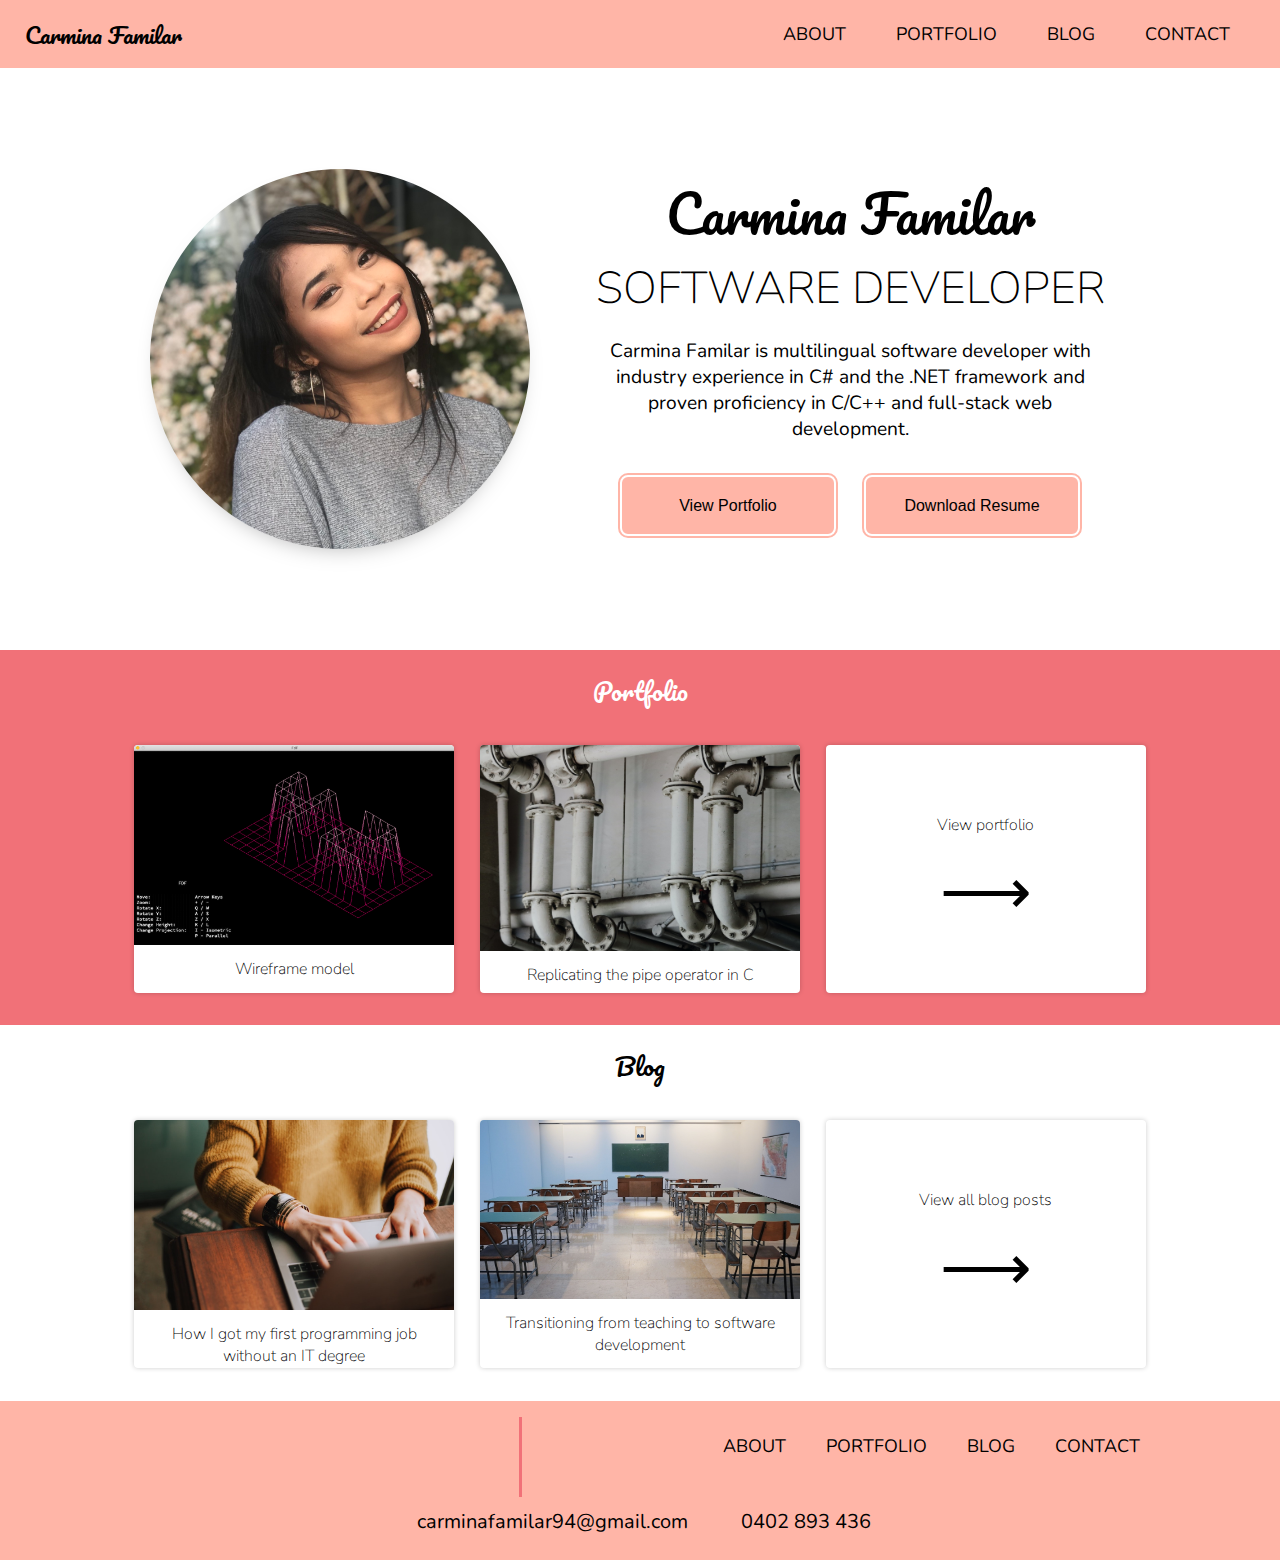
<file: src/index.html>
<!DOCTYPE html>
<html lang="en">
<head>
    <meta charset="UTF-8">
    <meta http-equiv="X-UA-Compatible" content="IE=edge">
    <meta name="viewport" content="width=device-width, initial-scale=1.0">
    <title>Carmina Familar - Software Developer - Home</title>
    <link rel="stylesheet" href="./styles/pages/home.css">
    
    <!-- Favicon -->
    <link rel="apple-touch-icon" sizes="180x180" href="./images/favicon/apple-touch-icon.png">
    <link rel="icon" type="image/png" sizes="32x32" href="./images/favicon/favicon-32x32.png">
    <link rel="icon" type="image/png" sizes="16x16" href="./images/favicon/favicon-16x16.png">
    <link rel="manifest" href="./images/favicon/site.webmanifest">
   
    <!-- Font Awesome -->
    <link
        rel="stylesheet"
        href="https://cdnjs.cloudflare.com/ajax/libs/font-awesome/6.3.0/css/all.min.css"
        integrity="sha512-SzlrxWUlpfuzQ+pcUCosxcglQRNAq/DZjVsC0lE40xsADsfeQoEypE+enwcOiGjk/bSuGGKHEyjSoQ1zVisanQ=="
        crossorigin="anonymous"
        referrerpolicy="no-referrer"
    />
    
    <!-- Google Fonts -->
    <link rel="preconnect" href="https://fonts.googleapis.com">
    <link rel="preconnect" href="https://fonts.gstatic.com" crossorigin>
    <link href="https://fonts.googleapis.com/css2?family=Nunito&family=Pacifico&display=swap" rel="stylesheet">
</head>
<body>
    <header>
        <section class="logo">
            <a href="../index.html">
                Carmina Familar
            </a>
        </section>
        <nav class="navbar">
            <input type="checkbox" class="toggle-menu"/>
            <section class="hamburger"></section>
            <ul class="menu">
                <li><a href="./pages/about.html">ABOUT</a></li>
                <li><a href="./pages/portfolio.html">PORTFOLIO</a></li>
                <li><a href="./pages/blog.html">BLOG</a></li>
                <li><a href="./pages/contact.html">CONTACT</a></li>
            </ul>
        </nav> 
    </header>

    <main>
        <section class="home-section">
            <figure>
                <img id="profile-picture" src="./images/profile-pic.jpg" alt="Profile Picture">
            </figure>
            <section class="home-body">
                <h1>Carmina Familar</h1>
                <h2>SOFTWARE DEVELOPER</h2>
                <p>Carmina Familar is multilingual software developer with industry experience in C# and the .NET framework and proven proficiency in C/C++ and full-stack web development. </p>
                <section class="button-items">
                    <a href="./pages/portfolio.html"><button class="home-section-button">View Portfolio</button></a>
                    <a href="./files/Carmina_s_Resume.pdf" download><button class="home-section-button">Download Resume</button></a>
                </section>
            </section>
        </section>
        <section class="portfolio heading">
            <h2>Portfolio</h2>
        </section>
        <article class="portfolio posts">
            <a href="./pages/portfolio/wireframing-project-in-c.html">
                <section class="portfolio items">
                    <img
                        class="portfolio-image"
                        src="./images/Wireframe.png"
                        alt="Wireframe model"
                    />
                    <h3>Wireframe model</h3>
                </section>
            </a>
            <a href="./pages/portfolio/replicating-the-pipe-operator-in-c.html">
                <section class="portfolio items">
                    <img
                        class="portfolio-image"
                        src="./images/pipe.jpg"
                        alt="Replicating the pipe operator in C"
                    />
                    <h3>Replicating the pipe operator in C</h3>
                </section>
            </a>
            <a href="./pages/portfolio.html">
                <section class="portfolio items">
                    <h3>View portfolio</h3>
                    <p>&#10230</p>
                </section>
            </a>
            <section class="portfolio empty-child">
                <p></p>
            </section>
        </article>
        <section class="blog heading">
            <h2>Blog</h2>
        </section>
        <article class="blog posts">
            <a href="./pages/blog/how-i-got-my-first-programming-job.html">
                <section class="blog items">
                    <img src="./images/computer.jpg" alt="How I got my first programming job without an IT degree"/>
                    <h3>How I got my first programming job without an IT degree</h3>
                </section>
            </a>
            <a href="./pages/blog/transitioning-from-teaching-to-software-development.html">
                <section class="blog items">
                    <img src="./images/classroom.jpg" alt="Empty classroom"/>
                    <h3>Transitioning from teaching to software development</h3>
                </section>
            </a>
            <a href="./pages/blog.html">
                <section class="blog items">
                    <h3>View all blog posts</h3>
                    <p>&#10230</p>
                </section>
            </a>
            <section class="blog empty-child">
                <p></p>
            </section>
        </article>
    </main>
    <footer>
        <section class="social-media-logos">
            <a href="https://github.com/CarminaF" target="_blank">
                <i class="fab fa-github fa-3x" alt="Github Link"></i>
            </a>
            <a href="https://www.linkedin.com/in/carmina-familar/" target="_blank">
                <i class="fa-brands fa-linkedin fa-3x" alt="LinkedIn Link"></i>
            </a>
        </section>
        <section class="line-separator"></section>
        <nav class="footer-nav">
            <ul>
                <li><a href="./pages/about.html">ABOUT</a></li>
                <li><a href="./pages/portfolio.html">PORTFOLIO</a></li>
                <li><a href="./pages/blog.html">BLOG</a></li>
                <li><a href="./pages/contact.html">CONTACT</a></li>
            </ul>
        </nav>
        <section class="contact-details">
            <section class="contact-detail-items">
                <i class="fa-solid fa-envelope"></i>
                <p class="contact-details-text">carminafamilar94@gmail.com</p>
            </section>
            <section class="contact-detail-items">
                <i class="fa-solid fa-phone"></i>
                <p class="contact-details-text">0402 893 436</p>
            </section>
        </section>
    </footer>
</body>
</html>
</file>
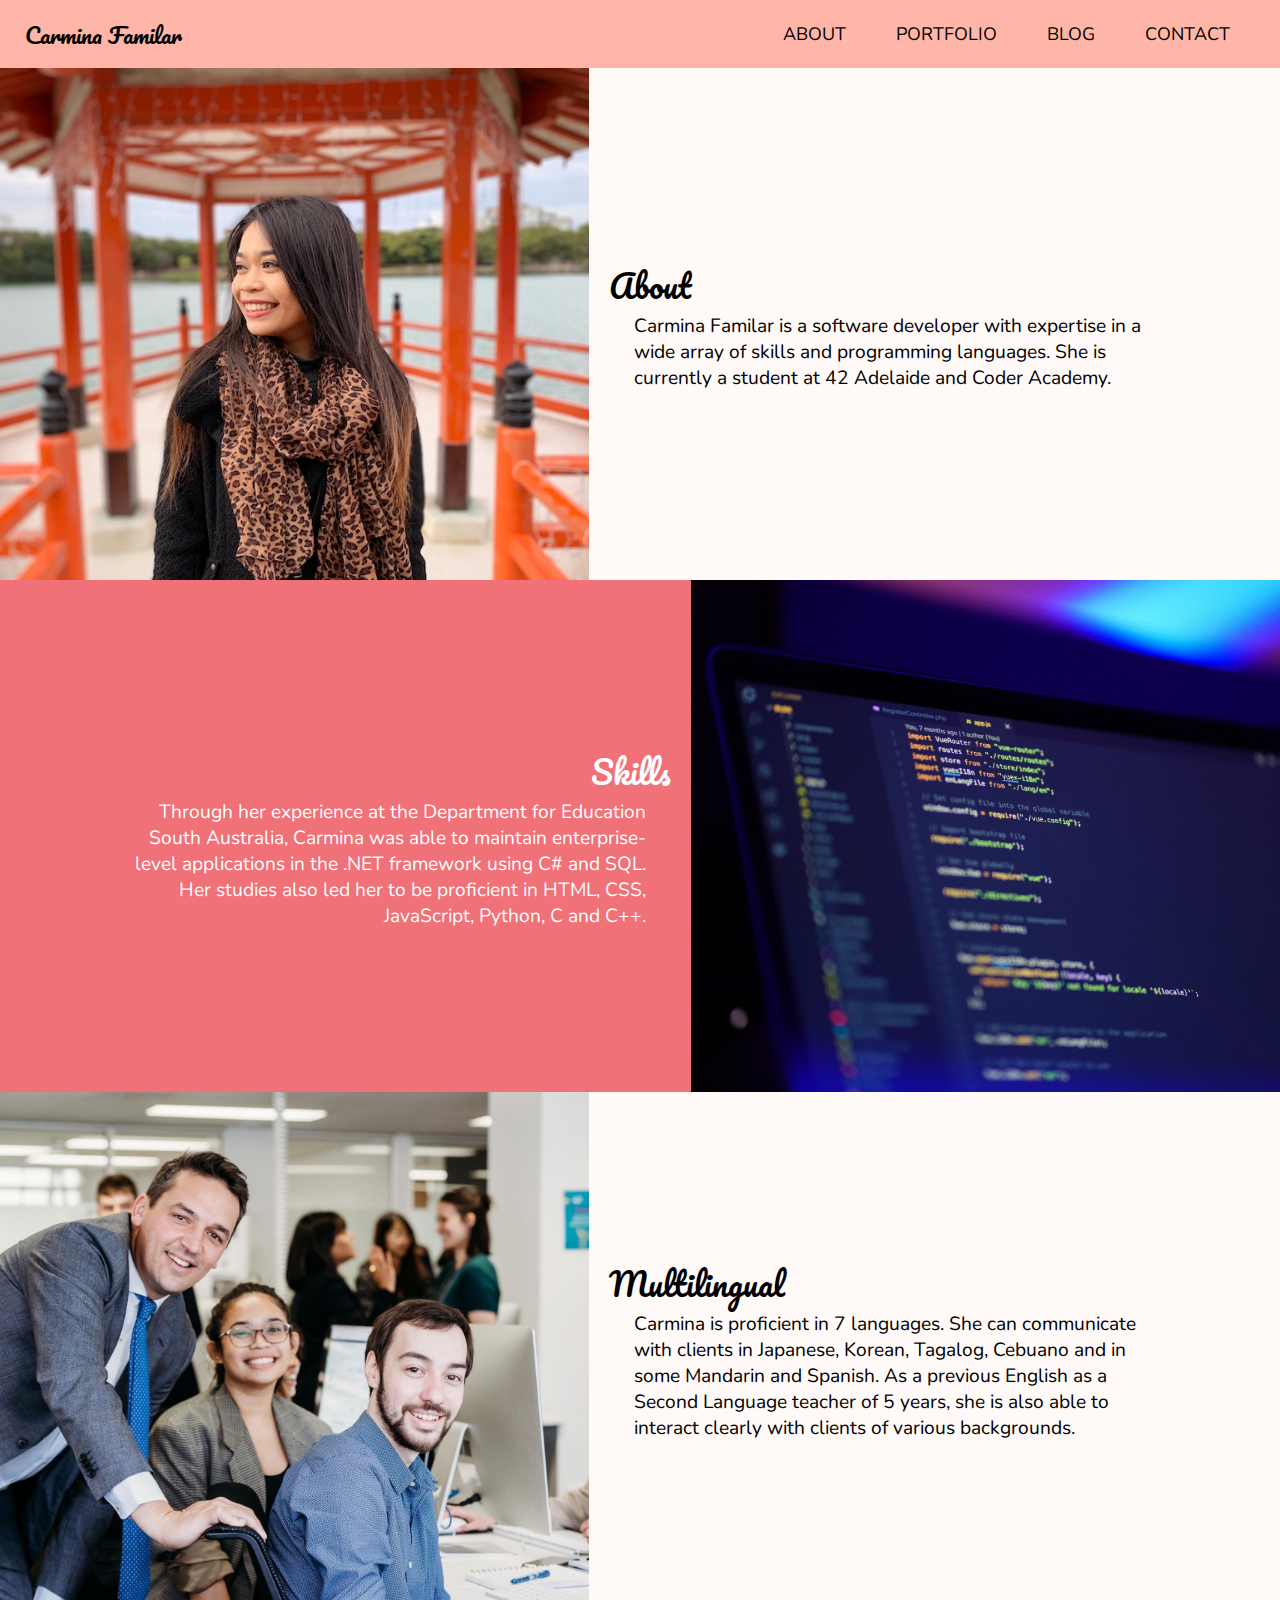
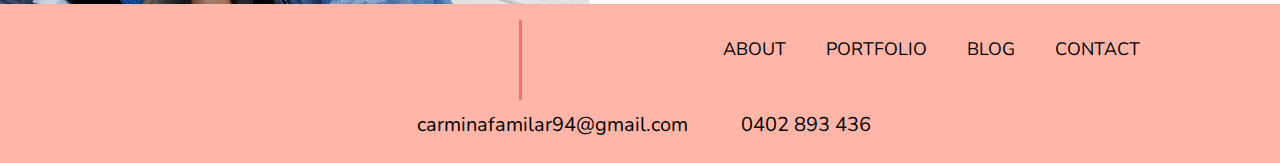
<file: src/pages/about.html>
<!DOCTYPE html>
<html lang="en">
<head>
    <meta charset="UTF-8">
    <meta http-equiv="X-UA-Compatible" content="IE=edge">
    <meta name="viewport" content="width=device-width, initial-scale=1.0">
    <title>About - Carmina Familar - Software Developer</title>
    <link rel="stylesheet" href="../styles/pages/about.css">
    
    <!-- Favicon -->
    <link rel="apple-touch-icon" sizes="180x180" href="../images/favicon/apple-touch-icon.png">
    <link rel="icon" type="image/png" sizes="32x32" href="../images/favicon/favicon-32x32.png">
    <link rel="icon" type="image/png" sizes="16x16" href="../images/favicon/favicon-16x16.png">
    <link rel="manifest" href="../images/favicon/site.webmanifest">

    <!-- Font Awesome -->
    <link
        rel="stylesheet"
        href="https://cdnjs.cloudflare.com/ajax/libs/font-awesome/6.3.0/css/all.min.css"
        integrity="sha512-SzlrxWUlpfuzQ+pcUCosxcglQRNAq/DZjVsC0lE40xsADsfeQoEypE+enwcOiGjk/bSuGGKHEyjSoQ1zVisanQ=="
        crossorigin="anonymous"
        referrerpolicy="no-referrer"
    />

    <!-- Google Fonts -->
    <link rel="preconnect" href="https://fonts.googleapis.com">
    <link rel="preconnect" href="https://fonts.gstatic.com" crossorigin>
    <link href="https://fonts.googleapis.com/css2?family=Nunito&family=Pacifico&display=swap" rel="stylesheet">
</head>
<body>
    <header>
        <section class="logo">
            <a href="../index.html">
                Carmina Familar
            </a>
        </section>
        <nav class="navbar">
            <input type="checkbox" class="toggle-menu"/>
            <section class="hamburger"></section>
            <ul class="menu">
                <li><a href="./about.html">ABOUT</a></li>
                <li><a href="./portfolio.html">PORTFOLIO</a></li>
                <li><a href="./blog.html">BLOG</a></li>
                <li><a href="./contact.html">CONTACT</a></li>
            </ul>
        </nav>    
    </header>
    <main>
        <section class="figure-and-article">
            <figure class="img-section">
                <img src="../images/carmina.JPG" alt="Photograph of Carmina in front of Japanese architecture">
            </figure>
            <article>
                <h2>About</h2>
                <p>Carmina Familar is a software developer with expertise in a wide array of skills and programming languages. She is currently a student at 42 Adelaide and Coder Academy.</p>
            </article>
        </section>
        <section class="figure-and-article">
            <figure class="img-section">
                <img src="../images/programmingscreen.jpg" alt="Programming screen">
            </figure>
            <article>
                <h2>Skills</h2>
                <p>Through her experience at the Department for Education South Australia, Carmina  was able to maintain enterprise-level applications in the .NET framework using C# and SQL. Her studies also led her to be proficient in HTML, CSS, JavaScript, Python, C and C++.</p>
            </article>
        </section>
        <section class="figure-and-article">
            <figure class="img-section">
                <img src="../images/IT.JPG" alt="Photo of 3 people including author in front of a computer">
            </figure>
            <article>
                <h2>Multilingual</h2>
                <p>Carmina is proficient  in 7 languages. She can communicate with clients in Japanese, Korean, Tagalog, Cebuano and in some Mandarin and Spanish. As a previous English as a Second Language teacher of 5 years, she is also able to interact clearly with clients of various backgrounds.</p>
            </article>
        </section>
    </main>
    <footer>
        <section class="social-media-logos">
            <a href="https://github.com/CarminaF" target="_blank">
                <i class="fab fa-github fa-3x" alt="Github Link"></i>
            </a>
            <a href="https://www.linkedin.com/in/carmina-familar/" target="_blank">
                <i class="fa-brands fa-linkedin fa-3x" alt="LinkedIn Link"></i>
            </a>
        </section>
        <section class="line-separator"></section>
        <nav class="footer-nav">
            <ul>
                <li><a href="../pages/about.html">ABOUT</a></li>
                <li><a href="../pages/portfolio.html">PORTFOLIO</a></li>
                <li><a href="../pages/blog.html">BLOG</a></li>
                <li><a href="../pages/contact.html">CONTACT</a></li>
            </ul>
        </nav>
        <section class="contact-details">
            <section class="contact-detail-items">
                <i class="fa-solid fa-envelope"></i>
                <p class="contact-details-text">carminafamilar94@gmail.com</p>
            </section>
            <section class="contact-detail-items">
                <i class="fa-solid fa-phone"></i>
                <p class="contact-details-text">0402 893 436</p>
            </section>
        </section>
        </section>
    </footer>
</body>
</html>
</file>
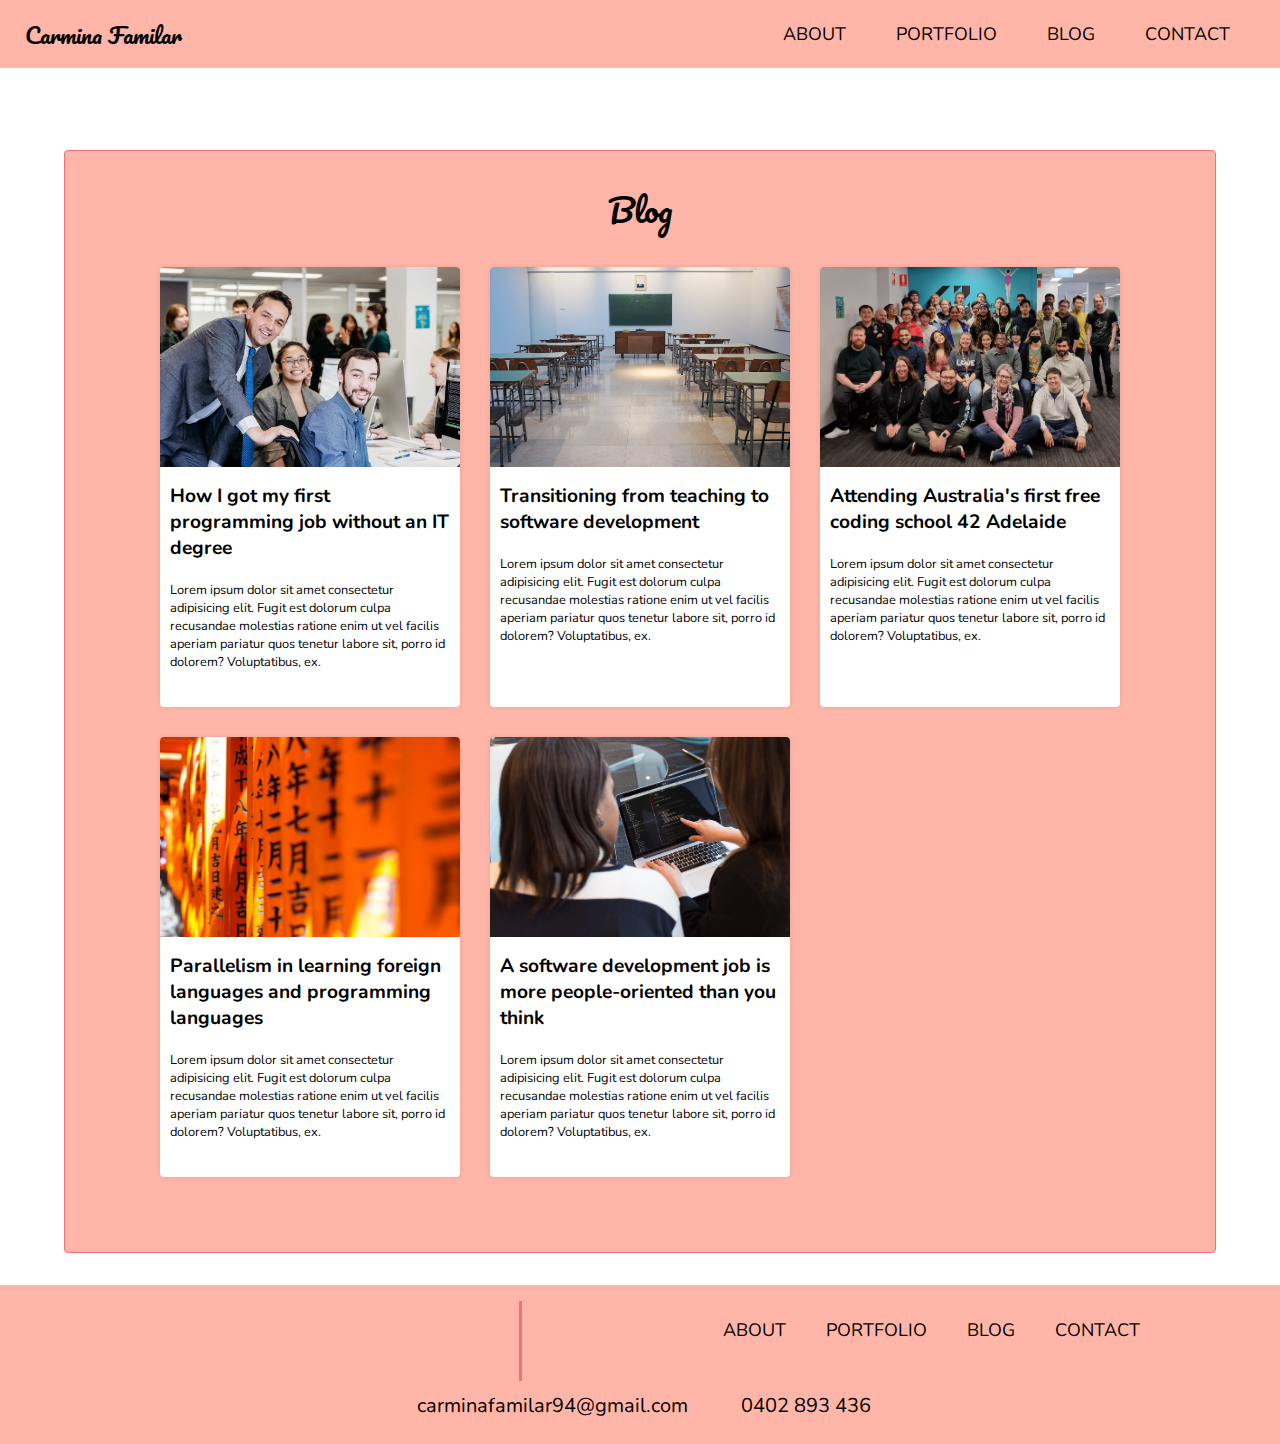
<file: src/pages/blog.html>
<!DOCTYPE html>
<html lang="en">
<head>
    <meta charset="UTF-8">
    <meta http-equiv="X-UA-Compatible" content="IE=edge">
    <meta name="viewport" content="width=device-width, initial-scale=1.0">
    <title>Blog - Carmina Familar - Software Developer</title>
    <link rel="stylesheet" href="../styles/pages/blog.css">
    
    <!-- Favicon -->
    <link rel="apple-touch-icon" sizes="180x180" href="../images/favicon/apple-touch-icon.png">
    <link rel="icon" type="image/png" sizes="32x32" href="../images/favicon/favicon-32x32.png">
    <link rel="icon" type="image/png" sizes="16x16" href="../images/favicon/favicon-16x16.png">
    <link rel="manifest" href="../images/favicon/site.webmanifest">

    <!-- Font Awesome -->
    <link
        rel="stylesheet"
        href="https://cdnjs.cloudflare.com/ajax/libs/font-awesome/6.3.0/css/all.min.css"
        integrity="sha512-SzlrxWUlpfuzQ+pcUCosxcglQRNAq/DZjVsC0lE40xsADsfeQoEypE+enwcOiGjk/bSuGGKHEyjSoQ1zVisanQ=="
        crossorigin="anonymous"
        referrerpolicy="no-referrer"
    />

    <!-- Google Fonts -->
    <link rel="preconnect" href="https://fonts.googleapis.com">
    <link rel="preconnect" href="https://fonts.gstatic.com" crossorigin>
    <link href="https://fonts.googleapis.com/css2?family=Nunito&family=Pacifico&display=swap" rel="stylesheet">
</head>
<body>
    <header>
        <section class="logo">
            <a href="../index.html">
                Carmina Familar
            </a>
        </section>
        <nav class="navbar">
            <input type="checkbox" class="toggle-menu"/>
            <section class="hamburger"></section>
            <ul class="menu">
                <li><a href="./about.html">ABOUT</a></li>
                <li><a href="./portfolio.html">PORTFOLIO</a></li>
                <li><a href="./blog.html">BLOG</a></li>
                <li><a href="./contact.html">CONTACT</a></li>
            </ul>
        </nav> 
    </header>
    <main>  
       <section class="row">
            <section class="heading">
                <h1>Blog</h1>
            </section>
            <section class="article-container">
                <article class="post-container">
                    <section class="post">
                        <img src="../images/IT.JPG" alt="Three people including the author in front of the computer smiling at the camera">
                        <h4>
                            <a href="../pages/blog/how-i-got-my-first-programming-job.html">
                                How I got my first programming job without an IT degree
                            </a>
                        </h4>
                        <p>Lorem ipsum dolor sit amet consectetur adipisicing elit. Fugit est dolorum culpa recusandae molestias ratione enim ut vel facilis aperiam pariatur quos tenetur labore sit, porro id dolorem? Voluptatibus, ex.</p>
                    </section>
                </article>
                <article class="post-container">
                    <section class="post">
                        <img src="../images/classroom.jpg" alt="Empty classroom">
                        <h4>
                            <a href="../pages/blog/transitioning-from-teaching-to-software-development.html">
                                Transitioning from teaching to software development
                            </a>
                        </h4>
                        <p>Lorem ipsum dolor sit amet consectetur adipisicing elit. Fugit est dolorum culpa recusandae molestias ratione enim ut vel facilis aperiam pariatur quos tenetur labore sit, porro id dolorem? Voluptatibus, ex.</p>
                    </section>
                </article>
                <article class="post-container">
                    <section class="post">
                        <img src="../images/42Adelaide.JPG" alt="Group photo of students at 42 Adelaide">
                        <h4>
                            <a href="../pages/blog/attending-australias-first-free-coding-school-42-adelaide.html">
                                Attending Australia&#39s first free coding school 42 Adelaide
                            </a>
                        </h4>
                        <p>Lorem ipsum dolor sit amet consectetur adipisicing elit. Fugit est dolorum culpa recusandae molestias ratione enim ut vel facilis aperiam pariatur quos tenetur labore sit, porro id dolorem? Voluptatibus, ex.</p>
                    </section>
                </article>
                <article class="post-container">
                    <section class="post">
                        <img src="../images/japanesecharacters.jpg" alt="Japanese tori gates with Japanese characters">
                        <h4>
                            <a href="../pages/blog/learning-foreign-languages-and-programming-languages.html">
                                Parallelism in learning foreign languages and programming languages
                            </a>
                        </h4>
                        <p>Lorem ipsum dolor sit amet consectetur adipisicing elit. Fugit est dolorum culpa recusandae molestias ratione enim ut vel facilis aperiam pariatur quos tenetur labore sit, porro id dolorem? Voluptatibus, ex.</p>
                    </section>
                </article>
                <article class="post-container">
                    <section class="post">
                        <img src="../images/people oriented.jpg" alt="Stock image of two people looking at an open laptop">
                        <h4>
                            <a href="../pages/blog/software-development-is-more-people-oriented-than-you-think.html">
                                A software development job is more people-oriented than you think
                            </a>
                        </h4>
                        <p>Lorem ipsum dolor sit amet consectetur adipisicing elit. Fugit est dolorum culpa recusandae molestias ratione enim ut vel facilis aperiam pariatur quos tenetur labore sit, porro id dolorem? Voluptatibus, ex.</p>
                    </section>
                </article>
                <section class="empty-child"><section>
            </section>
        </section>
       </section>
       
    </main>
    <footer>
        <section class="social-media-logos">
            <a href="https://github.com/CarminaF" target="_blank">
                <i class="fab fa-github fa-3x" alt="Github Link"></i>
            </a>
            <a href="https://www.linkedin.com/in/carmina-familar/" target="_blank">
                <i class="fa-brands fa-linkedin fa-3x" alt="LinkedIn Link"></i>
            </a>
        </section>
        <section class="line-separator"></section>
        <nav class="footer-nav">
            <ul>
                <li><a href="../pages/about.html">ABOUT</a></li>
                <li><a href="../pages/portfolio.html">PORTFOLIO</a></li>
                <li><a href="../pages/blog.html">BLOG</a></li>
                <li><a href="../pages/contact.html">CONTACT</a></li>
            </ul>
        </nav>
        <section class="contact-details">
            <section class="contact-detail-items">
                <i class="fa-solid fa-envelope"></i>
                <p class="contact-details-text">carminafamilar94@gmail.com</p>
            </section>
            <section class="contact-detail-items">
                <i class="fa-solid fa-phone"></i>
                <p class="contact-details-text">0402 893 436</p>
            </section>
        </section>
    </footer>
</body>
</html>
</file>
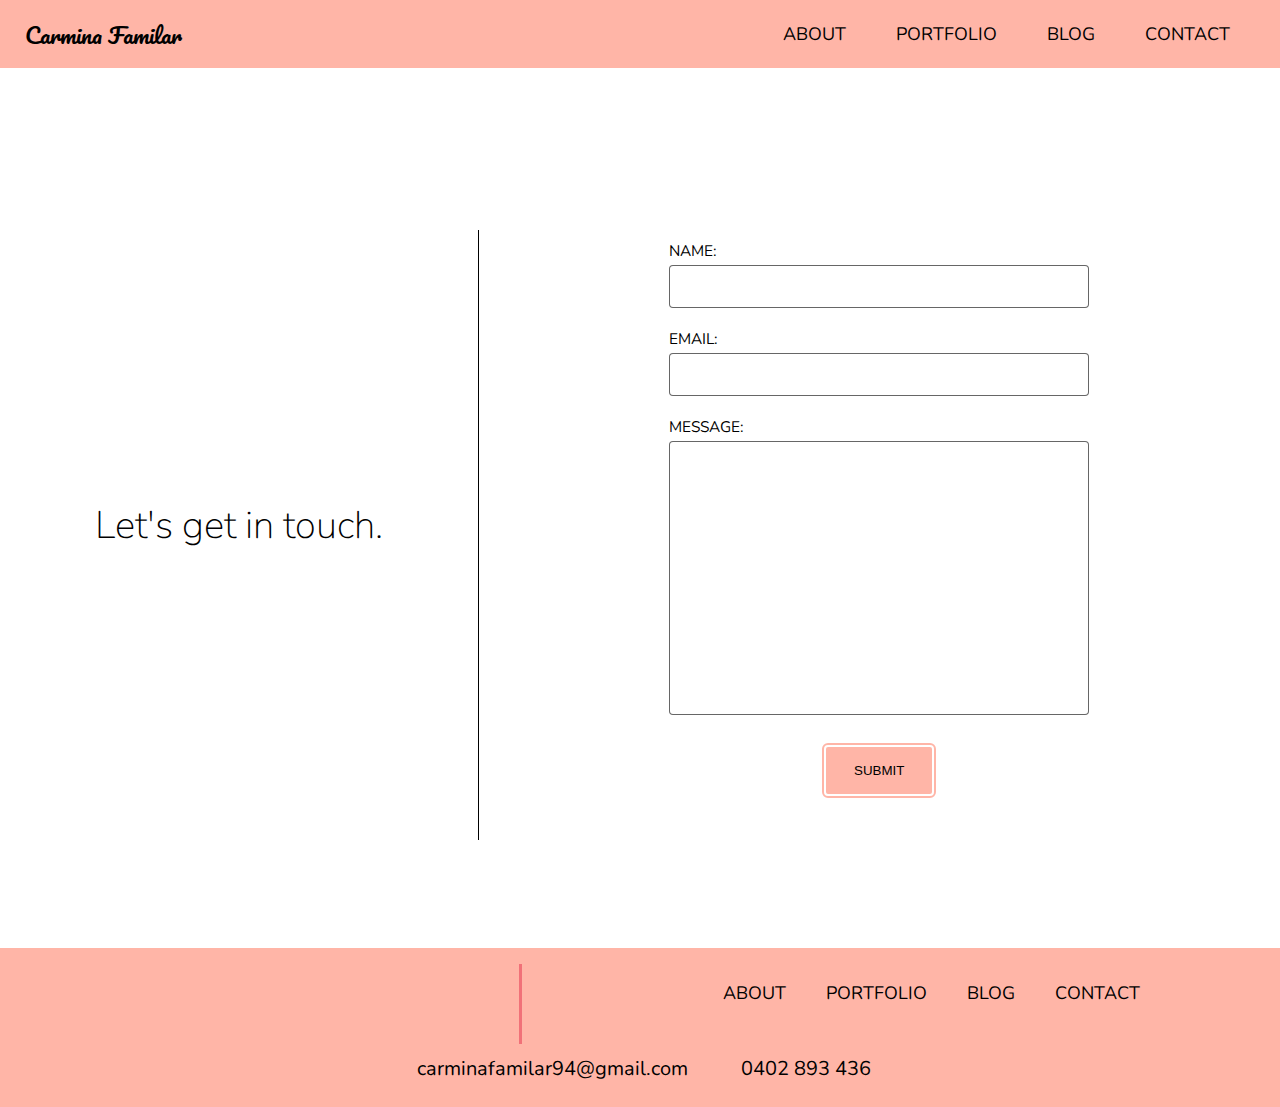
<file: src/pages/contact.html>
<!DOCTYPE html>
<html lang="en">
<head>
    <meta charset="UTF-8">
    <meta http-equiv="X-UA-Compatible" content="IE=edge">
    <meta name="viewport" content="width=device-width, initial-scale=1.0">
    <title>Contact - Carmina Familar - Software Developer</title>
    <link rel="stylesheet" href="../styles/pages/contact.css">
    
    <!-- Favicon -->
    <link rel="apple-touch-icon" sizes="180x180" href="../images/favicon/apple-touch-icon.png">
    <link rel="icon" type="image/png" sizes="32x32" href="../images/favicon/favicon-32x32.png">
    <link rel="icon" type="image/png" sizes="16x16" href="../images/favicon/favicon-16x16.png">
    <link rel="manifest" href="../images/favicon/site.webmanifest">

    <!-- Font Awesome -->
    <link
        rel="stylesheet"
        href="https://cdnjs.cloudflare.com/ajax/libs/font-awesome/6.3.0/css/all.min.css"
        integrity="sha512-SzlrxWUlpfuzQ+pcUCosxcglQRNAq/DZjVsC0lE40xsADsfeQoEypE+enwcOiGjk/bSuGGKHEyjSoQ1zVisanQ=="
        crossorigin="anonymous"
        referrerpolicy="no-referrer"
    />

    <!-- Google Fonts -->
    <link rel="preconnect" href="https://fonts.googleapis.com">
    <link rel="preconnect" href="https://fonts.gstatic.com" crossorigin>
    <link href="https://fonts.googleapis.com/css2?family=Nunito&family=Pacifico&display=swap" rel="stylesheet">
</head>
<body>
    <header>
        <section class="logo">
            <a href="../index.html">
                Carmina Familar
            </a>
        </section>
        <nav class="navbar">
            <input type="checkbox" class="toggle-menu"/>
            <section class="hamburger"></section>
            <ul class="menu">
                <li><a href="./about.html">ABOUT</a></li>
                <li><a href="./portfolio.html">PORTFOLIO</a></li>
                <li><a href="./blog.html">BLOG</a></li>
                <li><a href="./contact.html">CONTACT</a></li>
            </ul>
        </nav> 
    </header>
    <main>
        <h1>Let's get in touch.</h1>
        <section class="form-line-separator"></section>
        <form>
            <section class="form-elements">
                <label for="form-name">NAME: </label>
                <input class="form-input" id="form-name"/>
            </section>
            <section class="form-elements">
                <label for="form-email">EMAIL: </label>
                <input class="form-input" id="form-email"/>
            </section>
            <section class="form-elements">
                <label for="form-text-area">MESSAGE: </label>
                <textarea 
                    rows="12" 
                    class="form-input" 
                    id="form-text-area"></textarea>
            </section>
            <section class="button-section">
                <button id="submit">SUBMIT</button>
            </section>
        </form>
    </main>
    <footer>
        <section class="social-media-logos">
            <a href="https://github.com/CarminaF" target="_blank">
                <i class="fab fa-github fa-3x" alt="Github Link"></i>
            </a>
            <a href="https://www.linkedin.com/in/carmina-familar/" target="_blank">
                <i class="fa-brands fa-linkedin fa-3x" alt="LinkedIn Link"></i>
            </a>
        </section>
        <section class="line-separator"></section>
        <nav class="footer-nav">
            <ul>
                <li><a href="../pages/about.html">ABOUT</a></li>
                <li><a href="../pages/portfolio.html">PORTFOLIO</a></li>
                <li><a href="../pages/blog.html">BLOG</a></li>
                <li><a href="../pages/contact.html">CONTACT</a></li>
            </ul>
        </nav>
        <section class="contact-details">
            <section class="contact-detail-items">
                <i class="fa-solid fa-envelope"></i>
                <p class="contact-details-text">carminafamilar94@gmail.com</p>
            </section>
            <section class="contact-detail-items">
                <i class="fa-solid fa-phone"></i>
                <p class="contact-details-text">0402 893 436</p>
            </section>
        </section>
    </footer>
</body>
</html>
</file>
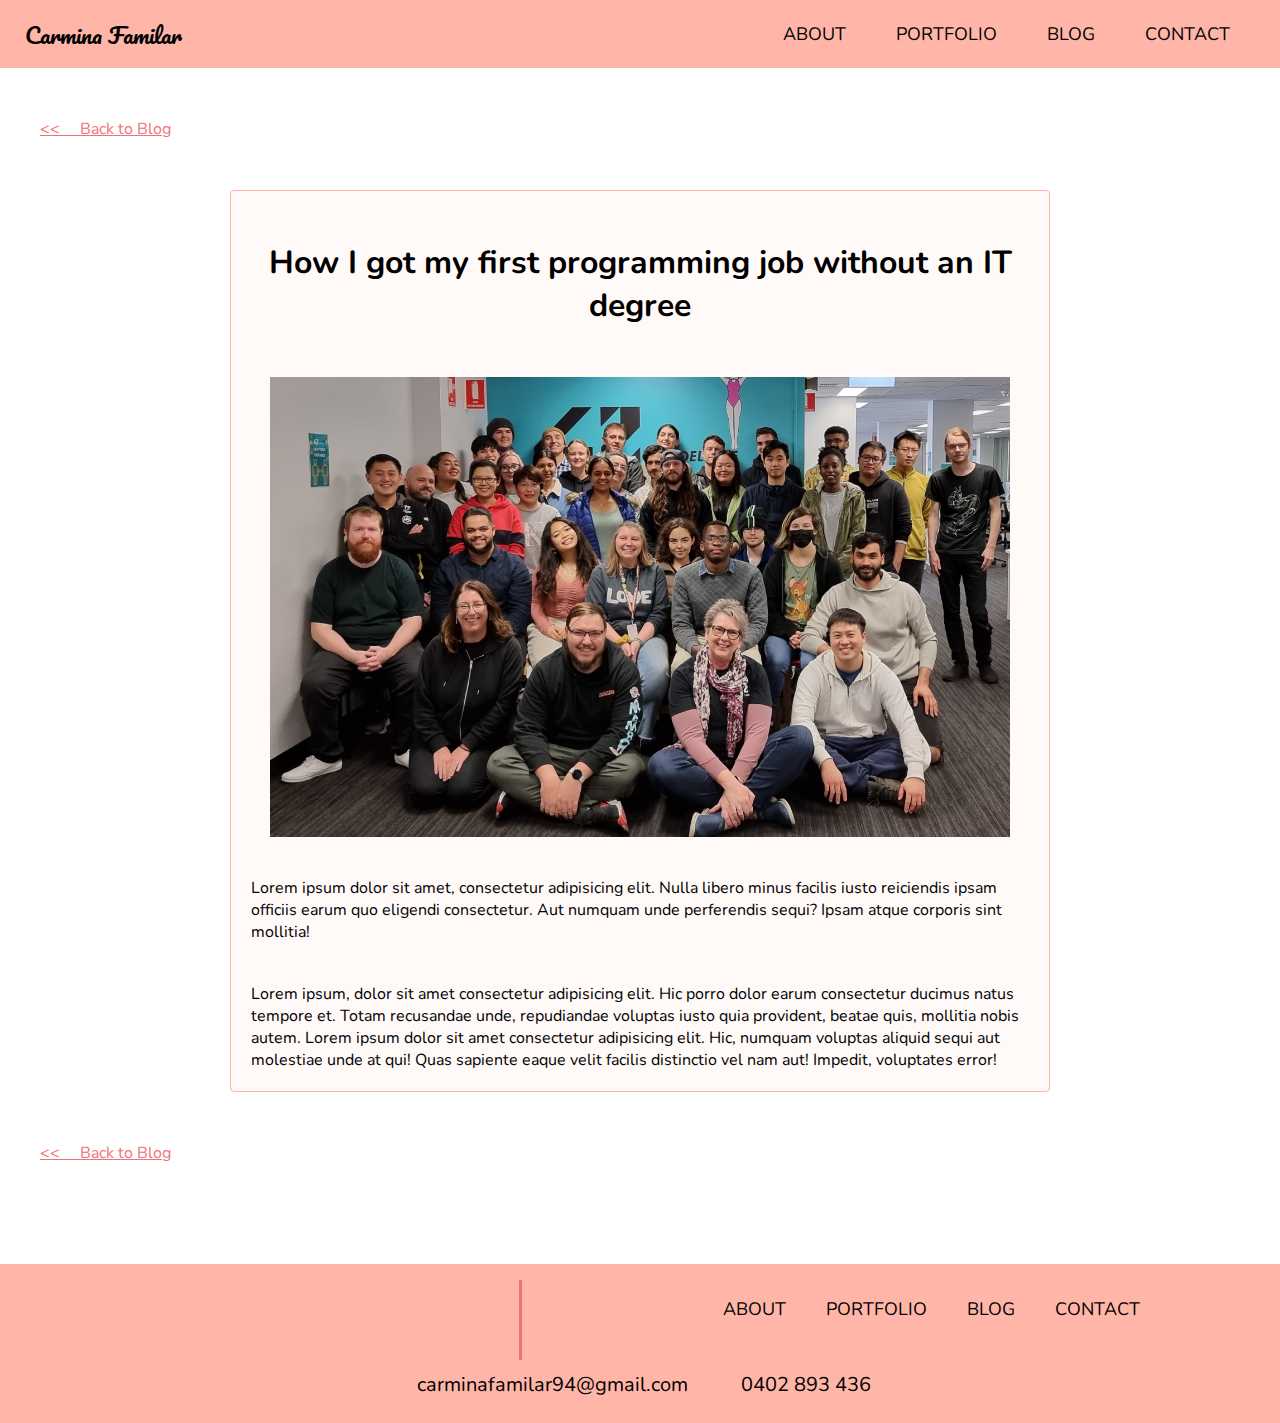
<file: src/pages/blog/attending-australias-first-free-coding-school-42-adelaide.html>
<!DOCTYPE html>
<html lang="en">
<head>
    <meta charset="UTF-8">
    <meta http-equiv="X-UA-Compatible" content="IE=edge">
    <meta name="viewport" content="width=device-width, initial-scale=1.0">
    <title>How I got my first programming job without an IT degree - Carmina Familar - Software Developer</title>
    <link rel="stylesheet" href="../../styles/pages/blog/blogposts.css">
    
    <!-- Favicon -->
    <link rel="apple-touch-icon" sizes="180x180" href="../../images/favicon/apple-touch-icon.png">
    <link rel="icon" type="image/png" sizes="32x32" href="../../images/favicon/favicon-32x32.png">
    <link rel="icon" type="image/png" sizes="16x16" href="../../images/favicon/favicon-16x16.png">
    <link rel="manifest" href="../../images/favicon/site.webmanifest">

    <!-- Font Awesome -->
    <link
        rel="stylesheet"
        href="https://cdnjs.cloudflare.com/ajax/libs/font-awesome/6.3.0/css/all.min.css"
        integrity="sha512-SzlrxWUlpfuzQ+pcUCosxcglQRNAq/DZjVsC0lE40xsADsfeQoEypE+enwcOiGjk/bSuGGKHEyjSoQ1zVisanQ=="
        crossorigin="anonymous"
        referrerpolicy="no-referrer"
    />

    <!-- Google Fonts -->
    <link rel="preconnect" href="https://fonts.googleapis.com">
    <link rel="preconnect" href="https://fonts.gstatic.com" crossorigin>
    <link href="https://fonts.googleapis.com/css2?family=Nunito&family=Pacifico&display=swap" rel="stylesheet">
</head>
<body>
    <header>
        <section class="logo">
            <a href="../../index.html">
                Carmina Familar
            </a>
        </section>
        <nav class="navbar">
            <input type="checkbox" class="toggle-menu"/>
            <section class="hamburger"></section>
            <ul class="menu">
                <li><a href="../../pages/about.html">ABOUT</a></li>
                <li><a href="../../pages/portfolio.html">PORTFOLIO</a></li>
                <li><a href="../../pages/blog.html">BLOG</a></li>
                <li><a href="../../pages/contact.html">CONTACT</a></li>
            </ul>
        </nav>
    </header>
    <main>
        <a href="../blog.html"> &lt;&lt;&nbsp;&nbsp;&nbsp;&nbsp; Back to Blog</a>
        <article>
            
            <h1>
                How I got my first programming job without an IT degree
            </h1>
            <img src="../../images/42Adelaide.JPG" alt="Group photo of students at 42 Adelaide">
            <p>
                Lorem ipsum dolor sit amet, consectetur adipisicing elit. Nulla libero minus facilis iusto reiciendis ipsam officiis earum quo eligendi consectetur. Aut numquam unde perferendis sequi? Ipsam atque corporis sint mollitia!
            </p>
            <p>
                Lorem ipsum, dolor sit amet consectetur adipisicing elit. Hic porro dolor earum consectetur ducimus natus tempore et. Totam recusandae unde, repudiandae voluptas iusto quia provident, beatae quis, mollitia nobis autem. Lorem ipsum dolor sit amet consectetur adipisicing elit. Hic, numquam voluptas aliquid sequi aut molestiae unde at qui! Quas sapiente eaque velit facilis distinctio vel nam aut! Impedit, voluptates error!
            </p>
        </article>
        <a href="../blog.html"> &lt;&lt;&nbsp;&nbsp;&nbsp;&nbsp; Back to Blog</a>
    </main>
    <footer>
        <section class="social-media-logos">
            <a href="https://github.com/CarminaF" target="_blank">
                <i class="fab fa-github fa-3x" alt="Github Link"></i>
            </a>
            <a href="https://www.linkedin.com/in/carmina-familar/" target="_blank">
                <i class="fa-brands fa-linkedin fa-3x" alt="LinkedIn Link"></i>
            </a>
        </section>
        <section class="line-separator"></section>
        <nav class="footer-nav">
            <ul>
                <li><a href="../../pages/about.html">ABOUT</a></li>
                <li><a href="../../pages/portfolio.html">PORTFOLIO</a></li>
                <li><a href="../../pages/blog.html">BLOG</a></li>
                <li><a href="../../pages/contact.html">CONTACT</a></li>
            </ul>
        </nav>
        <section class="contact-details">
            <section class="contact-detail-items">
                <i class="fa-solid fa-envelope"></i>
                <p class="contact-details-text">carminafamilar94@gmail.com</p>
            </section>
            <section class="contact-detail-items">
                <i class="fa-solid fa-phone"></i>
                <p class="contact-details-text">0402 893 436</p>
            </section>
        </section>
    </footer>
</body>
</html>
</file>
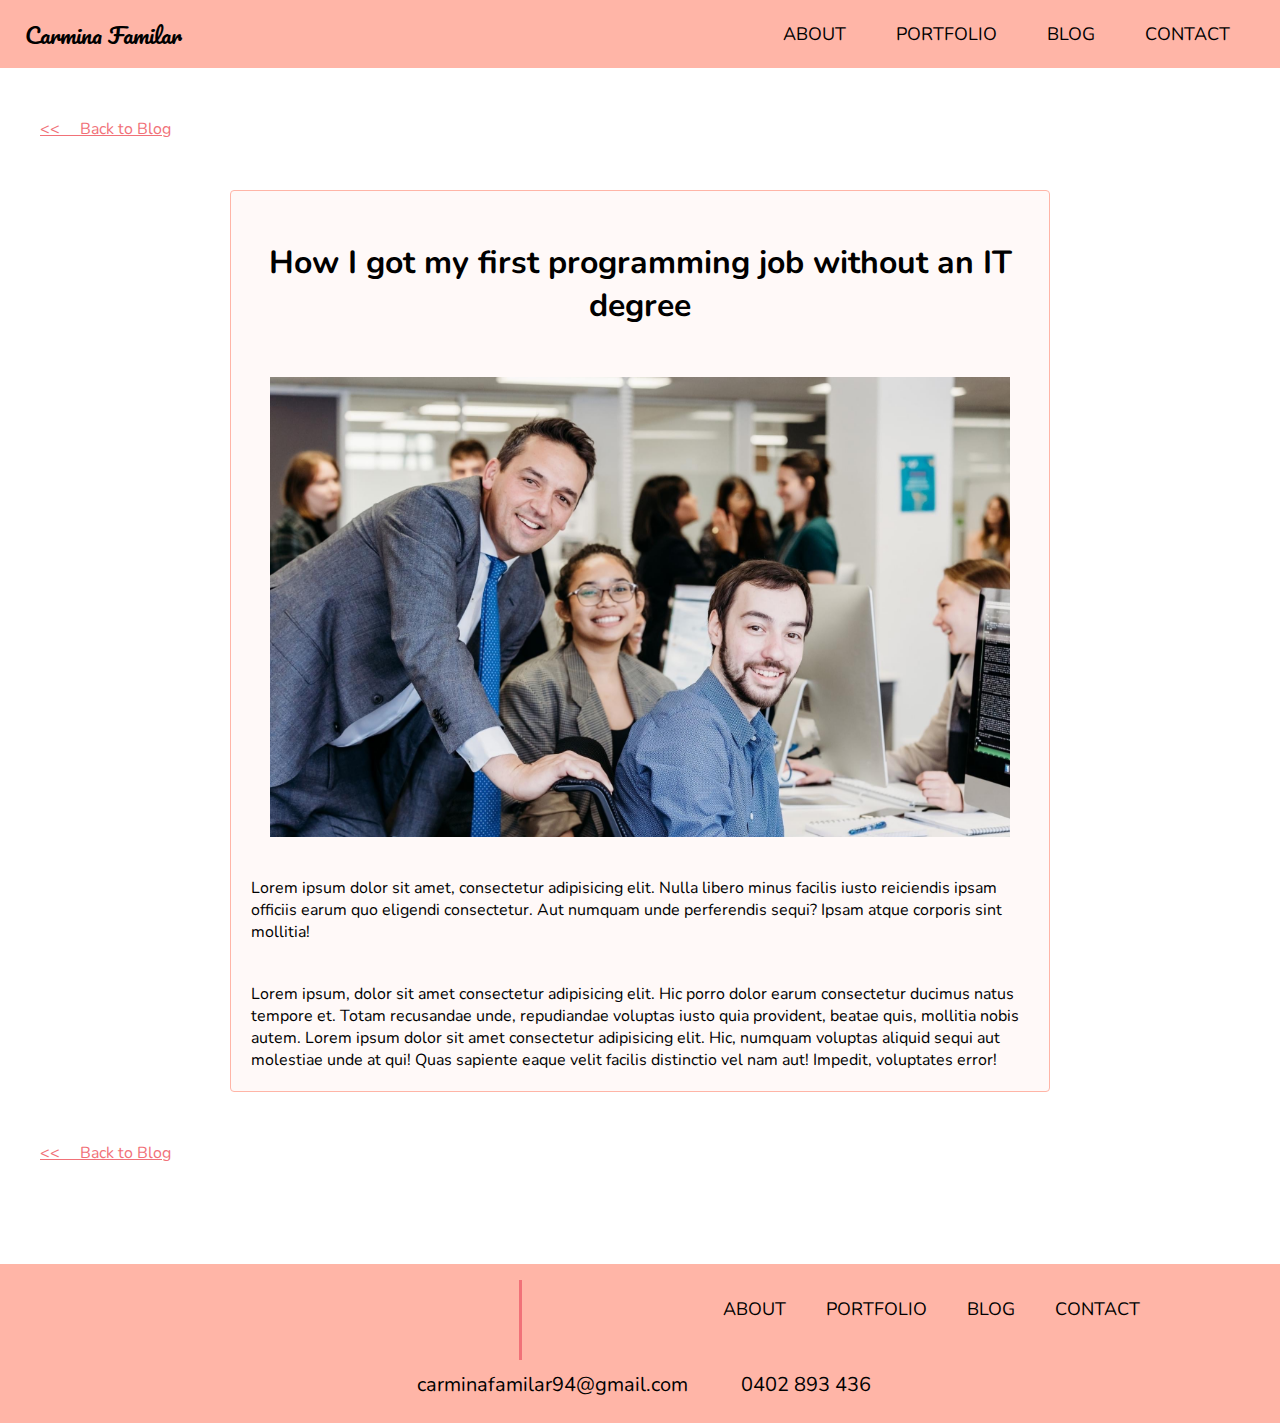
<file: src/pages/blog/how-i-got-my-first-programming-job.html>
<!DOCTYPE html>
<html lang="en">
<head>
    <meta charset="UTF-8">
    <meta http-equiv="X-UA-Compatible" content="IE=edge">
    <meta name="viewport" content="width=device-width, initial-scale=1.0">
    <title>How I got my first programming job without an IT degree - Carmina Familar - Software Developer</title>
    <link rel="stylesheet" href="../../styles/pages/blog/blogposts.css">
  
    <!-- Favicon -->
    <link rel="apple-touch-icon" sizes="180x180" href="../../images/favicon/apple-touch-icon.png">
    <link rel="icon" type="image/png" sizes="32x32" href="../../images/favicon/favicon-32x32.png">
    <link rel="icon" type="image/png" sizes="16x16" href="../../images/favicon/favicon-16x16.png">
    <link rel="manifest" href="../../images/favicon/site.webmanifest">

    <!-- Font Awesome -->
    <link
        rel="stylesheet"
        href="https://cdnjs.cloudflare.com/ajax/libs/font-awesome/6.3.0/css/all.min.css"
        integrity="sha512-SzlrxWUlpfuzQ+pcUCosxcglQRNAq/DZjVsC0lE40xsADsfeQoEypE+enwcOiGjk/bSuGGKHEyjSoQ1zVisanQ=="
        crossorigin="anonymous"
        referrerpolicy="no-referrer"
    />

    <!-- Google Fonts -->
    <link rel="preconnect" href="https://fonts.googleapis.com">
    <link rel="preconnect" href="https://fonts.gstatic.com" crossorigin>
    <link href="https://fonts.googleapis.com/css2?family=Nunito&family=Pacifico&display=swap" rel="stylesheet">
</head>
<body>
    <header>
        <section class="logo">
            <a href="../../index.html">
                Carmina Familar
            </a>
        </section>
        <nav class="navbar">
            <input type="checkbox" class="toggle-menu"/>
            <section class="hamburger"></section>
            <ul class="menu">
                <li><a href="../../pages/about.html">ABOUT</a></li>
                <li><a href="../../pages/portfolio.html">PORTFOLIO</a></li>
                <li><a href="../../pages/blog.html">BLOG</a></li>
                <li><a href="../../pages/contact.html">CONTACT</a></li>
            </ul>
        </nav>
    </header>
    <main>
        <a href="../blog.html"> &lt;&lt;&nbsp;&nbsp;&nbsp;&nbsp; Back to Blog</a>
        <article>
            
            <h1>
                How I got my first programming job without an IT degree
            </h1>
            <img src="../../images/IT.JPG" alt="Three people including the author in front of the computer smiling at the camera">
            <p>
                Lorem ipsum dolor sit amet, consectetur adipisicing elit. Nulla libero minus facilis iusto reiciendis ipsam officiis earum quo eligendi consectetur. Aut numquam unde perferendis sequi? Ipsam atque corporis sint mollitia!
            </p>
            <p>
                Lorem ipsum, dolor sit amet consectetur adipisicing elit. Hic porro dolor earum consectetur ducimus natus tempore et. Totam recusandae unde, repudiandae voluptas iusto quia provident, beatae quis, mollitia nobis autem. Lorem ipsum dolor sit amet consectetur adipisicing elit. Hic, numquam voluptas aliquid sequi aut molestiae unde at qui! Quas sapiente eaque velit facilis distinctio vel nam aut! Impedit, voluptates error!
            </p>
        </article>
        <a href="../blog.html"> &lt;&lt;&nbsp;&nbsp;&nbsp;&nbsp; Back to Blog</a>
    </main>
    <footer>
        <section class="social-media-logos">
            <a href="https://github.com/CarminaF" target="_blank">
                <i class="fab fa-github fa-3x" alt="Github Link"></i>
            </a>
            <a href="https://www.linkedin.com/in/carmina-familar/" target="_blank">
                <i class="fa-brands fa-linkedin fa-3x" alt="LinkedIn Link"></i>
            </a>
        </section>
        <section class="line-separator"></section>
        <nav class="footer-nav">
            <ul>
                <li><a href="../../pages/about.html">ABOUT</a></li>
                <li><a href="../../pages/portfolio.html">PORTFOLIO</a></li>
                <li><a href="../../pages/blog.html">BLOG</a></li>
                <li><a href="../../pages/contact.html">CONTACT</a></li>
            </ul>
        </nav>
        <section class="contact-details">
            <section class="contact-detail-items">
                <i class="fa-solid fa-envelope"></i>
                <p class="contact-details-text">carminafamilar94@gmail.com</p>
            </section>
            <section class="contact-detail-items">
                <i class="fa-solid fa-phone"></i>
                <p class="contact-details-text">0402 893 436</p>
            </section>
        </section>
    </footer>
</body>
</html>
</file>
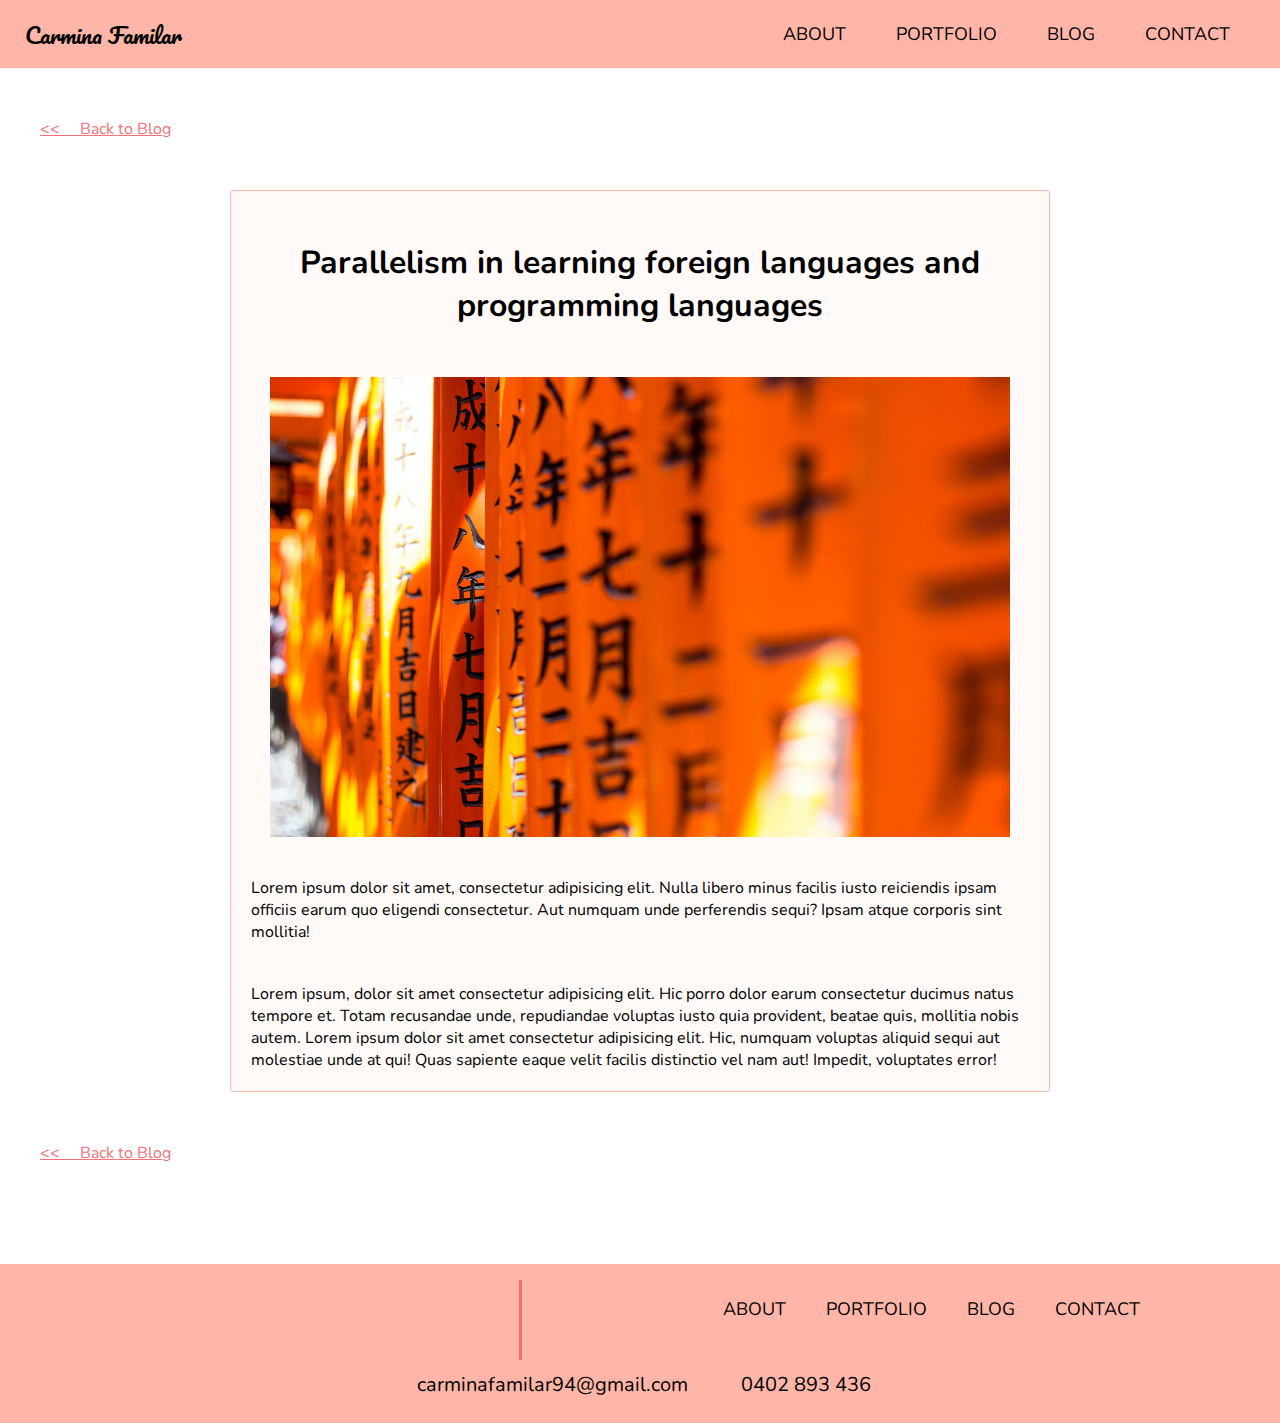
<file: src/pages/blog/learning-foreign-languages-and-programming-languages.html>
<!DOCTYPE html>
<html lang="en">
<head>
    <meta charset="UTF-8">
    <meta http-equiv="X-UA-Compatible" content="IE=edge">
    <meta name="viewport" content="width=device-width, initial-scale=1.0">
    <title>Parallelism in learning foreign languages and programming languages - Carmina Familar - Software Developer</title>
    <link rel="stylesheet" href="../../styles/pages/blog/blogposts.css">

    <!-- Favicon -->
    <link rel="apple-touch-icon" sizes="180x180" href="./images/favicon/apple-touch-icon.png">
    <link rel="icon" type="image/png" sizes="32x32" href="./images/favicon/favicon-32x32.png">
    <link rel="icon" type="image/png" sizes="16x16" href="./images/favicon/favicon-16x16.png">
    <link rel="manifest" href="/site.webmanifest">

    <!-- Font Awesome -->
    <link
        rel="stylesheet"
        href="https://cdnjs.cloudflare.com/ajax/libs/font-awesome/6.3.0/css/all.min.css"
        integrity="sha512-SzlrxWUlpfuzQ+pcUCosxcglQRNAq/DZjVsC0lE40xsADsfeQoEypE+enwcOiGjk/bSuGGKHEyjSoQ1zVisanQ=="
        crossorigin="anonymous"
        referrerpolicy="no-referrer"
    />

    <!-- Google Fonts -->
    <link rel="preconnect" href="https://fonts.googleapis.com">
    <link rel="preconnect" href="https://fonts.gstatic.com" crossorigin>
    <link href="https://fonts.googleapis.com/css2?family=Nunito&family=Pacifico&display=swap" rel="stylesheet">
</head>
<body>
    <header>
        <section class="logo">
            <a href="../../index.html">
                Carmina Familar
            </a>
        </section>
        <nav class="navbar">
            <input type="checkbox" class="toggle-menu"/>
            <section class="hamburger"></section>
            <ul class="menu">
                <li><a href="../../pages/about.html">ABOUT</a></li>
                <li><a href="../../pages/portfolio.html">PORTFOLIO</a></li>
                <li><a href="../../pages/blog.html">BLOG</a></li>
                <li><a href="../../pages/contact.html">CONTACT</a></li>
            </ul>
        </nav>
    </header>
    <main>
        <a href="../blog.html"> &lt;&lt;&nbsp;&nbsp;&nbsp;&nbsp; Back to Blog</a>
        <article>
            
            <h1>
                Parallelism in learning foreign languages and programming languages
            </h1>
            <img src="../../images/japanesecharacters.jpg" alt="Japanese tori gates with Japanese characters">
            <p>
                Lorem ipsum dolor sit amet, consectetur adipisicing elit. Nulla libero minus facilis iusto reiciendis ipsam officiis earum quo eligendi consectetur. Aut numquam unde perferendis sequi? Ipsam atque corporis sint mollitia!
            </p>
            <p>
                Lorem ipsum, dolor sit amet consectetur adipisicing elit. Hic porro dolor earum consectetur ducimus natus tempore et. Totam recusandae unde, repudiandae voluptas iusto quia provident, beatae quis, mollitia nobis autem. Lorem ipsum dolor sit amet consectetur adipisicing elit. Hic, numquam voluptas aliquid sequi aut molestiae unde at qui! Quas sapiente eaque velit facilis distinctio vel nam aut! Impedit, voluptates error!
            </p>
        </article>
        <a href="../blog.html"> &lt;&lt;&nbsp;&nbsp;&nbsp;&nbsp;  Back to Blog</a>
    </main>
    <footer>
        <section class="social-media-logos">
            <a href="https://github.com/CarminaF" target="_blank">
                <i class="fab fa-github fa-3x" alt="Github Link"></i>
            </a>
            <a href="https://www.linkedin.com/in/carmina-familar/" target="_blank">
                <i class="fa-brands fa-linkedin fa-3x" alt="LinkedIn Link"></i>
            </a>
        </section>
        <section class="line-separator"></section>
        <nav class="footer-nav">
            <ul>
                <li><a href="../../pages/about.html">ABOUT</a></li>
                <li><a href="../../pages/portfolio.html">PORTFOLIO</a></li>
                <li><a href="../../pages/blog.html">BLOG</a></li>
                <li><a href="../../pages/contact.html">CONTACT</a></li>
            </ul>
        </nav>
        <section class="contact-details">
            <section class="contact-detail-items">
                <i class="fa-solid fa-envelope"></i>
                <p class="contact-details-text">carminafamilar94@gmail.com</p>
            </section>
            <section class="contact-detail-items">
                <i class="fa-solid fa-phone"></i>
                <p class="contact-details-text">0402 893 436</p>
            </section>
        </section>
    </footer>
</body>
</html>
</file>
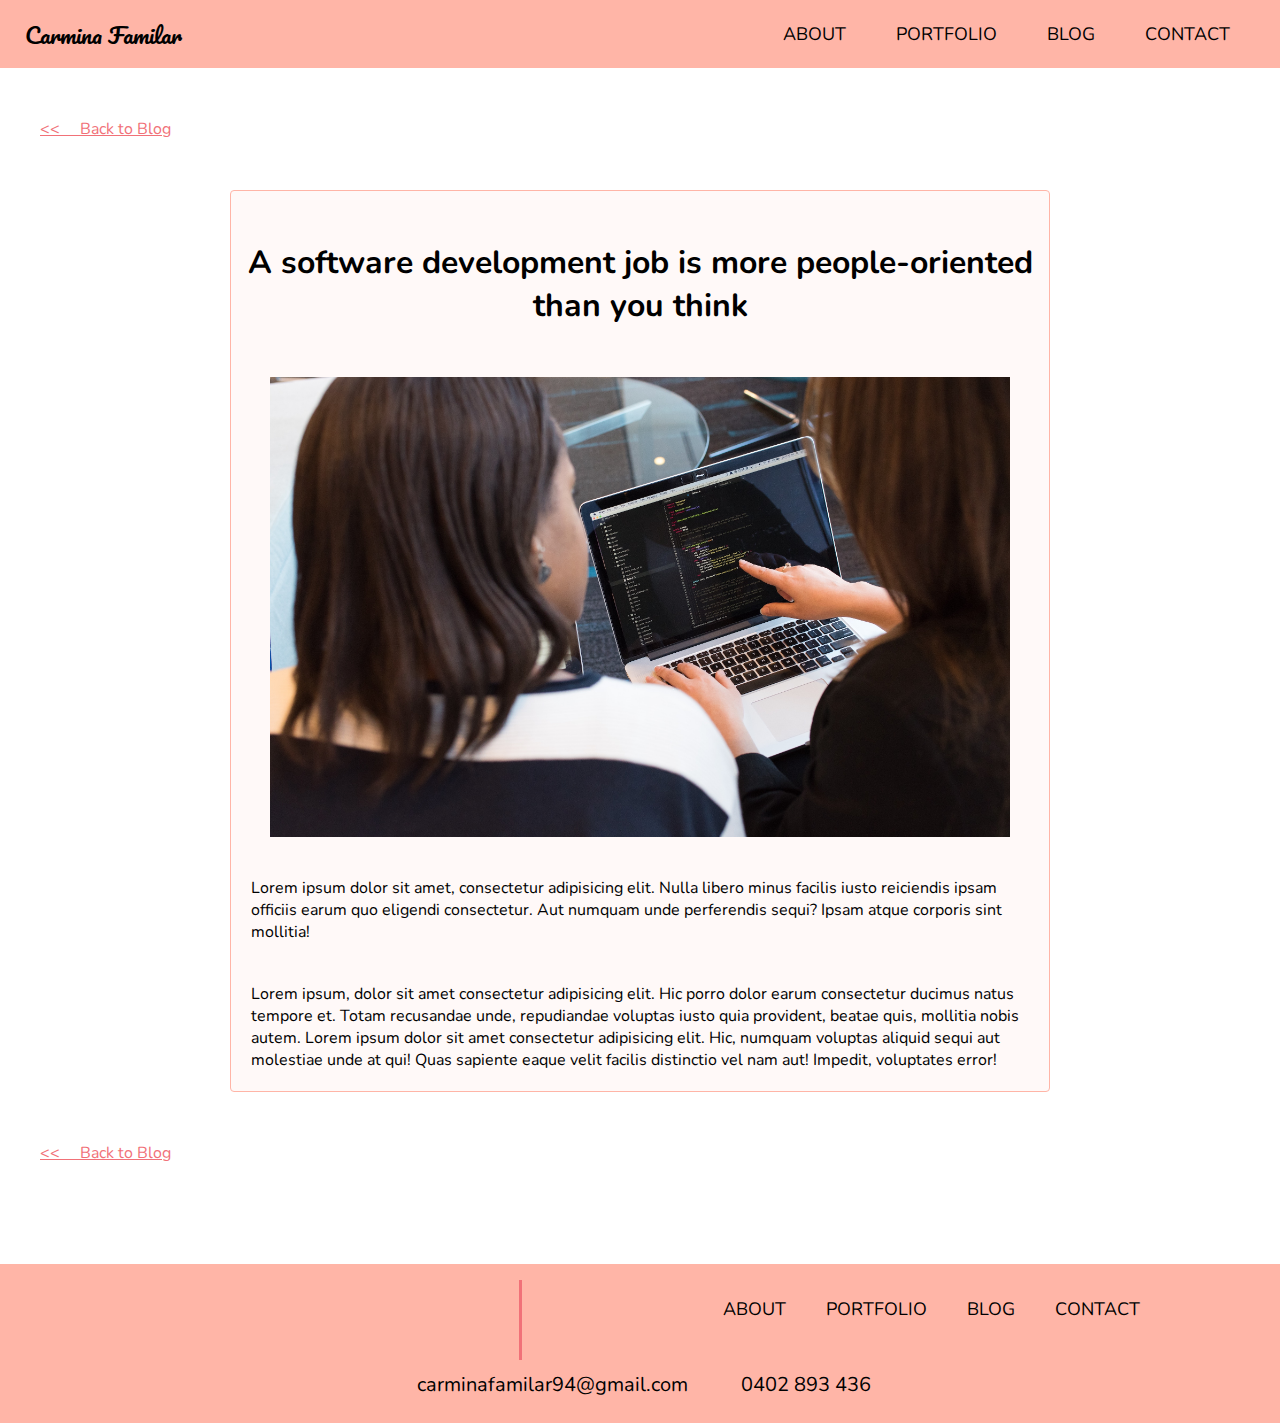
<file: src/pages/blog/software-development-is-more-people-oriented-than-you-think.html>
<!DOCTYPE html>
<html lang="en">
<head>
    <meta charset="UTF-8">
    <meta http-equiv="X-UA-Compatible" content="IE=edge">
    <meta name="viewport" content="width=device-width, initial-scale=1.0">
    <title>A software development job is more people-oriented than you think- Carmina Familar - Software Developer</title>
    <link rel="stylesheet" href="../../styles/pages/blog/blogposts.css">
    
    <!-- Favicon -->
    <link rel="apple-touch-icon" sizes="180x180" href="../../images/favicon/apple-touch-icon.png">
    <link rel="icon" type="image/png" sizes="32x32" href="../../images/favicon/favicon-32x32.png">
    <link rel="icon" type="image/png" sizes="16x16" href="../../images/favicon/favicon-16x16.png">
    <link rel="manifest" href="../../images/favicon/site.webmanifest">

    <!-- Font Awesome -->
    <link
        rel="stylesheet"
        href="https://cdnjs.cloudflare.com/ajax/libs/font-awesome/6.3.0/css/all.min.css"
        integrity="sha512-SzlrxWUlpfuzQ+pcUCosxcglQRNAq/DZjVsC0lE40xsADsfeQoEypE+enwcOiGjk/bSuGGKHEyjSoQ1zVisanQ=="
        crossorigin="anonymous"
        referrerpolicy="no-referrer"
    />

    <!-- Google Fonts -->
    <link rel="preconnect" href="https://fonts.googleapis.com">
    <link rel="preconnect" href="https://fonts.gstatic.com" crossorigin>
    <link href="https://fonts.googleapis.com/css2?family=Nunito&family=Pacifico&display=swap" rel="stylesheet">
</head>
<body>
    <header>
        <section class="logo">
            <a href="../../index.html">
                Carmina Familar
            </a>
        </section>
        <nav class="navbar">
            <input type="checkbox" class="toggle-menu"/>
            <section class="hamburger"></section>
            <ul class="menu">
                <li><a href="../../pages/about.html">ABOUT</a></li>
                <li><a href="../../pages/portfolio.html">PORTFOLIO</a></li>
                <li><a href="../../pages/blog.html">BLOG</a></li>
                <li><a href="../../pages/contact.html">CONTACT</a></li>
            </ul>
        </nav>
    </header>
    <main>
        <a href="../blog.html"> &lt;&lt;&nbsp;&nbsp;&nbsp;&nbsp; Back to Blog</a>
        <article>
            
            <h1>
                A software development job is more people-oriented than you think
            </h1>
            <img src="../../images/people oriented.jpg" alt="Stock image of two people looking at an open laptop">
            <p>
                Lorem ipsum dolor sit amet, consectetur adipisicing elit. Nulla libero minus facilis iusto reiciendis ipsam officiis earum quo eligendi consectetur. Aut numquam unde perferendis sequi? Ipsam atque corporis sint mollitia!
            </p>
            <p>
                Lorem ipsum, dolor sit amet consectetur adipisicing elit. Hic porro dolor earum consectetur ducimus natus tempore et. Totam recusandae unde, repudiandae voluptas iusto quia provident, beatae quis, mollitia nobis autem. Lorem ipsum dolor sit amet consectetur adipisicing elit. Hic, numquam voluptas aliquid sequi aut molestiae unde at qui! Quas sapiente eaque velit facilis distinctio vel nam aut! Impedit, voluptates error!
            </p>
        </article>
        <a href="../blog.html"> &lt;&lt;&nbsp;&nbsp;&nbsp;&nbsp;  Back to Blog</a>
    </main>
    <footer>
        <section class="social-media-logos">
            <a href="https://github.com/CarminaF" target="_blank">
                <i class="fab fa-github fa-3x" alt="Github Link"></i>
            </a>
            <a href="https://www.linkedin.com/in/carmina-familar/" target="_blank">
                <i class="fa-brands fa-linkedin fa-3x" alt="LinkedIn Link"></i>
            </a>
        </section>
        <section class="line-separator"></section>
        <nav class="footer-nav">
            <ul>
               <li><a href="../../pages/about.html">ABOUT</a></li>
                <li><a href="../../pages/portfolio.html">PORTFOLIO</a></li>
                <li><a href="../../pages/blog.html">BLOG</a></li>
                <li><a href="../../pages/contact.html">CONTACT</a></li>
            </ul>
        </nav>
        <section class="contact-details">
            <section class="contact-detail-items">
                <i class="fa-solid fa-envelope"></i>
                <p class="contact-details-text">carminafamilar94@gmail.com</p>
            </section>
            <section class="contact-detail-items">
                <i class="fa-solid fa-phone"></i>
                <p class="contact-details-text">0402 893 436</p>
            </section>
        </section>
    </footer>
</body>
</html>
</file>
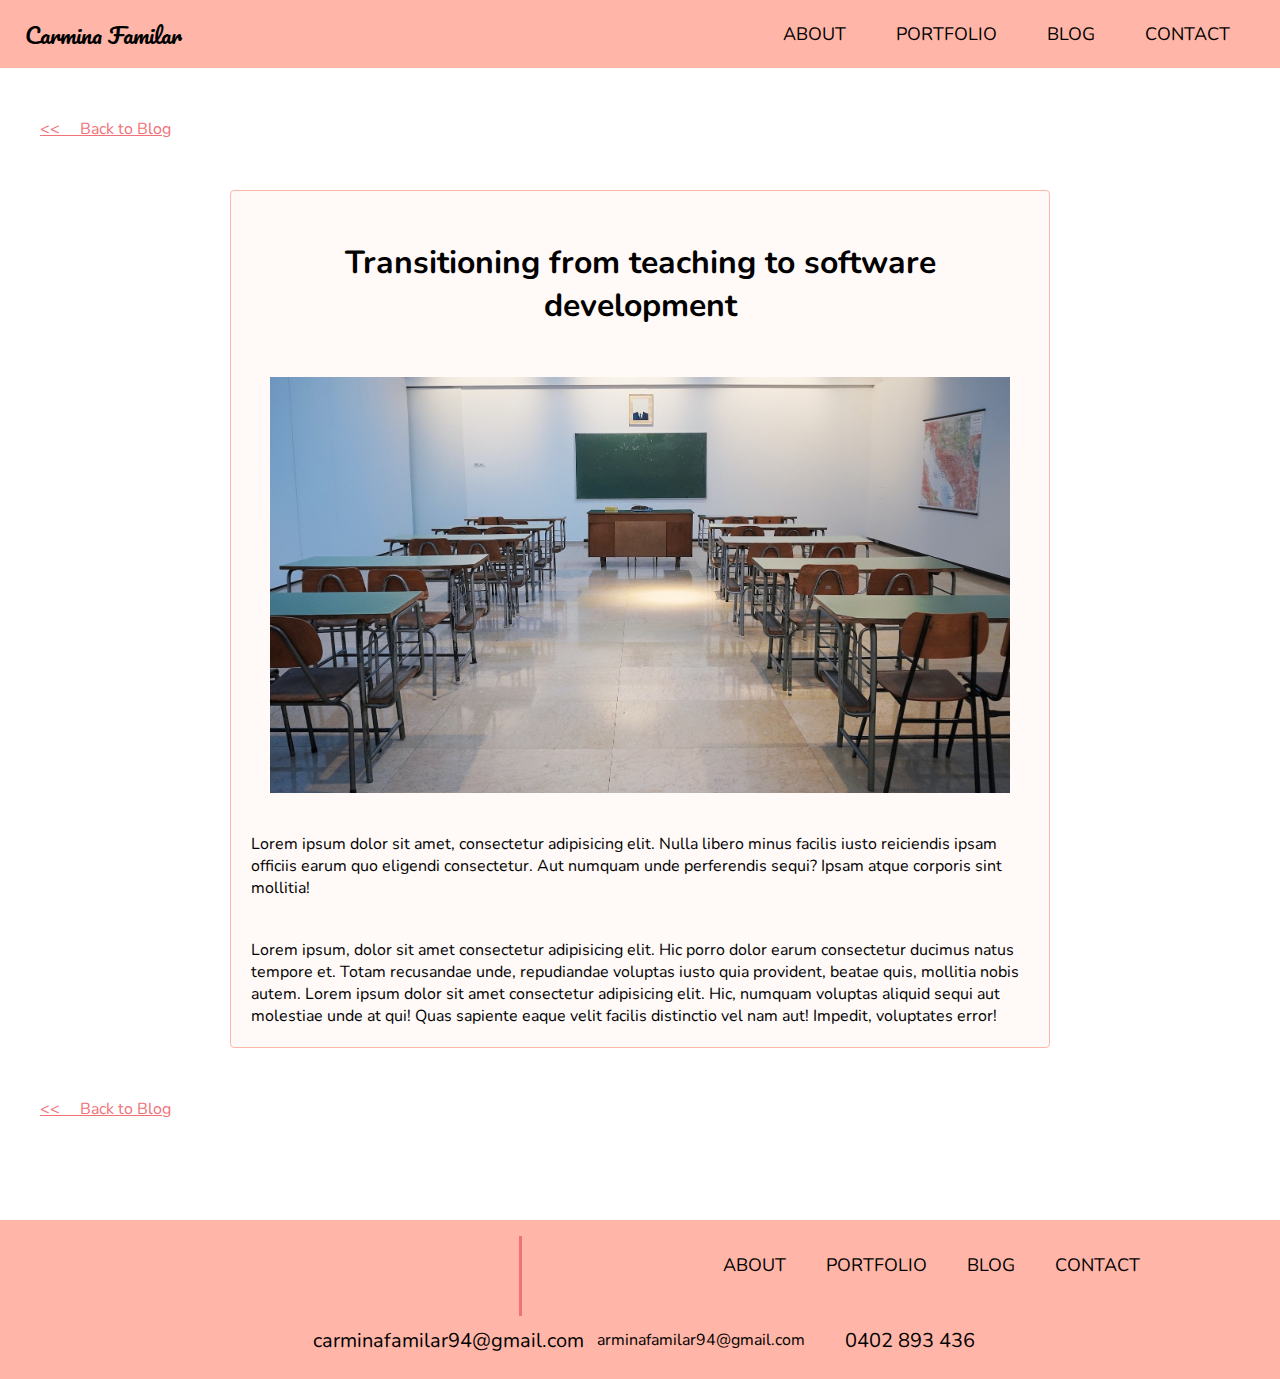
<file: src/pages/blog/transitioning-from-teaching-to-software-development.html>
<!DOCTYPE html>
<html lang="en">
<head>
    <meta charset="UTF-8">
    <meta http-equiv="X-UA-Compatible" content="IE=edge">
    <meta name="viewport" content="width=device-width, initial-scale=1.0">
    <title>Transitioning from teaching to software development - Carmina Familar - Software Developer</title>
    <link rel="stylesheet" href="../../styles/pages/blog/blogposts.css">
    
    <!-- Favicon -->
    <link rel="apple-touch-icon" sizes="180x180" href="../../images/favicon/apple-touch-icon.png">
    <link rel="icon" type="image/png" sizes="32x32" href="../../images/favicon/favicon-32x32.png">
    <link rel="icon" type="image/png" sizes="16x16" href="../../images/favicon/favicon-16x16.png">
    <link rel="manifest" href="../../images/favicon/site.webmanifest">

    <!-- Font Awesome -->
    <link
        rel="stylesheet"
        href="https://cdnjs.cloudflare.com/ajax/libs/font-awesome/6.3.0/css/all.min.css"
        integrity="sha512-SzlrxWUlpfuzQ+pcUCosxcglQRNAq/DZjVsC0lE40xsADsfeQoEypE+enwcOiGjk/bSuGGKHEyjSoQ1zVisanQ=="
        crossorigin="anonymous"
        referrerpolicy="no-referrer"
    />

    <!-- Google Fonts -->
    <link rel="preconnect" href="https://fonts.googleapis.com">
    <link rel="preconnect" href="https://fonts.gstatic.com" crossorigin>
    <link href="https://fonts.googleapis.com/css2?family=Nunito&family=Pacifico&display=swap" rel="stylesheet">
</head>
<body>
    <header>
        <section class="logo">
            <a href="../../index.html">
                Carmina Familar
            </a>
        </section>
        <nav class="navbar">
            <input type="checkbox" class="toggle-menu"/>
            <section class="hamburger"></section>
            <ul class="menu">
                <li><a href="../../pages/about.html">ABOUT</a></li>
                <li><a href="../../pages/portfolio.html">PORTFOLIO</a></li>
                <li><a href="../../pages/blog.html">BLOG</a></li>
                <li><a href="../../pages/contact.html">CONTACT</a></li>
            </ul>
        </nav>
    </header>
    <main>
        <a href="../blog.html"> &lt;&lt;&nbsp;&nbsp;&nbsp;&nbsp; Back to Blog</a>
        <article>
            
            <h1>
                Transitioning from teaching to software development
            </h1>
            <img src="../../images/classroom.jpg" alt="Empty classroom">
            <p>
                Lorem ipsum dolor sit amet, consectetur adipisicing elit. Nulla libero minus facilis iusto reiciendis ipsam officiis earum quo eligendi consectetur. Aut numquam unde perferendis sequi? Ipsam atque corporis sint mollitia!
            </p>
            <p>
                Lorem ipsum, dolor sit amet consectetur adipisicing elit. Hic porro dolor earum consectetur ducimus natus tempore et. Totam recusandae unde, repudiandae voluptas iusto quia provident, beatae quis, mollitia nobis autem. Lorem ipsum dolor sit amet consectetur adipisicing elit. Hic, numquam voluptas aliquid sequi aut molestiae unde at qui! Quas sapiente eaque velit facilis distinctio vel nam aut! Impedit, voluptates error!
            </p>
        </article>
        <a href="../blog.html"> &lt;&lt;&nbsp;&nbsp;&nbsp;&nbsp;  Back to Blog</a>
    </main>
    <footer>
        <section class="social-media-logos">
            <a href="https://github.com/CarminaF" taregt="_blank">
                <i class="fab fa-github fa-3x" alt="Github Link"></i>
            </a>
            <a href="https://www.linkedin.com/in/carmina-familar/" target="_blank">
                <i class="fa-brands fa-linkedin fa-3x" alt="LinkedIn Link"></i>
            </a>
        </section>
        <section class="line-separator"></section>
        <nav class="footer-nav">
            <ul>
                <li><a href="../../pages/about.html">ABOUT</a></li>
                <li><a href="../../pages/portfolio.html">PORTFOLIO</a></li>
                <li><a href="../../pages/blog.html">BLOG</a></li>
                <li><a href="../../pages/contact.html">CONTACT</a></li>
            </ul>
        </nav>
        <section class="contact-details">
            <section class="contact-detail-items">
                <i class="fa-solid fa-envelope"></i>
                <p class="contact-details-text">carminafamilar94@gmail.com</p>arminafamilar94@gmail.com</p>
            </section>
            <section class="contact-detail-items">
                <i class="fa-solid fa-phone"></i>
                <p class="contact-details-text">0402 893 436</p>
            </section>
        </section>
    </footer>
</body>
</html>
</file>
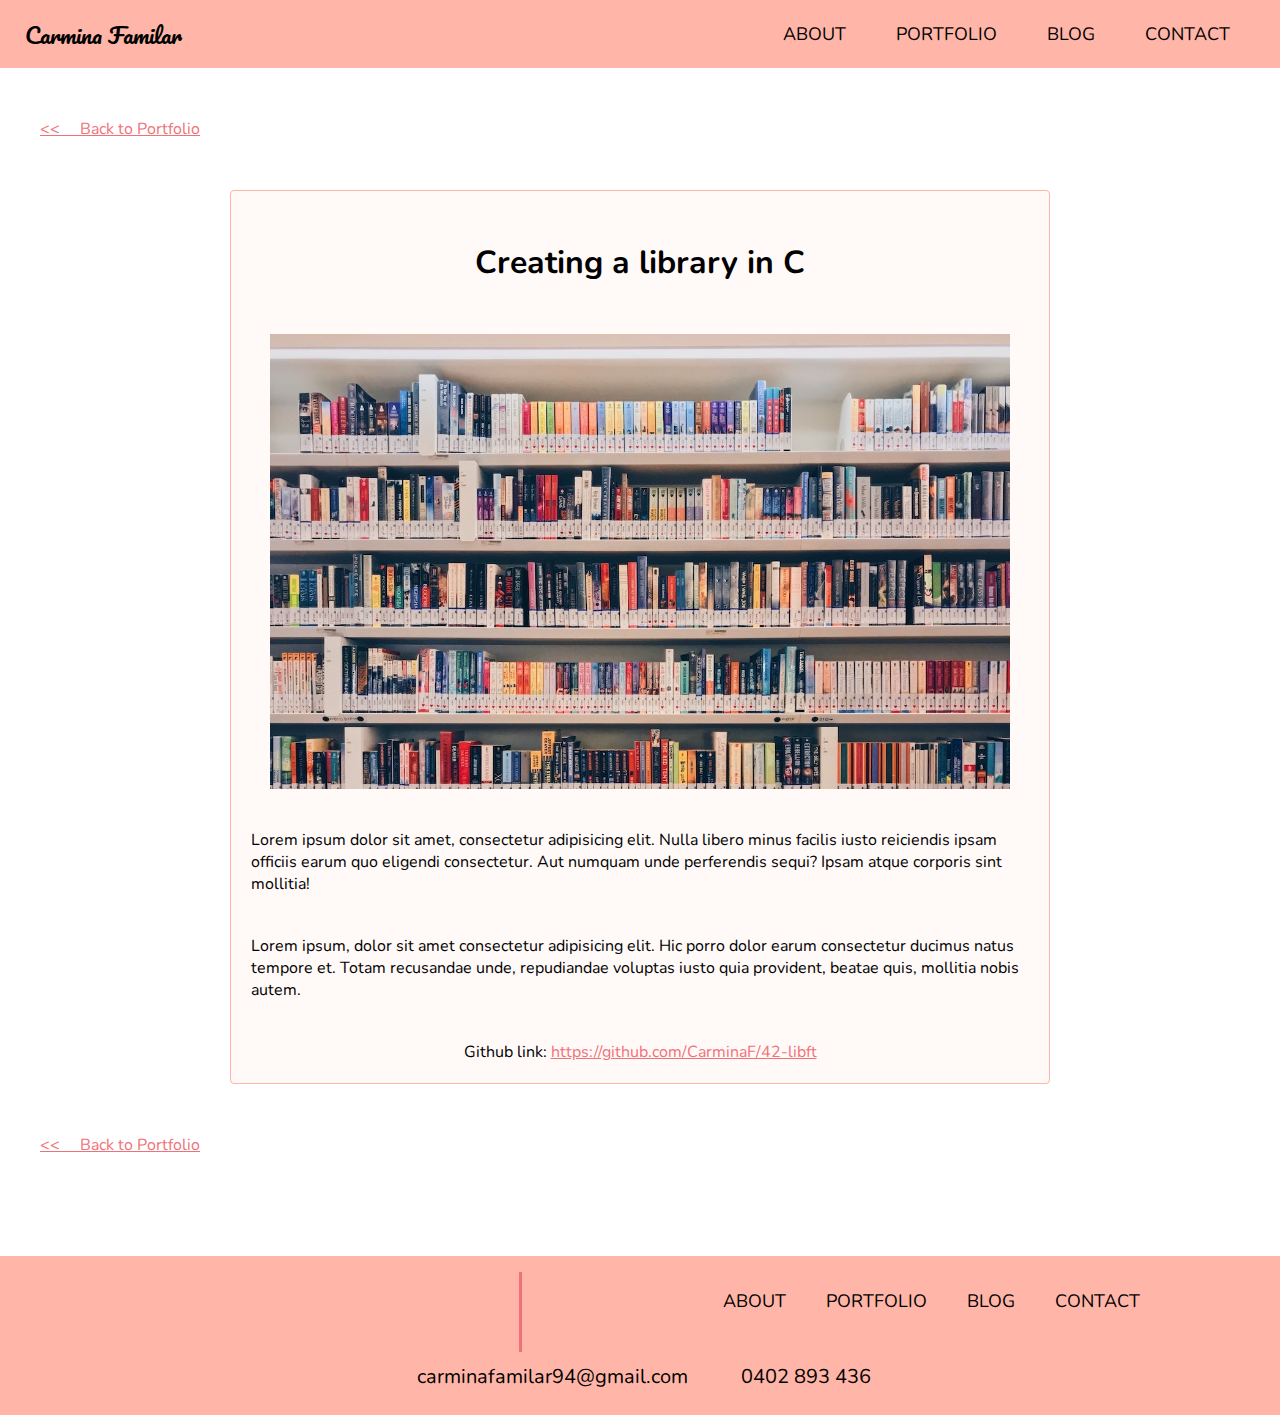
<file: src/pages/portfolio/creating-a-c-library.html>
<!DOCTYPE html>
<html lang="en">
<head>
    <meta charset="UTF-8">
    <meta http-equiv="X-UA-Compatible" content="IE=edge">
    <meta name="viewport" content="width=device-width, initial-scale=1.0">
    <title> Creating a library in C - Carmina Familar - Software Developer</title>
    <link rel="stylesheet" href="../../styles/pages/portfolio/portfolio_posts.css">
    
    <!-- Favicon -->
    <link rel="apple-touch-icon" sizes="180x180" href="../../images/favicon/apple-touch-icon.png">
    <link rel="icon" type="image/png" sizes="32x32" href="../../images/favicon/favicon-32x32.png">
    <link rel="icon" type="image/png" sizes="16x16" href="../../images/favicon/favicon-16x16.png">
    <link rel="manifest" href="../../images/favicon/site.webmanifest">

    <!-- Font Awesome -->
    <link
        rel="stylesheet"
        href="https://cdnjs.cloudflare.com/ajax/libs/font-awesome/6.3.0/css/all.min.css"
        integrity="sha512-SzlrxWUlpfuzQ+pcUCosxcglQRNAq/DZjVsC0lE40xsADsfeQoEypE+enwcOiGjk/bSuGGKHEyjSoQ1zVisanQ=="
        crossorigin="anonymous"
        referrerpolicy="no-referrer"
    />

    <!-- Google Fonts -->
    <link rel="preconnect" href="https://fonts.googleapis.com">
    <link rel="preconnect" href="https://fonts.gstatic.com" crossorigin>
    <link href="https://fonts.googleapis.com/css2?family=Nunito&family=Pacifico&display=swap" rel="stylesheet">
</head>
<body>
    <header>
        <section class="logo">
            <a href="../../index.html">
                Carmina Familar
            </a>
        </section>
        <nav class="navbar">
            <input type="checkbox" class="toggle-menu"/>
            <section class="hamburger"></section>
            <ul class="menu">
                <li><a href="../../pages/about.html">ABOUT</a></li>
                <li><a href="../../pages/portfolio.html">PORTFOLIO</a></li>
                <li><a href="../../pages/blog.html">BLOG</a></li>
                <li><a href="../../pages/contact.html">CONTACT</a></li>
            </ul>
        </nav>
    </header>
    <main>
        <a href="../portfolio.html"> &lt;&lt;&nbsp;&nbsp;&nbsp;&nbsp; Back to Portfolio</a>
        <article>
            <h1>
                Creating a library in C
            </h1>
            <img src="../../images/library.jpg" alt="Bookshelf in a library">
            <p>
                Lorem ipsum dolor sit amet, consectetur adipisicing elit. Nulla libero minus facilis iusto reiciendis ipsam officiis earum quo eligendi consectetur. Aut numquam unde perferendis sequi? Ipsam atque corporis sint mollitia!
            </p>
            <p>
                Lorem ipsum, dolor sit amet consectetur adipisicing elit. Hic porro dolor earum consectetur ducimus natus tempore et. Totam recusandae unde, repudiandae voluptas iusto quia provident, beatae quis, mollitia nobis autem.
            </p>
            <p>
                Github link: <a href="https://github.com/CarminaF/42-libft">https://github.com/CarminaF/42-libft</a>
            </p>
        </article>
        <a href="../portfolio.html"> &lt;&lt;&nbsp;&nbsp;&nbsp;&nbsp;  Back to Portfolio</a>
    </main>
    <footer>
        <section class="social-media-logos">
            <a href="https://github.com/CarminaF" target="_blank">
                <i class="fab fa-github fa-3x" alt="Github Link"></i>
            </a>
            <a href="https://www.linkedin.com/in/carmina-familar/" target="_blank">
                <i class="fa-brands fa-linkedin fa-3x" alt="LinkedIn Link"></i>
            </a>
        </section>
        <section class="line-separator"></section>
        <nav class="footer-nav">
            <ul>
                <li><a href="../../pages/about.html">ABOUT</a></li>
                <li><a href="../../pages/portfolio.html">PORTFOLIO</a></li>
                <li><a href="../../pages/blog.html">BLOG</a></li>
                <li><a href="../../pages/contact.html">CONTACT</a></li>
            </ul>
        </nav>
        <section class="contact-details">
            <section class="contact-detail-items">
                <i class="fa-solid fa-envelope"></i>
                <p class="contact-details-text">carminafamilar94@gmail.com</p>
            </section>
            <section class="contact-detail-items">
                <i class="fa-solid fa-phone"></i>
                <p class="contact-details-text">0402 893 436</p>
            </section>
        </section>
    </footer>
</body>
</html>
</file>
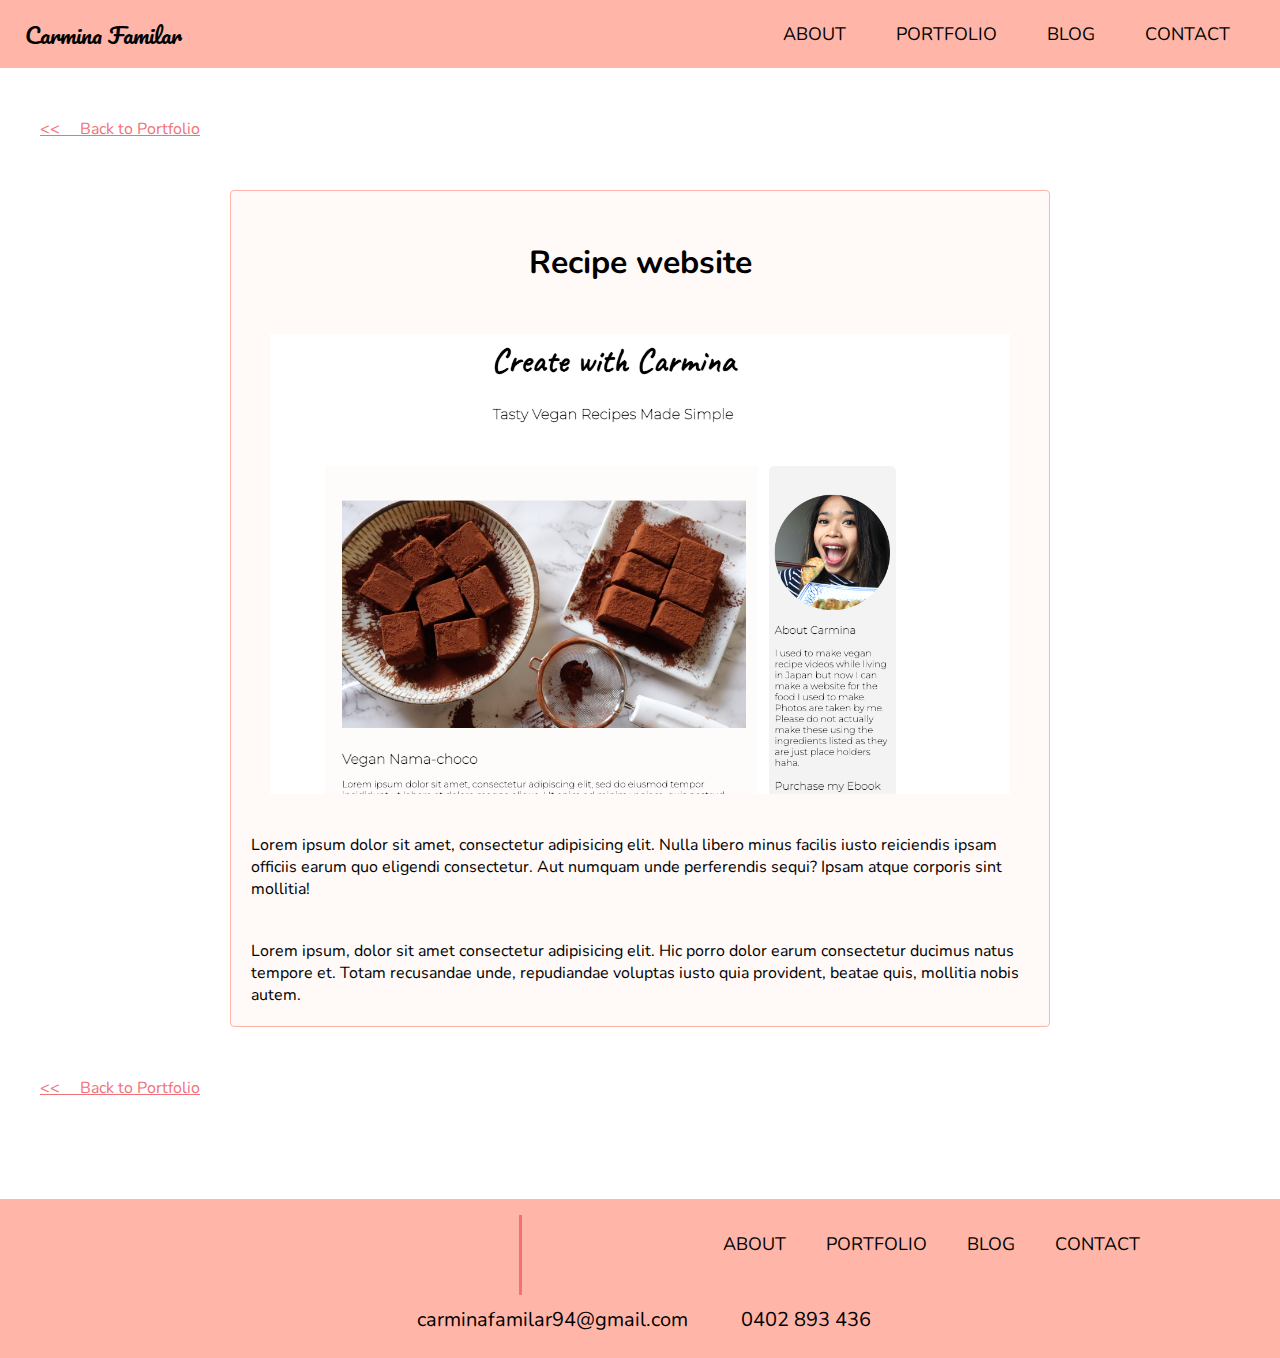
<file: src/pages/portfolio/recipe-website.html>
<!DOCTYPE html>
<html lang="en">
<head>
    <meta charset="UTF-8">
    <meta http-equiv="X-UA-Compatible" content="IE=edge">
    <meta name="viewport" content="width=device-width, initial-scale=1.0">
    <title> Recipe website - Carmina Familar - Software Developer</title>
    <link rel="stylesheet" href="../../styles/pages/portfolio/portfolio_posts.css">
    
    <!-- Favicon -->
    <link rel="apple-touch-icon" sizes="180x180" href="../../images/favicon/apple-touch-icon.png">
    <link rel="icon" type="image/png" sizes="32x32" href="../../images/favicon/favicon-32x32.png">
    <link rel="icon" type="image/png" sizes="16x16" href="../../images/favicon/favicon-16x16.png">
    <link rel="manifest" href="../../images/favicon/site.webmanifest">

    <!-- Font Awesome -->
    <link
        rel="stylesheet"
        href="https://cdnjs.cloudflare.com/ajax/libs/font-awesome/6.3.0/css/all.min.css"
        integrity="sha512-SzlrxWUlpfuzQ+pcUCosxcglQRNAq/DZjVsC0lE40xsADsfeQoEypE+enwcOiGjk/bSuGGKHEyjSoQ1zVisanQ=="
        crossorigin="anonymous"
        referrerpolicy="no-referrer"
    />

    <!-- Google Fonts -->
    <link rel="preconnect" href="https://fonts.googleapis.com">
    <link rel="preconnect" href="https://fonts.gstatic.com" crossorigin>
    <link href="https://fonts.googleapis.com/css2?family=Nunito&family=Pacifico&display=swap" rel="stylesheet">
</head>
<body>
    <header>
        <section class="logo">
            <a href="../../index.html">
                Carmina Familar
            </a>
        </section>
        <nav class="navbar">
            <input type="checkbox" class="toggle-menu"/>
            <section class="hamburger"></section>
            <ul class="menu">
                <li><a href="../../pages/about.html">ABOUT</a></li>
                <li><a href="../../pages/portfolio.html">PORTFOLIO</a></li>
                <li><a href="../../pages/blog.html">BLOG</a></li>
                <li><a href="../../pages/contact.html">CONTACT</a></li>
            </ul>
        </nav>
    </header>
    <main>
        <a href="../portfolio.html"> &lt;&lt;&nbsp;&nbsp;&nbsp;&nbsp; Back to Portfolio</a>
        <article>
            <h1>
                Recipe website
            </h1>
            <img src="../../images/recipe-site.png" alt="Recipe website">
            <p>
                Lorem ipsum dolor sit amet, consectetur adipisicing elit. Nulla libero minus facilis iusto reiciendis ipsam officiis earum quo eligendi consectetur. Aut numquam unde perferendis sequi? Ipsam atque corporis sint mollitia!
            </p>
            <p>
                Lorem ipsum, dolor sit amet consectetur adipisicing elit. Hic porro dolor earum consectetur ducimus natus tempore et. Totam recusandae unde, repudiandae voluptas iusto quia provident, beatae quis, mollitia nobis autem.
            </p>
        </article>
        <a href="../portfolio.html"> &lt;&lt;&nbsp;&nbsp;&nbsp;&nbsp;  Back to Portfolio</a>
    </main>
    <footer>
        <section class="social-media-logos">
            <a href="https://github.com/CarminaF" target="_blank">
                <i class="fab fa-github fa-3x" alt="Github Link"></i>
            </a>
            <a href="https://www.linkedin.com/in/carmina-familar/" target="_blank">
                <i class="fa-brands fa-linkedin fa-3x" alt="LinkedIn Link"></i>
            </a>
        </section>
        <section class="line-separator"></section>
        <nav class="footer-nav">
            <ul>
                <li><a href="../../pages/about.html">ABOUT</a></li>
                <li><a href="../../pages/portfolio.html">PORTFOLIO</a></li>
                <li><a href="../../pages/blog.html">BLOG</a></li>
                <li><a href="../../pages/contact.html">CONTACT</a></li>
            </ul>
        </nav>
        <section class="contact-details">
            <section class="contact-detail-items">
                <i class="fa-solid fa-envelope"></i>
                <p class="contact-details-text">carminafamilar94@gmail.com</p>
            </section>
            <section class="contact-detail-items">
                <i class="fa-solid fa-phone"></i>
                <p class="contact-details-text">0402 893 436</p>
            </section>
        </section>
    </footer>
</body>
</html>
</file>
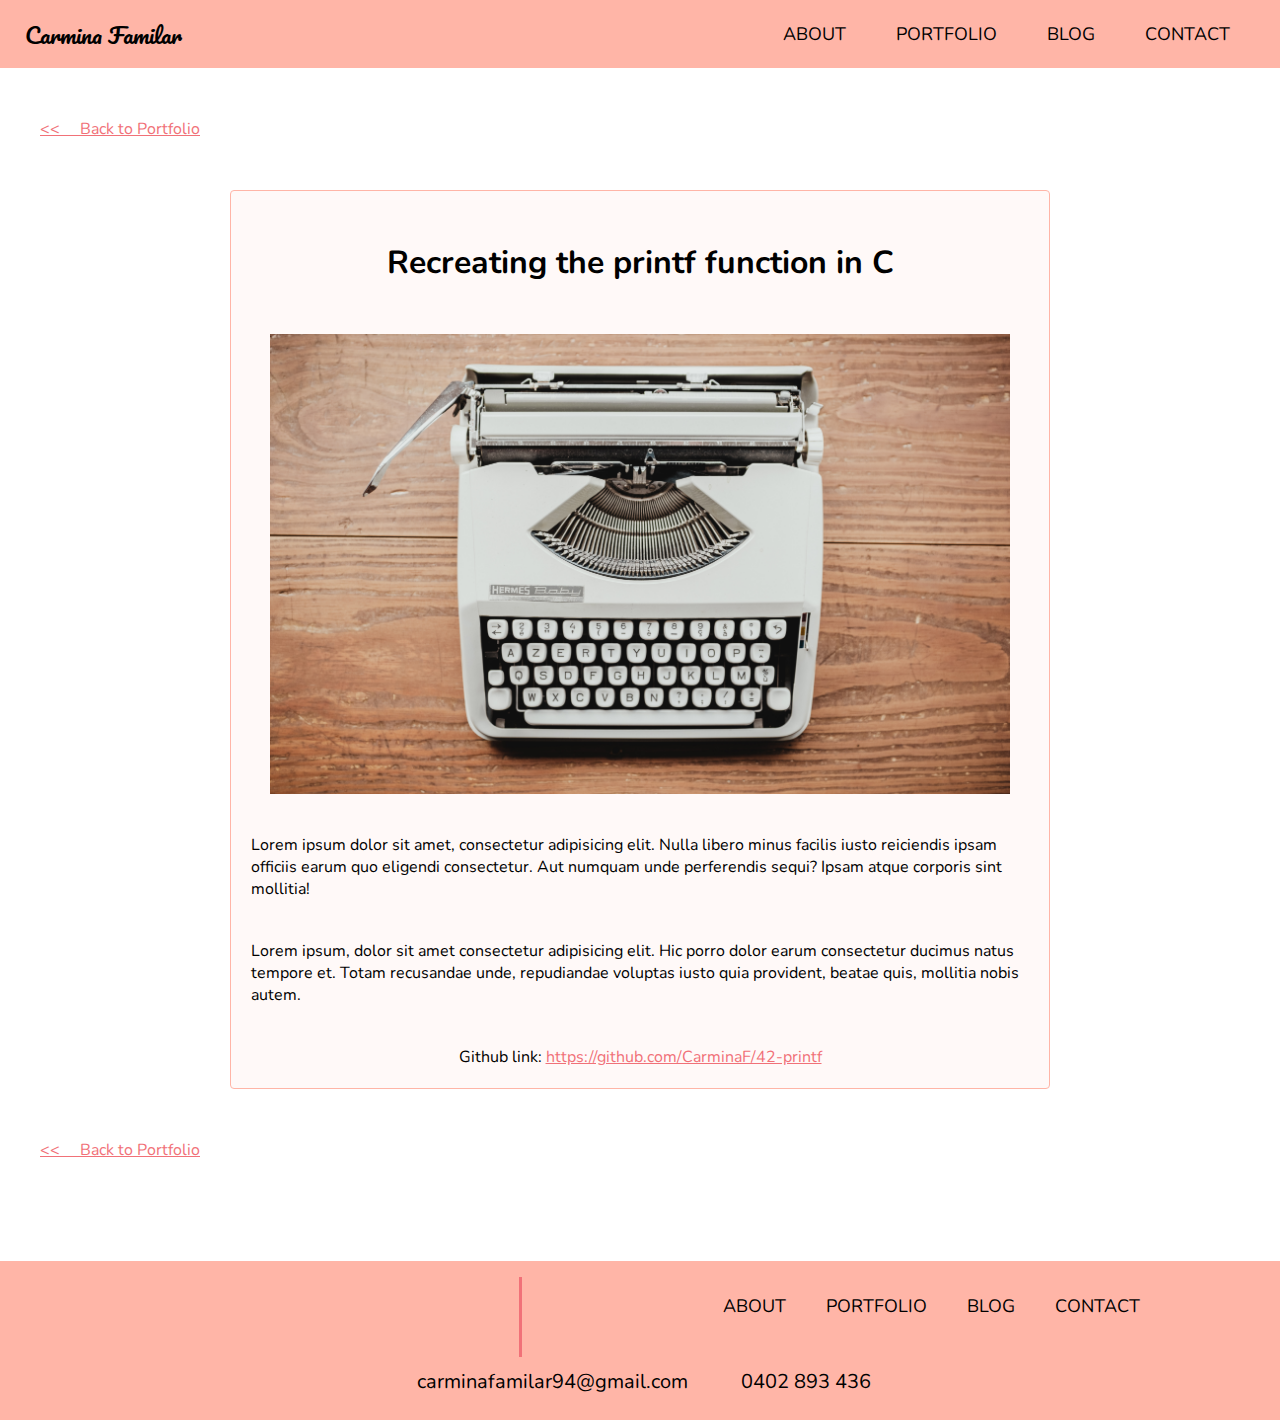
<file: src/pages/portfolio/recreating-the-printf-function-in-c.html>
<!DOCTYPE html>
<html lang="en">
<head>
    <meta charset="UTF-8">
    <meta http-equiv="X-UA-Compatible" content="IE=edge">
    <meta name="viewport" content="width=device-width, initial-scale=1.0">
    <title>Recreating the printf function in C - Carmina Familar - Software Developer</title>
    <link rel="stylesheet" href="../../styles/pages/portfolio/portfolio_posts.css">
    
    <!-- Favicon -->
    <link rel="apple-touch-icon" sizes="180x180" href="../../images/favicon/apple-touch-icon.png">
    <link rel="icon" type="image/png" sizes="32x32" href="../../images/favicon/favicon-32x32.png">
    <link rel="icon" type="image/png" sizes="16x16" href="../../images/favicon/favicon-16x16.png">
    <link rel="manifest" href="../../images/favicon/site.webmanifest">

    <!-- Font Awesome -->
    <link
        rel="stylesheet"
        href="https://cdnjs.cloudflare.com/ajax/libs/font-awesome/6.3.0/css/all.min.css"
        integrity="sha512-SzlrxWUlpfuzQ+pcUCosxcglQRNAq/DZjVsC0lE40xsADsfeQoEypE+enwcOiGjk/bSuGGKHEyjSoQ1zVisanQ=="
        crossorigin="anonymous"
        referrerpolicy="no-referrer"
    />

    <!-- Google Fonts -->
    <link rel="preconnect" href="https://fonts.googleapis.com">
    <link rel="preconnect" href="https://fonts.gstatic.com" crossorigin>
    <link href="https://fonts.googleapis.com/css2?family=Nunito&family=Pacifico&display=swap" rel="stylesheet">
</head>
<body>
    <header>
        <section class="logo">
            <a href="../../index.html">
                Carmina Familar
            </a>
        </section>
        <nav class="navbar">
            <input type="checkbox" class="toggle-menu"/>
            <section class="hamburger"></section>
            <ul class="menu">
                <li><a href="../../pages/about.html">ABOUT</a></li>
                <li><a href="../../pages/portfolio.html">PORTFOLIO</a></li>
                <li><a href="../../pages/blog.html">BLOG</a></li>
                <li><a href="../../pages/contact.html">CONTACT</a></li>
            </ul>
        </nav>
    </header>
    <main>
        <a href="../portfolio.html"> &lt;&lt;&nbsp;&nbsp;&nbsp;&nbsp; Back to Portfolio</a>
        <article>
            
            <h1>
                Recreating the printf function in C
            </h1>
            <img src="../../images/typewriter.jpg" alt="Typewriter">
            <p>
                Lorem ipsum dolor sit amet, consectetur adipisicing elit. Nulla libero minus facilis iusto reiciendis ipsam officiis earum quo eligendi consectetur. Aut numquam unde perferendis sequi? Ipsam atque corporis sint mollitia!
            </p>
            <p>
                Lorem ipsum, dolor sit amet consectetur adipisicing elit. Hic porro dolor earum consectetur ducimus natus tempore et. Totam recusandae unde, repudiandae voluptas iusto quia provident, beatae quis, mollitia nobis autem.
            </p>
            <p>
                Github link: <a href="https://github.com/CarminaF/42-printf">https://github.com/CarminaF/42-printf</a>
            </p>
        </article>
        <a href="../portfolio.html"> &lt;&lt;&nbsp;&nbsp;&nbsp;&nbsp;  Back to Portfolio</a>
    </main>
    <footer>
        <section class="social-media-logos">
            <a href="https://github.com/CarminaF" target="_blank">
                <i class="fab fa-github fa-3x" alt="Github Link"></i>
            </a>
            <a href="https://www.linkedin.com/in/carmina-familar/" target="_blank">
                <i class="fa-brands fa-linkedin fa-3x" alt="LinkedIn Link"></i>
            </a>
        </section>
        <section class="line-separator"></section>
        <nav class="footer-nav">
            <ul>
                <li><a href="../../pages/about.html">ABOUT</a></li>
                <li><a href="../../pages/portfolio.html">PORTFOLIO</a></li>
                <li><a href="../../pages/blog.html">BLOG</a></li>
                <li><a href="../../pages/contact.html">CONTACT</a></li>
            </ul>
        </nav>
        <section class="contact-details">
            <section class="contact-detail-items">
                <i class="fa-solid fa-envelope"></i>
                <p class="contact-details-text">carminafamilar94@gmail.com</p>
            </section>
            <section class="contact-detail-items">
                <i class="fa-solid fa-phone"></i>
                <p class="contact-details-text">0402 893 436</p>
            </section>
        </section>
    </footer>
</body>
</html>
</file>
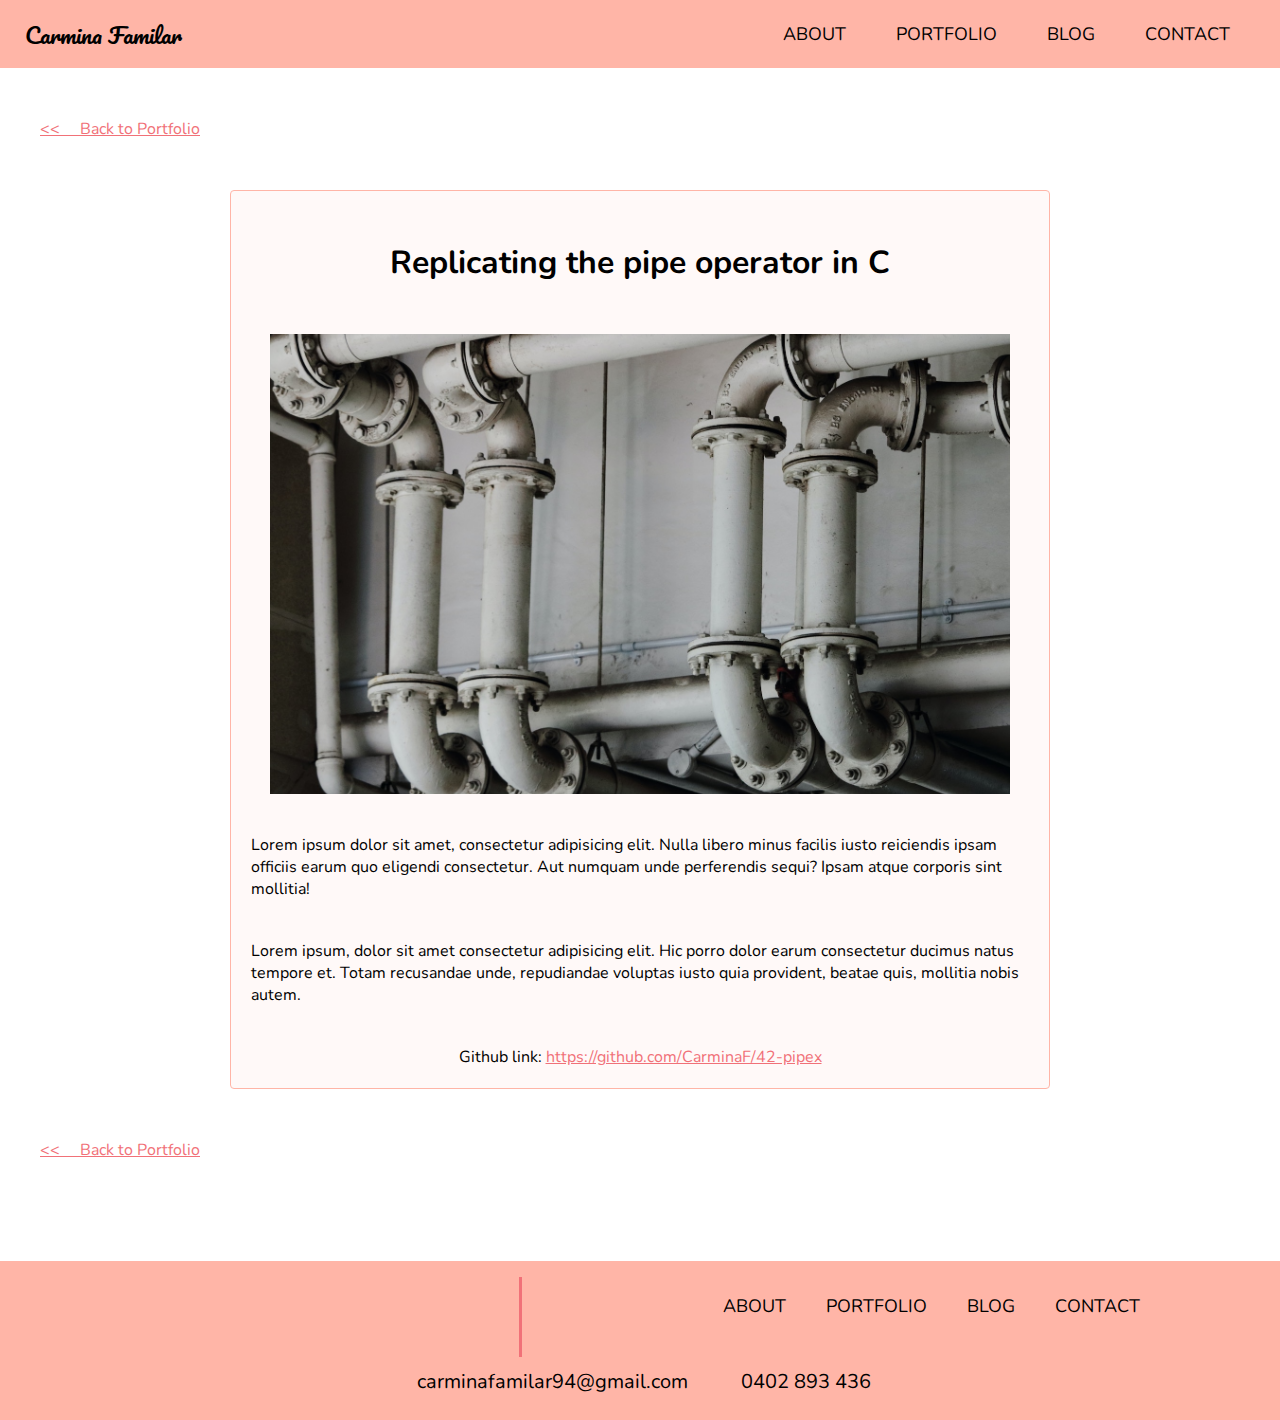
<file: src/pages/portfolio/replicating-the-pipe-operator-in-c.html>
<!DOCTYPE html>
<html lang="en">
<head>
    <meta charset="UTF-8">
    <meta http-equiv="X-UA-Compatible" content="IE=edge">
    <meta name="viewport" content="width=device-width, initial-scale=1.0">
    <title>Replicating the pipe operator in C - Carmina Familar - Software Developer</title>
    <link rel="stylesheet" href="../../styles/pages/portfolio/portfolio_posts.css">
    
    <!-- Favicon -->
    <link rel="apple-touch-icon" sizes="180x180" href="../../images/favicon/apple-touch-icon.png">
    <link rel="icon" type="image/png" sizes="32x32" href="../../images/favicon/favicon-32x32.png">
    <link rel="icon" type="image/png" sizes="16x16" href="../../images/favicon/favicon-16x16.png">
    <link rel="manifest" href="../../images/favicon/site.webmanifest">

    <!-- Font Awesome -->
    <link
        rel="stylesheet"
        href="https://cdnjs.cloudflare.com/ajax/libs/font-awesome/6.3.0/css/all.min.css"
        integrity="sha512-SzlrxWUlpfuzQ+pcUCosxcglQRNAq/DZjVsC0lE40xsADsfeQoEypE+enwcOiGjk/bSuGGKHEyjSoQ1zVisanQ=="
        crossorigin="anonymous"
        referrerpolicy="no-referrer"
    />

    <!-- Google Fonts -->
    <link rel="preconnect" href="https://fonts.googleapis.com">
    <link rel="preconnect" href="https://fonts.gstatic.com" crossorigin>
    <link href="https://fonts.googleapis.com/css2?family=Nunito&family=Pacifico&display=swap" rel="stylesheet">
</head>
<body>
    <header>
        <section class="logo">
            <a href="../../index.html">
                Carmina Familar
            </a>
        </section>
        <nav class="navbar">
            <input type="checkbox" class="toggle-menu"/>
            <section class="hamburger"></section>
            <ul class="menu">
                <li><a href="../../pages/about.html">ABOUT</a></li>
                <li><a href="../../pages/portfolio.html">PORTFOLIO</a></li>
                <li><a href="../../pages/blog.html">BLOG</a></li>
                <li><a href="../../pages/contact.html">CONTACT</a></li>
            </ul>
        </nav>
    </header>
    <main>
        <a href="../portfolio.html"> &lt;&lt;&nbsp;&nbsp;&nbsp;&nbsp; Back to Portfolio</a>
        <article>
            
            <h1>
                Replicating the pipe operator in C
            </h1>
            <img src="../../images/pipe.jpg" alt="Water pipes">
            <p>
                Lorem ipsum dolor sit amet, consectetur adipisicing elit. Nulla libero minus facilis iusto reiciendis ipsam officiis earum quo eligendi consectetur. Aut numquam unde perferendis sequi? Ipsam atque corporis sint mollitia!
            </p>
            <p>
                Lorem ipsum, dolor sit amet consectetur adipisicing elit. Hic porro dolor earum consectetur ducimus natus tempore et. Totam recusandae unde, repudiandae voluptas iusto quia provident, beatae quis, mollitia nobis autem.
            </p>
            <p>
                Github link: <a href="https://github.com/CarminaF/42-pipex">https://github.com/CarminaF/42-pipex</a>
            </p>
        </article>
        <a href="../portfolio.html"> &lt;&lt;&nbsp;&nbsp;&nbsp;&nbsp;  Back to Portfolio</a>
    </main>
    <footer>
        <section class="social-media-logos">
            <a href="https://github.com/CarminaF" target="_blank">
                <i class="fab fa-github fa-3x" alt="Github Link"></i>
            </a>
            <a href="https://www.linkedin.com/in/carmina-familar/">
                <i class="fa-brands fa-linkedin fa-3x" alt="LinkedIn Link"></i>
            </a>
        </section>
        <section class="line-separator"></section>
        <nav class="footer-nav">
            <ul>
                <li><a href="../../pages/about.html">ABOUT</a></li>
                <li><a href="../../pages/portfolio.html">PORTFOLIO</a></li>
                <li><a href="../../pages/blog.html">BLOG</a></li>
                <li><a href="../../pages/contact.html">CONTACT</a></li>
            </ul>
        </nav>
        <section class="contact-details">
            <section class="contact-detail-items">
                <i class="fa-solid fa-envelope"></i>
                <p class="contact-details-text">carminafamilar94@gmail.com</p>
            </section>
            <section class="contact-detail-items">
                <i class="fa-solid fa-phone"></i>
                <p class="contact-details-text">0402 893 436</p>
            </section>
        </section>
    </footer>
</body>
</html>
</file>
<file: src/styles/pages/home.css>
/*
    Imports non-main components and global variables
    This file is then imported into each respective pages' css files
*/
/* Using bootstrap screen sizes */ /*
    Utilizing hamburger-lines mix-in to make three lines for the mobile menu
*/
/*
    The header displays horizontally on the top of the page
    It has a light pink background. This is currently for the desktop version
*/
header {
  width: 100%;
  display: flex;
  justify-content: space-between;
  align-items: center;
  padding: 0 25px;
  background-color: #FFB5A7;
  transition: 0.3s;
  /*
      The .logo is a cursive text of the developer's name
  */
  /*
      .hamburger is the middle of the three white lines for the menu
  */
  /*
      The hamburger and toggle-menu (which is the checkbox) are not displayed on desktop
  */
  /*
      The navbar that appears on the desktop version. The links are visible and is not currently collapsed
  */
}
header .logo {
  /*
      This <a> element turns the cursive logo text into a link that 
      redirects users back to the home page
  */
}
header .logo a {
  font-family: "Pacifico", cursive;
  font-size: 22px;
  color: black;
  text-decoration: none;
}
header .hamburger {
  position: relative;
  cursor: pointer;
  z-index: 7;
  background: white;
  height: 4px;
  width: 30px;
  border-radius: 10px;
  transition: 0.3s;
  /*
      The &:before, &:after creates two white lines with identical styling to
      the middle white line of the hamburger menu
  */
  /*
      The &:before positions one of the white lines above the middle line
  */
  /*
      The &:after positions one of the white lines below the middle line
  */
}
header .hamburger:before, header .hamburger:after {
  content: "";
  position: absolute;
  height: 4px;
  right: 0;
  background: white;
  background: white;
  height: 4px;
  width: 30px;
  border-radius: 10px;
  transition: 0.3s;
}
header .hamburger:before {
  top: -10px;
}
header .hamburger::after {
  top: 10px;
}
header .hamburger, header .toggle-menu {
  display: none;
}
header .navbar {
  display: flex;
  justify-content: space-between;
  align-items: center;
  /*
      This input is currently not displayed as this is only displayed when on mobile.
      When on mobile and the input (.toggle-menu) is checked, the top and bottom
      hamburger lines rotate to form an 'x' and the middle line disappears.
  */
  /*
      the top hamburger line rotates 45deg clockwise when checked
  */
  /*
      the bottom hamburger line rotates 45deg anti-clockwise when checked
  */
  /*
      This is the input menu currently not displayed. 
      We are just initializing the properties here
  */
  /*
      The .menu class is an unordered list containing all the nav links
      On desktop it is displayed horizontally
      The z-index ensures the menu is overlapping the page
      The transition property dictates the duration of the hover pseudo class in the nav links
  */
}
header .navbar input:checked ~ .hamburger {
  background: transparent;
}
header .navbar input:checked ~ .hamburger::before {
  top: 0;
  transform: rotate(45deg);
}
header .navbar input:checked ~ .hamburger::after {
  top: 0;
  transform: rotate(-45deg);
}
header .navbar .toggle-menu {
  position: absolute;
  width: 30px;
  height: 30px;
  z-index: 6;
  cursor: pointer;
  opacity: 0;
}
header .navbar .menu {
  display: flex;
  justify-content: space-between;
  flex-direction: row;
  align-items: center;
  z-index: 5;
  transition: 0.5s;
  /*
      Each link is a list item in an unordered list
  */
}
header .navbar .menu li {
  list-style: none;
  /*
      The <a> tag turn the list into a link
  */
}
header .navbar .menu li a {
  font-family: "Nunito", sans-serif;
  color: black;
  text-decoration: none;
  display: block;
  padding: 25px 25px;
  font-size: 18px;
  line-height: 1;
  transition: 0.3s;
  /*
      On desktop 
  */
}
header .navbar .menu li a:hover {
  border-top-left-radius: 5px;
  border-top-right-radius: 5px;
  color: white;
  box-shadow: 0 -5px rgba(154, 44, 44, 0.2352941176) inset, 500px 0 0 #F17178 inset;
  padding: 20px 25px 30px 25px;
}

@media screen and (max-width: 768px) {
  header {
    padding: 10px 20px;
    position: fixed;
    /*
        The below turns on the visibility of the hamburger menu and toggle menu
    */
  }
  header .navbar {
    /*
        The menu's origin is translated to the right of the screen 
        when hamburger menu unchecked. It also displays the menu vertically 
        on mobile and changes the color to dark pink
    */
  }
  header .navbar .hamburger,
  header .navbar .toggle-menu {
    display: block;
    position: fixed;
    right: 15px;
  }
  header .navbar .menu {
    justify-content: start;
    flex-direction: column;
    align-items: flex-start;
    position: fixed;
    top: 0;
    right: -300px;
    background-color: #F17178;
    width: 300px;
    height: 100vh;
    padding-top: 60px;
  }
  header .navbar .menu li {
    width: 100%;
    /*
        resizes the padding of navigation links, changes its font color
        and turns off the hover effect on mobile
    */
  }
  header .navbar .menu li a, header .navbar .menu li a:hover {
    padding: 30px;
    font-size: 22px;
    color: white;
    box-shadow: none;
  }
  header .navbar input:checked ~ .menu {
    right: 0;
    box-shadow: -5px 0 20px rgba(0, 0, 0, 0.2);
  }
}
/*
    The footer is at the bottom of the page has a light pink background
*/
footer {
  display: flex;
  align-items: center;
  flex-wrap: wrap;
  justify-content: space-around;
  padding: 15px;
  background-color: #FFB5A7;
  color: black;
  transition: 0.3s;
  /*
      The social media logos class is a section containing both the black 
      GitHub and LinkedIn Font-Awesome icons/logos on the page 
  */
  /*
      This .line-separator is a pink vertical line that separates the icons
      and nav links to create a nice visual divider
  */
  /*
      The <nav> element contains the links to the different pages of the site. 
  */
  /*
      .contact-details contains both the email and contact number in the footer
  */
}
footer .social-media-logos {
  display: flex;
  flex-direction: row;
  justify-content: space-between;
  /*
      The <a> tag encapsulates each individual GitHub and LinkedIn Font-Awesome icon
      and turns it into a link
  */
}
footer .social-media-logos a {
  /*
      The <i> tag is a single Font-Awesome icon
  */
}
footer .social-media-logos a i {
  padding: 20px;
  color: black;
  margin-bottom: 20px;
  transform: scale(0.8);
}
footer .line-separator {
  width: 3px;
  height: 100px;
  background-color: #F17178;
  margin-bottom: 20px;
}
footer nav {
  font-family: "Nunito", sans-serif;
  margin-bottom: 20px;
  /*
      The navigation links are organized in a single unordered list.
      On mobile it is displayed as a column.
  */
}
footer nav ul {
  list-style: none;
  display: flex;
  flex-direction: column;
  align-items: flex-end;
  margin-right: 15px;
  /*
      Each link is represented as a list item but we do not want it to
      appear with bullet points thus the text-decoration:none was used.
  */
}
footer nav ul li {
  /*
      This <a> tag turns the list item into a link
  */
  /*
      This a:visited selector changes the default 
      color of the visited link from purple to black
  */
}
footer nav ul li a {
  justify-self: flex-end;
  text-decoration: none;
  color: black;
  line-height: 1.2;
  font-size: 16px;
}
footer nav ul li a:visited {
  color: black;
}
footer .contact-details {
  display: flex;
  align-items: center;
  flex-wrap: wrap;
  justify-content: space-around;
  width: 100%;
  flex-direction: row;
  /*
      .contact-detail-items is the email and phone in separate containers
  */
}
footer .contact-details .contact-detail-items {
  font-family: "Nunito", sans-serif;
  display: flex;
  align-items: center;
  flex-wrap: wrap;
  justify-content: space-around;
  padding: 0 10px;
  /*
      This <i> tag is to format the font-awesome icon of mail and phone
  */
  /*
      .contact-details-text is the text of the email and phone number
  */
}
footer .contact-details .contact-detail-items i {
  padding: 0 4px;
}
footer .contact-details .contact-detail-items .contact-details-text {
  font-size: 13px;
  color: black;
  padding: 0 1vw;
}

@media screen and (min-width: 1025px) {
  footer {
    display: flex;
    flex-direction: row;
    justify-content: space-around;
    /*
        Making .line-separator longer on bigger screens
    */
    /*
        Displays navigation bar as row
    */
  }
  footer .social-media-logos a i {
    margin: 0 3vw;
    transition: 0.3s;
    transform: scale(1);
  }
  footer .social-media-logos a i:hover {
    box-shadow: 0 -5px white inset;
    padding: 15px 20px 25px 20px;
  }
  footer .line-separator {
    height: 80px;
    margin: 0;
  }
  footer nav ul {
    display: flex;
    flex-direction: row;
    justify-content: space-between;
    align-items: center;
    font-size: 26px;
  }
  footer nav ul li a {
    display: block;
    transition: 0.3s;
    font-size: 18px;
    padding: 20px 20px;
    /*
         adding bottom shadow and moving element up on nav-link hover
    */
  }
  footer nav ul li a:hover {
    box-shadow: 0 -5px white inset;
    padding: 15px 20px 25px 20px;
  }
  footer .contact-details {
    display: flex;
    flex-direction: row;
    justify-content: center;
    padding: 10px;
  }
  footer .contact-details .contact-detail-items .contact-details-text {
    color: black;
    font-size: 20px;
  }
}
/*
    By default components have padding and margin
    The below sets everything to 0
    border-box makes sure that padding and border are included in the width total
*/
* {
  margin: 0;
  padding: 0;
  box-sizing: border-box;
}

main {
  /*
      Default font for all text in main is Nunito
  */
  font-family: "Nunito", sans-serif;
  /*
      .home-section encapsulates the circle profile picture, headings, brief description,
      and the two buttons
  */
  /*
      Creates space between containers of blog and portfolio
  */
  /*
      Individual containers for "Blog" and "Portfolio" heading
  */
  /*
      .posts is the container for the cards in the "Blog" and "Portfolio" sections
  */
  /*
      Turn portfolio section of homepage dark pink
  */
}
main .home-section {
  padding: 110px 32px 10px 32px;
  text-align: center;
  /*
      The profile picture is contained within this <figure> tag
      Adds semantics and stylistic freedom (ability to center etc)
  */
  /*
      .home-body encapsulates the headings, text and buttons
  */
}
main .home-section figure {
  display: flex;
  justify-content: center;
  padding: 20px;
  /*
      The profile picture which has a subtle shadow and is circular 
      from the border radius property
  */
}
main .home-section figure #profile-picture {
  width: 240px;
  height: 240px;
  border-radius: 50%;
  box-shadow: 0 10px 23px -13px rgba(0, 0, 0, 0.35);
}
main .home-section .home-body {
  /*
      The "Carmina Familar" text in cursive Pacifico font
      This font looks better with lighter font-weight, the h1 is bold in default
  */
  /*
      The "Software Developer" text in Nunito font (defined in main)
  */
  /*
      The brief description above the buttons in smaller font size
  */
  /*
      The pink call-to-action buttons on the homepage
  */
}
main .home-section .home-body h1 {
  font-family: "Pacifico", cursive;
  font-weight: lighter;
  font-size: 2em;
  margin: 0 0 0 0;
}
main .home-section .home-body h2 {
  font-weight: 200;
  font-size: 1.2em;
  margin: 0 0 0 0;
}
main .home-section .home-body p {
  font-size: 0.8em;
  padding: 1em;
}
main .home-section .home-body .button-items {
  display: flex;
  flex-direction: column;
  align-items: center;
  /*
      Turn the button to a hyperlink with font styled in black instead of the default
      royal blue for links
  */
}
main .home-section .home-body .button-items a {
  text-decoration: none;
  color: black;
  margin-bottom: 1em;
  /*
      The button element itself. Styled in light pink
  */
}
main .home-section .home-body .button-items a .home-section-button {
  color: black;
  width: 14em;
  padding: 1.2em;
  border: 6px double white;
  border-radius: 12px;
  font-size: 1em;
  cursor: pointer;
  background-color: #FFB5A7;
}
main article {
  padding: 20px;
}
main .heading {
  text-align: center;
  padding-top: 20px;
  /*
      "Blog" and "Portfolio" heading in Pacifico cursive font
  */
}
main .heading h2 {
  font-family: "Pacifico", cursive;
  font-weight: lighter;
}
main .posts {
  display: flex;
  flex-wrap: wrap;
  justify-content: center;
  /*
      This <a> tag turns the card into a link
  */
}
main .posts a {
  color: black;
  text-decoration: none;
  /*
      This is each individual card containing an image and heading
  */
}
main .posts a .items {
  background-color: white;
  flex-shrink: 0;
  box-shadow: 0 0 5px 0 rgba(0, 0, 0, 0.2);
  border-radius: 4px;
  overflow: hidden;
  width: 20em;
  height: 15.5em;
  margin: 0.8em;
  display: flex;
  flex-direction: column;
  align-items: center;
  justify-content: center;
  text-align: center;
  /*
      A heading for each card
  */
  /*
      The image contained within a card
  */
  /*
      The "View Portfolio" and "View Blog" text
  */
}
main .posts a .items h3 {
  font-weight: 200;
  font-size: 1em;
  padding: 0.8em;
}
main .posts a .items img {
  width: 100%;
  height: 25em;
  -o-object-fit: cover;
     object-fit: cover;
}
main .posts a p {
  font-size: 4rem;
  font-weight: lighter;
}
main .portfolio {
  background-color: #F17178;
  /*
      Turns "Portfolio" heading white
  */
}
main .portfolio h2 {
  color: white;
}

@media screen and (min-width: 768px) {
  body main {
    /*
        .home-section encapsulates the circle profile picture, headings, brief description,
        and the two buttons. Display is flex on tablet and desktop
    */
  }
  body main .home-section {
    display: flex;
    justify-content: center;
    align-items: center;
    padding: 50px;
    /*
        figure is manipulated for tablet to create space between photo and texts/buttons
    */
    /*
        Creates space in text and button container to distance from photo next to it
    */
  }
  body main .home-section figure {
    padding: 50px 20px;
    /*
        larger photo for larger tablet screen
    */
  }
  body main .home-section figure #profile-picture {
    width: 320px;
    height: 320px;
  }
  body main .home-section .home-body {
    padding: 50px 20px;
  }
  body main .home-section .home-body p {
    width: 300px;
  }
  body main .home-section .home-body .button-items {
    flex-direction: column;
    justify-content: center;
  }
  body main .posts {
    /* 
        aligns previous wrapped flex item (aka card for projects and blog post) to the left on tablet
    */
  }
  body main .posts .empty-child {
    width: 20em;
    height: 15.5em;
    margin: 0.8em;
  }
}
@media screen and (min-width: 1025px) {
  body main {
    /*
        Make "Blog" and "Portfolio" heading bigger on desktop
    */
    /*
        Add hover effect on each portfolio and blog card on desktop only.
        Change background from white to light pink, darken shadow, and 
        reduce margin top for uplifted 3d effect
    */
  }
  body main .home-section {
    /*
        Larger padding for photo section to make use of the wider space
    */
    /*
        Bigger fonts sizes for desktop
    */
  }
  body main .home-section figure {
    padding: 50px 20px;
    /*
        Larger padding for photo to make use of the wider space
    */
  }
  body main .home-section figure #profile-picture {
    width: 380px;
    height: 380px;
  }
  body main .home-section .home-body {
    padding: 50px 40px;
    /*
        Wider width for paragraph on desktop
    */
    /*
        Set make buttons appear next to each other to make use of the desktop 
        width using flex-direction:row
    */
  }
  body main .home-section .home-body h1 {
    font-size: 3.2em;
  }
  body main .home-section .home-body h2 {
    font-size: 2.8em;
  }
  body main .home-section .home-body p {
    width: 520px;
    font-size: 1.2em;
  }
  body main .home-section .home-body .button-items {
    flex-direction: row;
  }
  body main .home-section .home-body .button-items a {
    /*
        Add space when buttons next to each other
    */
    margin: 10px;
    /*
        Change button background color on hover to dark pink
        for desktop only
    */
  }
  body main .home-section .home-body .button-items a .home-section-button:hover {
    transition: 0.3s;
    background-color: #F17178;
    color: white;
  }
  body main .heading h3 {
    font-size: 3em;
  }
  body main .posts a .items:hover {
    transition: 0.3s;
    margin-top: 0.6em;
    box-shadow: 0 0 8px 0 rgba(0, 0, 0, 0.4);
    background-color: #FFB5A7;
  }
  body main .posts .empty-child {
    display: none;
  }
}/*# sourceMappingURL=home.css.map */
</file>
<file: src/styles/pages/about.css>
/* Using bootstrap screen sizes */ /*
    Utilizing hamburger-lines mix-in to make three lines for the mobile menu
*/
/*
    The header displays horizontally on the top of the page
    It has a light pink background. This is currently for the desktop version
*/
header {
  width: 100%;
  display: flex;
  justify-content: space-between;
  align-items: center;
  padding: 0 25px;
  background-color: #FFB5A7;
  transition: 0.3s;
  /*
      The .logo is a cursive text of the developer's name
  */
  /*
      .hamburger is the middle of the three white lines for the menu
  */
  /*
      The hamburger and toggle-menu (which is the checkbox) are not displayed on desktop
  */
  /*
      The navbar that appears on the desktop version. The links are visible and is not currently collapsed
  */
}
header .logo {
  /*
      This <a> element turns the cursive logo text into a link that 
      redirects users back to the home page
  */
}
header .logo a {
  font-family: "Pacifico", cursive;
  font-size: 22px;
  color: black;
  text-decoration: none;
}
header .hamburger {
  position: relative;
  cursor: pointer;
  z-index: 7;
  background: white;
  height: 4px;
  width: 30px;
  border-radius: 10px;
  transition: 0.3s;
  /*
      The &:before, &:after creates two white lines with identical styling to
      the middle white line of the hamburger menu
  */
  /*
      The &:before positions one of the white lines above the middle line
  */
  /*
      The &:after positions one of the white lines below the middle line
  */
}
header .hamburger:before, header .hamburger:after {
  content: "";
  position: absolute;
  height: 4px;
  right: 0;
  background: white;
  background: white;
  height: 4px;
  width: 30px;
  border-radius: 10px;
  transition: 0.3s;
}
header .hamburger:before {
  top: -10px;
}
header .hamburger::after {
  top: 10px;
}
header .hamburger, header .toggle-menu {
  display: none;
}
header .navbar {
  display: flex;
  justify-content: space-between;
  align-items: center;
  /*
      This input is currently not displayed as this is only displayed when on mobile.
      When on mobile and the input (.toggle-menu) is checked, the top and bottom
      hamburger lines rotate to form an 'x' and the middle line disappears.
  */
  /*
      the top hamburger line rotates 45deg clockwise when checked
  */
  /*
      the bottom hamburger line rotates 45deg anti-clockwise when checked
  */
  /*
      This is the input menu currently not displayed. 
      We are just initializing the properties here
  */
  /*
      The .menu class is an unordered list containing all the nav links
      On desktop it is displayed horizontally
      The z-index ensures the menu is overlapping the page
      The transition property dictates the duration of the hover pseudo class in the nav links
  */
}
header .navbar input:checked ~ .hamburger {
  background: transparent;
}
header .navbar input:checked ~ .hamburger::before {
  top: 0;
  transform: rotate(45deg);
}
header .navbar input:checked ~ .hamburger::after {
  top: 0;
  transform: rotate(-45deg);
}
header .navbar .toggle-menu {
  position: absolute;
  width: 30px;
  height: 30px;
  z-index: 6;
  cursor: pointer;
  opacity: 0;
}
header .navbar .menu {
  display: flex;
  justify-content: space-between;
  flex-direction: row;
  align-items: center;
  z-index: 5;
  transition: 0.5s;
  /*
      Each link is a list item in an unordered list
  */
}
header .navbar .menu li {
  list-style: none;
  /*
      The <a> tag turn the list into a link
  */
}
header .navbar .menu li a {
  font-family: "Nunito", sans-serif;
  color: black;
  text-decoration: none;
  display: block;
  padding: 25px 25px;
  font-size: 18px;
  line-height: 1;
  transition: 0.3s;
  /*
      On desktop 
  */
}
header .navbar .menu li a:hover {
  border-top-left-radius: 5px;
  border-top-right-radius: 5px;
  color: white;
  box-shadow: 0 -5px rgba(154, 44, 44, 0.2352941176) inset, 500px 0 0 #F17178 inset;
  padding: 20px 25px 30px 25px;
}

@media screen and (max-width: 768px) {
  header {
    padding: 10px 20px;
    position: fixed;
    /*
        The below turns on the visibility of the hamburger menu and toggle menu
    */
  }
  header .navbar {
    /*
        The menu's origin is translated to the right of the screen 
        when hamburger menu unchecked. It also displays the menu vertically 
        on mobile and changes the color to dark pink
    */
  }
  header .navbar .hamburger,
  header .navbar .toggle-menu {
    display: block;
    position: fixed;
    right: 15px;
  }
  header .navbar .menu {
    justify-content: start;
    flex-direction: column;
    align-items: flex-start;
    position: fixed;
    top: 0;
    right: -300px;
    background-color: #F17178;
    width: 300px;
    height: 100vh;
    padding-top: 60px;
  }
  header .navbar .menu li {
    width: 100%;
    /*
        resizes the padding of navigation links, changes its font color
        and turns off the hover effect on mobile
    */
  }
  header .navbar .menu li a, header .navbar .menu li a:hover {
    padding: 30px;
    font-size: 22px;
    color: white;
    box-shadow: none;
  }
  header .navbar input:checked ~ .menu {
    right: 0;
    box-shadow: -5px 0 20px rgba(0, 0, 0, 0.2);
  }
}
/*
    The footer is at the bottom of the page has a light pink background
*/
footer {
  display: flex;
  align-items: center;
  flex-wrap: wrap;
  justify-content: space-around;
  padding: 15px;
  background-color: #FFB5A7;
  color: black;
  transition: 0.3s;
  /*
      The social media logos class is a section containing both the black 
      GitHub and LinkedIn Font-Awesome icons/logos on the page 
  */
  /*
      This .line-separator is a pink vertical line that separates the icons
      and nav links to create a nice visual divider
  */
  /*
      The <nav> element contains the links to the different pages of the site. 
  */
  /*
      .contact-details contains both the email and contact number in the footer
  */
}
footer .social-media-logos {
  display: flex;
  flex-direction: row;
  justify-content: space-between;
  /*
      The <a> tag encapsulates each individual GitHub and LinkedIn Font-Awesome icon
      and turns it into a link
  */
}
footer .social-media-logos a {
  /*
      The <i> tag is a single Font-Awesome icon
  */
}
footer .social-media-logos a i {
  padding: 20px;
  color: black;
  margin-bottom: 20px;
  transform: scale(0.8);
}
footer .line-separator {
  width: 3px;
  height: 100px;
  background-color: #F17178;
  margin-bottom: 20px;
}
footer nav {
  font-family: "Nunito", sans-serif;
  margin-bottom: 20px;
  /*
      The navigation links are organized in a single unordered list.
      On mobile it is displayed as a column.
  */
}
footer nav ul {
  list-style: none;
  display: flex;
  flex-direction: column;
  align-items: flex-end;
  margin-right: 15px;
  /*
      Each link is represented as a list item but we do not want it to
      appear with bullet points thus the text-decoration:none was used.
  */
}
footer nav ul li {
  /*
      This <a> tag turns the list item into a link
  */
  /*
      This a:visited selector changes the default 
      color of the visited link from purple to black
  */
}
footer nav ul li a {
  justify-self: flex-end;
  text-decoration: none;
  color: black;
  line-height: 1.2;
  font-size: 16px;
}
footer nav ul li a:visited {
  color: black;
}
footer .contact-details {
  display: flex;
  align-items: center;
  flex-wrap: wrap;
  justify-content: space-around;
  width: 100%;
  flex-direction: row;
  /*
      .contact-detail-items is the email and phone in separate containers
  */
}
footer .contact-details .contact-detail-items {
  font-family: "Nunito", sans-serif;
  display: flex;
  align-items: center;
  flex-wrap: wrap;
  justify-content: space-around;
  padding: 0 10px;
  /*
      This <i> tag is to format the font-awesome icon of mail and phone
  */
  /*
      .contact-details-text is the text of the email and phone number
  */
}
footer .contact-details .contact-detail-items i {
  padding: 0 4px;
}
footer .contact-details .contact-detail-items .contact-details-text {
  font-size: 13px;
  color: black;
  padding: 0 1vw;
}

@media screen and (min-width: 1025px) {
  footer {
    display: flex;
    flex-direction: row;
    justify-content: space-around;
    /*
        Making .line-separator longer on bigger screens
    */
    /*
        Displays navigation bar as row
    */
  }
  footer .social-media-logos a i {
    margin: 0 3vw;
    transition: 0.3s;
    transform: scale(1);
  }
  footer .social-media-logos a i:hover {
    box-shadow: 0 -5px white inset;
    padding: 15px 20px 25px 20px;
  }
  footer .line-separator {
    height: 80px;
    margin: 0;
  }
  footer nav ul {
    display: flex;
    flex-direction: row;
    justify-content: space-between;
    align-items: center;
    font-size: 26px;
  }
  footer nav ul li a {
    display: block;
    transition: 0.3s;
    font-size: 18px;
    padding: 20px 20px;
    /*
         adding bottom shadow and moving element up on nav-link hover
    */
  }
  footer nav ul li a:hover {
    box-shadow: 0 -5px white inset;
    padding: 15px 20px 25px 20px;
  }
  footer .contact-details {
    display: flex;
    flex-direction: row;
    justify-content: center;
    padding: 10px;
  }
  footer .contact-details .contact-detail-items .contact-details-text {
    color: black;
    font-size: 20px;
  }
}
/*
    By default components have padding and margin
    The below sets everything to 0
    border-box makes sure that padding and border are included in the width total
*/
* {
  margin: 0;
  padding: 0;
  box-sizing: border-box;
}

/*
    Mix-ins for reusability and consistency
*/
body {
  /*
      The main section of the page will utilize flex-box.
      For mobile, elements will appear as a column
  */
}
body main {
  display: flex;
  flex-direction: column;
  flex-wrap: wrap;
  font-family: "Nunito", sans-serif;
  padding-top: 55px;
  background-color: rgba(255, 182, 167, 0.0823529412);
  /*
      Each image and text are a set contained within a .figure-and-article 
      for styling purposes for desktop. On mobile it will appear vertically
  */
  /*
      .figure-and-article:nth-child(2) is the second set of image and text.
      It has a dark pink background for the text. This is mobile styling but later we will change it's flex direction
      on desktop
  */
}
body main .figure-and-article {
  display: flex;
  flex-direction: column;
  flex-wrap: wrap;
  /*
      This .img-section is a <figure> tag adding semantics and
      and the styling flexibility of a div. 
  */
  /*
      The text is contained in an article tag for better accessability. The mobile version has also the same 
      width and height as the mobile version of the image
  */
}
body main .figure-and-article .img-section {
  width: 100vw;
  height: 75vw;
  overflow: hidden;
  /*
      The individual image is displaying 100% width and height of the parent element
      which is the <firgure> tag. The object-fit: cover property scales down the image to cover
      the div without losing its width snd height ratio
  */
}
body main .figure-and-article .img-section img {
  width: 100%;
  height: 100%;
  -o-object-fit: cover;
     object-fit: cover;
}
body main .figure-and-article article {
  width: 100vw;
  height: 75vw;
  display: flex;
  flex-direction: column;
  flex-wrap: wrap;
  flex-wrap: nowrap;
  justify-content: center;
  padding: 20px;
  /*
      The h2 title in each article is in cursive Pacifico font.
      I used a lighter font weight as this font looked better lighter and
      h2 defaults to a thicker font weight
  */
}
body main .figure-and-article article h2 {
  font-weight: lighter;
  font-family: "Pacifico", cursive;
  color: black;
}
body main .figure-and-article article p {
  padding-left: 25px;
}
body main .figure-and-article:nth-child(2) {
  background-color: #F17178;
}
body main .figure-and-article:nth-child(2) article {
  color: white;
  text-align: right;
}
body main .figure-and-article:nth-child(2) article h2 {
  color: white;
}
body main .figure-and-article:nth-child(2) article p {
  padding-left: 0;
  padding-right: 25px;
}

@media screen and (min-width: 768px) {
  body main {
    padding-top: 0;
    /*
        On table, the flex direction of each image and text set are changed to row so that each image is
        accompanied by a text beside it, making use of the extra width on tablets and desktop
    */
    /*
        Alternating the second row to put the article to left then image to the right
        without using order property
    */
  }
  body main .figure-and-article {
    flex-direction: row;
  }
  body main .figure-and-article .img-section {
    width: 46vw;
    height: 40vw;
    background-color: #F17178;
  }
  body main .figure-and-article article {
    width: 46vw;
    height: 40vw;
  }
  body main .figure-and-article:nth-child(2) {
    flex-direction: row-reverse;
  }
}
@media screen and (min-width: 1025px) {
  body main .figure-and-article article {
    /*
        Making heading and text bigger on desktop
    */
  }
  body main .figure-and-article article h2 {
    font-size: 2em;
  }
  body main .figure-and-article article p {
    font-size: 1.2em;
  }
}/*# sourceMappingURL=about.css.map */
</file>
<file: src/styles/pages/blog.css>
/*
    Imports non-main components and global variables
    This file is then imported into each respective pages' css files
*/
/* Using bootstrap screen sizes */ /*
    Utilizing hamburger-lines mix-in to make three lines for the mobile menu
*/
/*
    The header displays horizontally on the top of the page
    It has a light pink background. This is currently for the desktop version
*/
header {
  width: 100%;
  display: flex;
  justify-content: space-between;
  align-items: center;
  padding: 0 25px;
  background-color: #FFB5A7;
  transition: 0.3s;
  /*
      The .logo is a cursive text of the developer's name
  */
  /*
      .hamburger is the middle of the three white lines for the menu
  */
  /*
      The hamburger and toggle-menu (which is the checkbox) are not displayed on desktop
  */
  /*
      The navbar that appears on the desktop version. The links are visible and is not currently collapsed
  */
}
header .logo {
  /*
      This <a> element turns the cursive logo text into a link that 
      redirects users back to the home page
  */
}
header .logo a {
  font-family: "Pacifico", cursive;
  font-size: 22px;
  color: black;
  text-decoration: none;
}
header .hamburger {
  position: relative;
  cursor: pointer;
  z-index: 7;
  background: white;
  height: 4px;
  width: 30px;
  border-radius: 10px;
  transition: 0.3s;
  /*
      The &:before, &:after creates two white lines with identical styling to
      the middle white line of the hamburger menu
  */
  /*
      The &:before positions one of the white lines above the middle line
  */
  /*
      The &:after positions one of the white lines below the middle line
  */
}
header .hamburger:before, header .hamburger:after {
  content: "";
  position: absolute;
  height: 4px;
  right: 0;
  background: white;
  background: white;
  height: 4px;
  width: 30px;
  border-radius: 10px;
  transition: 0.3s;
}
header .hamburger:before {
  top: -10px;
}
header .hamburger::after {
  top: 10px;
}
header .hamburger, header .toggle-menu {
  display: none;
}
header .navbar {
  display: flex;
  justify-content: space-between;
  align-items: center;
  /*
      This input is currently not displayed as this is only displayed when on mobile.
      When on mobile and the input (.toggle-menu) is checked, the top and bottom
      hamburger lines rotate to form an 'x' and the middle line disappears.
  */
  /*
      the top hamburger line rotates 45deg clockwise when checked
  */
  /*
      the bottom hamburger line rotates 45deg anti-clockwise when checked
  */
  /*
      This is the input menu currently not displayed. 
      We are just initializing the properties here
  */
  /*
      The .menu class is an unordered list containing all the nav links
      On desktop it is displayed horizontally
      The z-index ensures the menu is overlapping the page
      The transition property dictates the duration of the hover pseudo class in the nav links
  */
}
header .navbar input:checked ~ .hamburger {
  background: transparent;
}
header .navbar input:checked ~ .hamburger::before {
  top: 0;
  transform: rotate(45deg);
}
header .navbar input:checked ~ .hamburger::after {
  top: 0;
  transform: rotate(-45deg);
}
header .navbar .toggle-menu {
  position: absolute;
  width: 30px;
  height: 30px;
  z-index: 6;
  cursor: pointer;
  opacity: 0;
}
header .navbar .menu {
  display: flex;
  justify-content: space-between;
  flex-direction: row;
  align-items: center;
  z-index: 5;
  transition: 0.5s;
  /*
      Each link is a list item in an unordered list
  */
}
header .navbar .menu li {
  list-style: none;
  /*
      The <a> tag turn the list into a link
  */
}
header .navbar .menu li a {
  font-family: "Nunito", sans-serif;
  color: black;
  text-decoration: none;
  display: block;
  padding: 25px 25px;
  font-size: 18px;
  line-height: 1;
  transition: 0.3s;
  /*
      On desktop 
  */
}
header .navbar .menu li a:hover {
  border-top-left-radius: 5px;
  border-top-right-radius: 5px;
  color: white;
  box-shadow: 0 -5px rgba(154, 44, 44, 0.2352941176) inset, 500px 0 0 #F17178 inset;
  padding: 20px 25px 30px 25px;
}

@media screen and (max-width: 768px) {
  header {
    padding: 10px 20px;
    position: fixed;
    /*
        The below turns on the visibility of the hamburger menu and toggle menu
    */
  }
  header .navbar {
    /*
        The menu's origin is translated to the right of the screen 
        when hamburger menu unchecked. It also displays the menu vertically 
        on mobile and changes the color to dark pink
    */
  }
  header .navbar .hamburger,
  header .navbar .toggle-menu {
    display: block;
    position: fixed;
    right: 15px;
  }
  header .navbar .menu {
    justify-content: start;
    flex-direction: column;
    align-items: flex-start;
    position: fixed;
    top: 0;
    right: -300px;
    background-color: #F17178;
    width: 300px;
    height: 100vh;
    padding-top: 60px;
  }
  header .navbar .menu li {
    width: 100%;
    /*
        resizes the padding of navigation links, changes its font color
        and turns off the hover effect on mobile
    */
  }
  header .navbar .menu li a, header .navbar .menu li a:hover {
    padding: 30px;
    font-size: 22px;
    color: white;
    box-shadow: none;
  }
  header .navbar input:checked ~ .menu {
    right: 0;
    box-shadow: -5px 0 20px rgba(0, 0, 0, 0.2);
  }
}
/*
    The footer is at the bottom of the page has a light pink background
*/
footer {
  display: flex;
  align-items: center;
  flex-wrap: wrap;
  justify-content: space-around;
  padding: 15px;
  background-color: #FFB5A7;
  color: black;
  transition: 0.3s;
  /*
      The social media logos class is a section containing both the black 
      GitHub and LinkedIn Font-Awesome icons/logos on the page 
  */
  /*
      This .line-separator is a pink vertical line that separates the icons
      and nav links to create a nice visual divider
  */
  /*
      The <nav> element contains the links to the different pages of the site. 
  */
  /*
      .contact-details contains both the email and contact number in the footer
  */
}
footer .social-media-logos {
  display: flex;
  flex-direction: row;
  justify-content: space-between;
  /*
      The <a> tag encapsulates each individual GitHub and LinkedIn Font-Awesome icon
      and turns it into a link
  */
}
footer .social-media-logos a {
  /*
      The <i> tag is a single Font-Awesome icon
  */
}
footer .social-media-logos a i {
  padding: 20px;
  color: black;
  margin-bottom: 20px;
  transform: scale(0.8);
}
footer .line-separator {
  width: 3px;
  height: 100px;
  background-color: #F17178;
  margin-bottom: 20px;
}
footer nav {
  font-family: "Nunito", sans-serif;
  margin-bottom: 20px;
  /*
      The navigation links are organized in a single unordered list.
      On mobile it is displayed as a column.
  */
}
footer nav ul {
  list-style: none;
  display: flex;
  flex-direction: column;
  align-items: flex-end;
  margin-right: 15px;
  /*
      Each link is represented as a list item but we do not want it to
      appear with bullet points thus the text-decoration:none was used.
  */
}
footer nav ul li {
  /*
      This <a> tag turns the list item into a link
  */
  /*
      This a:visited selector changes the default 
      color of the visited link from purple to black
  */
}
footer nav ul li a {
  justify-self: flex-end;
  text-decoration: none;
  color: black;
  line-height: 1.2;
  font-size: 16px;
}
footer nav ul li a:visited {
  color: black;
}
footer .contact-details {
  display: flex;
  align-items: center;
  flex-wrap: wrap;
  justify-content: space-around;
  width: 100%;
  flex-direction: row;
  /*
      .contact-detail-items is the email and phone in separate containers
  */
}
footer .contact-details .contact-detail-items {
  font-family: "Nunito", sans-serif;
  display: flex;
  align-items: center;
  flex-wrap: wrap;
  justify-content: space-around;
  padding: 0 10px;
  /*
      This <i> tag is to format the font-awesome icon of mail and phone
  */
  /*
      .contact-details-text is the text of the email and phone number
  */
}
footer .contact-details .contact-detail-items i {
  padding: 0 4px;
}
footer .contact-details .contact-detail-items .contact-details-text {
  font-size: 13px;
  color: black;
  padding: 0 1vw;
}

@media screen and (min-width: 1025px) {
  footer {
    display: flex;
    flex-direction: row;
    justify-content: space-around;
    /*
        Making .line-separator longer on bigger screens
    */
    /*
        Displays navigation bar as row
    */
  }
  footer .social-media-logos a i {
    margin: 0 3vw;
    transition: 0.3s;
    transform: scale(1);
  }
  footer .social-media-logos a i:hover {
    box-shadow: 0 -5px white inset;
    padding: 15px 20px 25px 20px;
  }
  footer .line-separator {
    height: 80px;
    margin: 0;
  }
  footer nav ul {
    display: flex;
    flex-direction: row;
    justify-content: space-between;
    align-items: center;
    font-size: 26px;
  }
  footer nav ul li a {
    display: block;
    transition: 0.3s;
    font-size: 18px;
    padding: 20px 20px;
    /*
         adding bottom shadow and moving element up on nav-link hover
    */
  }
  footer nav ul li a:hover {
    box-shadow: 0 -5px white inset;
    padding: 15px 20px 25px 20px;
  }
  footer .contact-details {
    display: flex;
    flex-direction: row;
    justify-content: center;
    padding: 10px;
  }
  footer .contact-details .contact-detail-items .contact-details-text {
    color: black;
    font-size: 20px;
  }
}
/*
    By default components have padding and margin
    The below sets everything to 0
    border-box makes sure that padding and border are included in the width total
*/
* {
  margin: 0;
  padding: 0;
  box-sizing: border-box;
}

/*
    Initializing variables to be used in this page
*/
:root {
  --img-width: 300px;
  --img-height: 200px;
  --post-height: calc(var(--img-height) * 2.2);
}

body {
  /*
      Initialize default font of sans serif Nunito on the main component
  */
}
body main {
  padding-top: 100px;
  font-family: "Nunito", sans-serif;
  /*
      The light pink container for the cards and heading
  */
}
body main .row {
  background-color: #FFB5A7;
  border: 1px solid #F17178;
  border-radius: 4px;
  width: 90%;
  margin: 2em 5vw;
  /*
      The container for the page heading
  */
  /*
      container for all cards excluding the page header
  */
}
body main .row .heading {
  width: 60%;
  display: block;
  margin: auto;
  text-align: center;
  /*
      Turns page heading into cursive Pacifico font
  */
}
body main .row .heading h1 {
  font-family: "Pacifico", cursive;
  font-weight: lighter;
  font-size: 2em;
  padding-top: 30px;
  margin-bottom: 15px;
}
body main .row .article-container {
  display: flex;
  justify-content: center;
  flex-wrap: wrap;
  margin-bottom: 60px;
  /*
      .post-container contains the image, heading and text
      These elements have a flex display
  */
}
body main .row .article-container .post-container {
  /*
      Initialize each card to have the same width as image width but longer 
      height than the image height as calculated in :root
  */
}
body main .row .article-container .post-container .post {
  width: var(--img-width);
  height: var(--post-height);
  background-color: white;
  margin: 15px;
  box-shadow: 0 0 5px 0 rgba(0, 0, 0, 0.1);
  border-radius: 4px;
  overflow: hidden;
  /*
      Image size variables are defined int the :root. 
      object-fit: cover reduces size of image to specified 
      widths and heights without losing its ratio, preventing stretch
  */
}
body main .row .article-container .post-container .post img {
  width: var(--img-width);
  height: var(--img-height);
  -o-object-fit: cover;
     object-fit: cover;
}
body main .row .article-container .post-container .post h4 {
  font-size: 1.2em;
  padding: 10px;
}
body main .row .article-container .post-container .post h4 a {
  text-decoration: none;
  color: black;
  /*
      Changes color of card heading to pink and adds underline on hover and on click
  */
}
body main .row .article-container .post-container .post h4 a:hover {
  text-decoration: underline;
  color: #F17178;
}
body main .row .article-container .post-container .post p {
  padding: 10px;
  font-size: 0.8em;
}

@media screen and (min-width: 768px) {
  body main {
    padding-top: 50px;
  }
  body main .row {
    /*
        empty-child ensures that previous flex item is aligned to the left, not center 
    */
  }
  body main .row .empty-child {
    display: block;
    width: var(--img-width);
    height: var(--img-height);
    margin: 15px;
  }
}/*# sourceMappingURL=blog.css.map */
</file>
<file: src/styles/pages/contact.css>
/* Using bootstrap screen sizes */ /*
    Utilizing hamburger-lines mix-in to make three lines for the mobile menu
*/
/*
    The header displays horizontally on the top of the page
    It has a light pink background. This is currently for the desktop version
*/
header {
  width: 100%;
  display: flex;
  justify-content: space-between;
  align-items: center;
  padding: 0 25px;
  background-color: #FFB5A7;
  transition: 0.3s;
  /*
      The .logo is a cursive text of the developer's name
  */
  /*
      .hamburger is the middle of the three white lines for the menu
  */
  /*
      The hamburger and toggle-menu (which is the checkbox) are not displayed on desktop
  */
  /*
      The navbar that appears on the desktop version. The links are visible and is not currently collapsed
  */
}
header .logo {
  /*
      This <a> element turns the cursive logo text into a link that 
      redirects users back to the home page
  */
}
header .logo a {
  font-family: "Pacifico", cursive;
  font-size: 22px;
  color: black;
  text-decoration: none;
}
header .hamburger {
  position: relative;
  cursor: pointer;
  z-index: 7;
  background: white;
  height: 4px;
  width: 30px;
  border-radius: 10px;
  transition: 0.3s;
  /*
      The &:before, &:after creates two white lines with identical styling to
      the middle white line of the hamburger menu
  */
  /*
      The &:before positions one of the white lines above the middle line
  */
  /*
      The &:after positions one of the white lines below the middle line
  */
}
header .hamburger:before, header .hamburger:after {
  content: "";
  position: absolute;
  height: 4px;
  right: 0;
  background: white;
  background: white;
  height: 4px;
  width: 30px;
  border-radius: 10px;
  transition: 0.3s;
}
header .hamburger:before {
  top: -10px;
}
header .hamburger::after {
  top: 10px;
}
header .hamburger, header .toggle-menu {
  display: none;
}
header .navbar {
  display: flex;
  justify-content: space-between;
  align-items: center;
  /*
      This input is currently not displayed as this is only displayed when on mobile.
      When on mobile and the input (.toggle-menu) is checked, the top and bottom
      hamburger lines rotate to form an 'x' and the middle line disappears.
  */
  /*
      the top hamburger line rotates 45deg clockwise when checked
  */
  /*
      the bottom hamburger line rotates 45deg anti-clockwise when checked
  */
  /*
      This is the input menu currently not displayed. 
      We are just initializing the properties here
  */
  /*
      The .menu class is an unordered list containing all the nav links
      On desktop it is displayed horizontally
      The z-index ensures the menu is overlapping the page
      The transition property dictates the duration of the hover pseudo class in the nav links
  */
}
header .navbar input:checked ~ .hamburger {
  background: transparent;
}
header .navbar input:checked ~ .hamburger::before {
  top: 0;
  transform: rotate(45deg);
}
header .navbar input:checked ~ .hamburger::after {
  top: 0;
  transform: rotate(-45deg);
}
header .navbar .toggle-menu {
  position: absolute;
  width: 30px;
  height: 30px;
  z-index: 6;
  cursor: pointer;
  opacity: 0;
}
header .navbar .menu {
  display: flex;
  justify-content: space-between;
  flex-direction: row;
  align-items: center;
  z-index: 5;
  transition: 0.5s;
  /*
      Each link is a list item in an unordered list
  */
}
header .navbar .menu li {
  list-style: none;
  /*
      The <a> tag turn the list into a link
  */
}
header .navbar .menu li a {
  font-family: "Nunito", sans-serif;
  color: black;
  text-decoration: none;
  display: block;
  padding: 25px 25px;
  font-size: 18px;
  line-height: 1;
  transition: 0.3s;
  /*
      On desktop 
  */
}
header .navbar .menu li a:hover {
  border-top-left-radius: 5px;
  border-top-right-radius: 5px;
  color: white;
  box-shadow: 0 -5px rgba(154, 44, 44, 0.2352941176) inset, 500px 0 0 #F17178 inset;
  padding: 20px 25px 30px 25px;
}

@media screen and (max-width: 768px) {
  header {
    padding: 10px 20px;
    position: fixed;
    /*
        The below turns on the visibility of the hamburger menu and toggle menu
    */
  }
  header .navbar {
    /*
        The menu's origin is translated to the right of the screen 
        when hamburger menu unchecked. It also displays the menu vertically 
        on mobile and changes the color to dark pink
    */
  }
  header .navbar .hamburger,
  header .navbar .toggle-menu {
    display: block;
    position: fixed;
    right: 15px;
  }
  header .navbar .menu {
    justify-content: start;
    flex-direction: column;
    align-items: flex-start;
    position: fixed;
    top: 0;
    right: -300px;
    background-color: #F17178;
    width: 300px;
    height: 100vh;
    padding-top: 60px;
  }
  header .navbar .menu li {
    width: 100%;
    /*
        resizes the padding of navigation links, changes its font color
        and turns off the hover effect on mobile
    */
  }
  header .navbar .menu li a, header .navbar .menu li a:hover {
    padding: 30px;
    font-size: 22px;
    color: white;
    box-shadow: none;
  }
  header .navbar input:checked ~ .menu {
    right: 0;
    box-shadow: -5px 0 20px rgba(0, 0, 0, 0.2);
  }
}
/*
    The footer is at the bottom of the page has a light pink background
*/
footer {
  display: flex;
  align-items: center;
  flex-wrap: wrap;
  justify-content: space-around;
  padding: 15px;
  background-color: #FFB5A7;
  color: black;
  transition: 0.3s;
  /*
      The social media logos class is a section containing both the black 
      GitHub and LinkedIn Font-Awesome icons/logos on the page 
  */
  /*
      This .line-separator is a pink vertical line that separates the icons
      and nav links to create a nice visual divider
  */
  /*
      The <nav> element contains the links to the different pages of the site. 
  */
  /*
      .contact-details contains both the email and contact number in the footer
  */
}
footer .social-media-logos {
  display: flex;
  flex-direction: row;
  justify-content: space-between;
  /*
      The <a> tag encapsulates each individual GitHub and LinkedIn Font-Awesome icon
      and turns it into a link
  */
}
footer .social-media-logos a {
  /*
      The <i> tag is a single Font-Awesome icon
  */
}
footer .social-media-logos a i {
  padding: 20px;
  color: black;
  margin-bottom: 20px;
  transform: scale(0.8);
}
footer .line-separator {
  width: 3px;
  height: 100px;
  background-color: #F17178;
  margin-bottom: 20px;
}
footer nav {
  font-family: "Nunito", sans-serif;
  margin-bottom: 20px;
  /*
      The navigation links are organized in a single unordered list.
      On mobile it is displayed as a column.
  */
}
footer nav ul {
  list-style: none;
  display: flex;
  flex-direction: column;
  align-items: flex-end;
  margin-right: 15px;
  /*
      Each link is represented as a list item but we do not want it to
      appear with bullet points thus the text-decoration:none was used.
  */
}
footer nav ul li {
  /*
      This <a> tag turns the list item into a link
  */
  /*
      This a:visited selector changes the default 
      color of the visited link from purple to black
  */
}
footer nav ul li a {
  justify-self: flex-end;
  text-decoration: none;
  color: black;
  line-height: 1.2;
  font-size: 16px;
}
footer nav ul li a:visited {
  color: black;
}
footer .contact-details {
  display: flex;
  align-items: center;
  flex-wrap: wrap;
  justify-content: space-around;
  width: 100%;
  flex-direction: row;
  /*
      .contact-detail-items is the email and phone in separate containers
  */
}
footer .contact-details .contact-detail-items {
  font-family: "Nunito", sans-serif;
  display: flex;
  align-items: center;
  flex-wrap: wrap;
  justify-content: space-around;
  padding: 0 10px;
  /*
      This <i> tag is to format the font-awesome icon of mail and phone
  */
  /*
      .contact-details-text is the text of the email and phone number
  */
}
footer .contact-details .contact-detail-items i {
  padding: 0 4px;
}
footer .contact-details .contact-detail-items .contact-details-text {
  font-size: 13px;
  color: black;
  padding: 0 1vw;
}

@media screen and (min-width: 1025px) {
  footer {
    display: flex;
    flex-direction: row;
    justify-content: space-around;
    /*
        Making .line-separator longer on bigger screens
    */
    /*
        Displays navigation bar as row
    */
  }
  footer .social-media-logos a i {
    margin: 0 3vw;
    transition: 0.3s;
    transform: scale(1);
  }
  footer .social-media-logos a i:hover {
    box-shadow: 0 -5px white inset;
    padding: 15px 20px 25px 20px;
  }
  footer .line-separator {
    height: 80px;
    margin: 0;
  }
  footer nav ul {
    display: flex;
    flex-direction: row;
    justify-content: space-between;
    align-items: center;
    font-size: 26px;
  }
  footer nav ul li a {
    display: block;
    transition: 0.3s;
    font-size: 18px;
    padding: 20px 20px;
    /*
         adding bottom shadow and moving element up on nav-link hover
    */
  }
  footer nav ul li a:hover {
    box-shadow: 0 -5px white inset;
    padding: 15px 20px 25px 20px;
  }
  footer .contact-details {
    display: flex;
    flex-direction: row;
    justify-content: center;
    padding: 10px;
  }
  footer .contact-details .contact-detail-items .contact-details-text {
    color: black;
    font-size: 20px;
  }
}
/*
    By default components have padding and margin
    The below sets everything to 0
    border-box makes sure that padding and border are included in the width total
*/
* {
  margin: 0;
  padding: 0;
  box-sizing: border-box;
}

body main {
  /*
      Sets all font on the Contact page to the Nunito font.
      Adding padding so form input elements do not take up
      whole page.
  */
  font-family: "Nunito", sans-serif;
  padding-top: 170px;
  padding-bottom: 70px;
  /*
      h1 is the "Let's get in touch" text preceding the form. On mobile it is above
      the form
  */
  /*
      This <form> element indicates to screen readers this is a form. It contains
      all form elements and the submit button
  */
}
body main h1 {
  text-align: center;
  display: block;
  margin-bottom: 20px;
  font-size: 1.6em;
  font-weight: 200;
}
body main form {
  /*
      .form-elements includes all text and input areas and excludes the submit button
      Elements are displayed vertically on mobile, tablet and desktop
  */
  /*
      A <section> containing the button in order to stylize the submit button
  */
}
body main form .form-elements {
  font-size: 0.8em;
  display: flex;
  flex-direction: column;
  padding: 10px 48px;
  /*
      The label is the text preceding the text-box and single-line text inputs
  */
  /*
      single-line text inputs
  */
  /*
      multi-line text input
  */
}
body main form .form-elements label {
  margin-bottom: 4px;
}
body main form .form-elements input {
  font-family: "Nunito", sans-serif;
  font-size: 1.1em;
  min-height: 2.4em;
  padding: 10px;
  border-radius: 4px;
  border: 1px solid rgba(0, 0, 0, 0.6);
  outline: none;
}
body main form .form-elements #form-text-area {
  font-family: "Nunito", sans-serif;
  resize: none;
  text-align: left;
  padding: 10px;
  border-radius: 4px;
  border: 1px solid rgba(0, 0, 0, 0.6);
  outline: none;
}
body main form .button-section {
  display: flex;
  justify-content: center;
  margin-top: 16px;
  margin-bottom: 40px;
  /*
      Making the submit button background color pink and the text black instead of the 
      default royal blue font-color for links. Rounded corners from border-radius property.
  */
}
body main form .button-section #submit {
  color: black;
  text-decoration: none;
  border: none;
  padding: 16px 28px;
  background-color: #FFB5A7;
  border: 6px double white;
  border-radius: 8px;
  cursor: pointer;
  /*
      Changes background color of submit button to darker pink and font color 
      white upon hover
  */
}
body main form .button-section #submit:hover {
  transition: 0.3s;
  background-color: #F17178;
  color: white;
}

@media screen and (min-width: 768px) {
  body main {
    padding: 18vh 0 12vh 0;
  }
  body main h1 {
    font-size: 2.2em;
  }
  body main form .form-elements {
    padding: 10px 144px;
  }
}
@media screen and (min-width: 1025px) {
  body main {
    margin: 0px;
    display: flex;
    justify-content: space-evenly;
    /*
        Line appears vertically on desktop only, making a separation between title and form
    */
  }
  body main h1 {
    font-size: 2.4em;
    text-align: center;
    align-self: center;
    padding: 10px 48px;
    flex-shrink: 0;
  }
  body main .form-line-separator {
    width: 1px;
    background-color: black;
  }
  body main .form-elements {
    padding: 10px 32px;
    /*
        Larger font-size for label on desktop
    */
    /*
        Larger font-size for input area on desktop
    */
  }
  body main .form-elements label {
    font-size: 1.2em;
  }
  body main .form-elements .form-input {
    font-size: 1.2em;
    width: 420px;
  }
}/*# sourceMappingURL=contact.css.map */
</file>
<file: src/styles/pages/blog/blogposts.css>
/*
    Imports non-main components and global variables
    This file is then imported into each respective pages' css files
*/
/* Using bootstrap screen sizes */ /*
    Utilizing hamburger-lines mix-in to make three lines for the mobile menu
*/
/*
    The header displays horizontally on the top of the page
    It has a light pink background. This is currently for the desktop version
*/
header {
  width: 100%;
  display: flex;
  justify-content: space-between;
  align-items: center;
  padding: 0 25px;
  background-color: #FFB5A7;
  transition: 0.3s;
  /*
      The .logo is a cursive text of the developer's name
  */
  /*
      .hamburger is the middle of the three white lines for the menu
  */
  /*
      The hamburger and toggle-menu (which is the checkbox) are not displayed on desktop
  */
  /*
      The navbar that appears on the desktop version. The links are visible and is not currently collapsed
  */
}
header .logo {
  /*
      This <a> element turns the cursive logo text into a link that 
      redirects users back to the home page
  */
}
header .logo a {
  font-family: "Pacifico", cursive;
  font-size: 22px;
  color: black;
  text-decoration: none;
}
header .hamburger {
  position: relative;
  cursor: pointer;
  z-index: 7;
  background: white;
  height: 4px;
  width: 30px;
  border-radius: 10px;
  transition: 0.3s;
  /*
      The &:before, &:after creates two white lines with identical styling to
      the middle white line of the hamburger menu
  */
  /*
      The &:before positions one of the white lines above the middle line
  */
  /*
      The &:after positions one of the white lines below the middle line
  */
}
header .hamburger:before, header .hamburger:after {
  content: "";
  position: absolute;
  height: 4px;
  right: 0;
  background: white;
  background: white;
  height: 4px;
  width: 30px;
  border-radius: 10px;
  transition: 0.3s;
}
header .hamburger:before {
  top: -10px;
}
header .hamburger::after {
  top: 10px;
}
header .hamburger, header .toggle-menu {
  display: none;
}
header .navbar {
  display: flex;
  justify-content: space-between;
  align-items: center;
  /*
      This input is currently not displayed as this is only displayed when on mobile.
      When on mobile and the input (.toggle-menu) is checked, the top and bottom
      hamburger lines rotate to form an 'x' and the middle line disappears.
  */
  /*
      the top hamburger line rotates 45deg clockwise when checked
  */
  /*
      the bottom hamburger line rotates 45deg anti-clockwise when checked
  */
  /*
      This is the input menu currently not displayed. 
      We are just initializing the properties here
  */
  /*
      The .menu class is an unordered list containing all the nav links
      On desktop it is displayed horizontally
      The z-index ensures the menu is overlapping the page
      The transition property dictates the duration of the hover pseudo class in the nav links
  */
}
header .navbar input:checked ~ .hamburger {
  background: transparent;
}
header .navbar input:checked ~ .hamburger::before {
  top: 0;
  transform: rotate(45deg);
}
header .navbar input:checked ~ .hamburger::after {
  top: 0;
  transform: rotate(-45deg);
}
header .navbar .toggle-menu {
  position: absolute;
  width: 30px;
  height: 30px;
  z-index: 6;
  cursor: pointer;
  opacity: 0;
}
header .navbar .menu {
  display: flex;
  justify-content: space-between;
  flex-direction: row;
  align-items: center;
  z-index: 5;
  transition: 0.5s;
  /*
      Each link is a list item in an unordered list
  */
}
header .navbar .menu li {
  list-style: none;
  /*
      The <a> tag turn the list into a link
  */
}
header .navbar .menu li a {
  font-family: "Nunito", sans-serif;
  color: black;
  text-decoration: none;
  display: block;
  padding: 25px 25px;
  font-size: 18px;
  line-height: 1;
  transition: 0.3s;
  /*
      On desktop 
  */
}
header .navbar .menu li a:hover {
  border-top-left-radius: 5px;
  border-top-right-radius: 5px;
  color: white;
  box-shadow: 0 -5px rgba(154, 44, 44, 0.2352941176) inset, 500px 0 0 #F17178 inset;
  padding: 20px 25px 30px 25px;
}

@media screen and (max-width: 768px) {
  header {
    padding: 10px 20px;
    position: fixed;
    /*
        The below turns on the visibility of the hamburger menu and toggle menu
    */
  }
  header .navbar {
    /*
        The menu's origin is translated to the right of the screen 
        when hamburger menu unchecked. It also displays the menu vertically 
        on mobile and changes the color to dark pink
    */
  }
  header .navbar .hamburger,
  header .navbar .toggle-menu {
    display: block;
    position: fixed;
    right: 15px;
  }
  header .navbar .menu {
    justify-content: start;
    flex-direction: column;
    align-items: flex-start;
    position: fixed;
    top: 0;
    right: -300px;
    background-color: #F17178;
    width: 300px;
    height: 100vh;
    padding-top: 60px;
  }
  header .navbar .menu li {
    width: 100%;
    /*
        resizes the padding of navigation links, changes its font color
        and turns off the hover effect on mobile
    */
  }
  header .navbar .menu li a, header .navbar .menu li a:hover {
    padding: 30px;
    font-size: 22px;
    color: white;
    box-shadow: none;
  }
  header .navbar input:checked ~ .menu {
    right: 0;
    box-shadow: -5px 0 20px rgba(0, 0, 0, 0.2);
  }
}
/*
    The footer is at the bottom of the page has a light pink background
*/
footer {
  display: flex;
  align-items: center;
  flex-wrap: wrap;
  justify-content: space-around;
  padding: 15px;
  background-color: #FFB5A7;
  color: black;
  transition: 0.3s;
  /*
      The social media logos class is a section containing both the black 
      GitHub and LinkedIn Font-Awesome icons/logos on the page 
  */
  /*
      This .line-separator is a pink vertical line that separates the icons
      and nav links to create a nice visual divider
  */
  /*
      The <nav> element contains the links to the different pages of the site. 
  */
  /*
      .contact-details contains both the email and contact number in the footer
  */
}
footer .social-media-logos {
  display: flex;
  flex-direction: row;
  justify-content: space-between;
  /*
      The <a> tag encapsulates each individual GitHub and LinkedIn Font-Awesome icon
      and turns it into a link
  */
}
footer .social-media-logos a {
  /*
      The <i> tag is a single Font-Awesome icon
  */
}
footer .social-media-logos a i {
  padding: 20px;
  color: black;
  margin-bottom: 20px;
  transform: scale(0.8);
}
footer .line-separator {
  width: 3px;
  height: 100px;
  background-color: #F17178;
  margin-bottom: 20px;
}
footer nav {
  font-family: "Nunito", sans-serif;
  margin-bottom: 20px;
  /*
      The navigation links are organized in a single unordered list.
      On mobile it is displayed as a column.
  */
}
footer nav ul {
  list-style: none;
  display: flex;
  flex-direction: column;
  align-items: flex-end;
  margin-right: 15px;
  /*
      Each link is represented as a list item but we do not want it to
      appear with bullet points thus the text-decoration:none was used.
  */
}
footer nav ul li {
  /*
      This <a> tag turns the list item into a link
  */
  /*
      This a:visited selector changes the default 
      color of the visited link from purple to black
  */
}
footer nav ul li a {
  justify-self: flex-end;
  text-decoration: none;
  color: black;
  line-height: 1.2;
  font-size: 16px;
}
footer nav ul li a:visited {
  color: black;
}
footer .contact-details {
  display: flex;
  align-items: center;
  flex-wrap: wrap;
  justify-content: space-around;
  width: 100%;
  flex-direction: row;
  /*
      .contact-detail-items is the email and phone in separate containers
  */
}
footer .contact-details .contact-detail-items {
  font-family: "Nunito", sans-serif;
  display: flex;
  align-items: center;
  flex-wrap: wrap;
  justify-content: space-around;
  padding: 0 10px;
  /*
      This <i> tag is to format the font-awesome icon of mail and phone
  */
  /*
      .contact-details-text is the text of the email and phone number
  */
}
footer .contact-details .contact-detail-items i {
  padding: 0 4px;
}
footer .contact-details .contact-detail-items .contact-details-text {
  font-size: 13px;
  color: black;
  padding: 0 1vw;
}

@media screen and (min-width: 1025px) {
  footer {
    display: flex;
    flex-direction: row;
    justify-content: space-around;
    /*
        Making .line-separator longer on bigger screens
    */
    /*
        Displays navigation bar as row
    */
  }
  footer .social-media-logos a i {
    margin: 0 3vw;
    transition: 0.3s;
    transform: scale(1);
  }
  footer .social-media-logos a i:hover {
    box-shadow: 0 -5px white inset;
    padding: 15px 20px 25px 20px;
  }
  footer .line-separator {
    height: 80px;
    margin: 0;
  }
  footer nav ul {
    display: flex;
    flex-direction: row;
    justify-content: space-between;
    align-items: center;
    font-size: 26px;
  }
  footer nav ul li a {
    display: block;
    transition: 0.3s;
    font-size: 18px;
    padding: 20px 20px;
    /*
         adding bottom shadow and moving element up on nav-link hover
    */
  }
  footer nav ul li a:hover {
    box-shadow: 0 -5px white inset;
    padding: 15px 20px 25px 20px;
  }
  footer .contact-details {
    display: flex;
    flex-direction: row;
    justify-content: center;
    padding: 10px;
  }
  footer .contact-details .contact-detail-items .contact-details-text {
    color: black;
    font-size: 20px;
  }
}
/*
    By default components have padding and margin
    The below sets everything to 0
    border-box makes sure that padding and border are included in the width total
*/
* {
  margin: 0;
  padding: 0;
  box-sizing: border-box;
}

/*
    Creating mixin for reusability and to adhere to DRY coding principles
*/
body main {
  display: flex;
  justify-content: center;
  align-items: center;
  flex-direction: column;
  font-family: "Nunito", sans-serif;
  padding: 60px 40px 50px 40px;
  /*
      Styles the "Back to Blog" links
  */
  /*
      The translucent pink container with rounded edges
  */
}
body main a {
  color: #F17178;
  padding-top: 50px;
  padding-bottom: 50px;
  align-self: flex-start;
}
body main article {
  display: flex;
  justify-content: center;
  align-items: center;
  flex-direction: column;
  background-color: rgba(255, 182, 167, 0.0823529412);
  border: 1px solid #FFB5A7;
  border-radius: 4px;
  width: 90vw;
  /*
      Article heading
  */
  /*
      Blog image
  */
  /*
      Paragraph text
  */
}
body main article h1 {
  padding: 50px 15px 30px 15px;
  text-align: center;
}
body main article img {
  width: 80vw;
  -o-object-fit: cover;
     object-fit: cover;
  padding: 20px;
}
body main article p {
  padding: 20px;
}

@media screen and (min-width: 1025px) {
  body main {
    padding-top: 0;
    /*
        Sets width article to 820px in desktop so it doesn't take up whole width.
        It will have a nice "card" look and ensures user focuses on article
    */
    /*
        Set max width and height of article image on desktop
    */
  }
  body main article {
    max-width: 820px;
  }
  body main img {
    max-width: 780px;
    max-height: 500px;
    padding: 20px;
  }
}/*# sourceMappingURL=blogposts.css.map */
</file>
<file: src/styles/pages/portfolio/portfolio_posts.css>
/*
    Imports non-main components and global variables
    This file is then imported into each respective pages' css files
*/
/* Using bootstrap screen sizes */ /*
    Utilizing hamburger-lines mix-in to make three lines for the mobile menu
*/
/*
    The header displays horizontally on the top of the page
    It has a light pink background. This is currently for the desktop version
*/
header {
  width: 100%;
  display: flex;
  justify-content: space-between;
  align-items: center;
  padding: 0 25px;
  background-color: #FFB5A7;
  transition: 0.3s;
  /*
      The .logo is a cursive text of the developer's name
  */
  /*
      .hamburger is the middle of the three white lines for the menu
  */
  /*
      The hamburger and toggle-menu (which is the checkbox) are not displayed on desktop
  */
  /*
      The navbar that appears on the desktop version. The links are visible and is not currently collapsed
  */
}
header .logo {
  /*
      This <a> element turns the cursive logo text into a link that 
      redirects users back to the home page
  */
}
header .logo a {
  font-family: "Pacifico", cursive;
  font-size: 22px;
  color: black;
  text-decoration: none;
}
header .hamburger {
  position: relative;
  cursor: pointer;
  z-index: 7;
  background: white;
  height: 4px;
  width: 30px;
  border-radius: 10px;
  transition: 0.3s;
  /*
      The &:before, &:after creates two white lines with identical styling to
      the middle white line of the hamburger menu
  */
  /*
      The &:before positions one of the white lines above the middle line
  */
  /*
      The &:after positions one of the white lines below the middle line
  */
}
header .hamburger:before, header .hamburger:after {
  content: "";
  position: absolute;
  height: 4px;
  right: 0;
  background: white;
  background: white;
  height: 4px;
  width: 30px;
  border-radius: 10px;
  transition: 0.3s;
}
header .hamburger:before {
  top: -10px;
}
header .hamburger::after {
  top: 10px;
}
header .hamburger, header .toggle-menu {
  display: none;
}
header .navbar {
  display: flex;
  justify-content: space-between;
  align-items: center;
  /*
      This input is currently not displayed as this is only displayed when on mobile.
      When on mobile and the input (.toggle-menu) is checked, the top and bottom
      hamburger lines rotate to form an 'x' and the middle line disappears.
  */
  /*
      the top hamburger line rotates 45deg clockwise when checked
  */
  /*
      the bottom hamburger line rotates 45deg anti-clockwise when checked
  */
  /*
      This is the input menu currently not displayed. 
      We are just initializing the properties here
  */
  /*
      The .menu class is an unordered list containing all the nav links
      On desktop it is displayed horizontally
      The z-index ensures the menu is overlapping the page
      The transition property dictates the duration of the hover pseudo class in the nav links
  */
}
header .navbar input:checked ~ .hamburger {
  background: transparent;
}
header .navbar input:checked ~ .hamburger::before {
  top: 0;
  transform: rotate(45deg);
}
header .navbar input:checked ~ .hamburger::after {
  top: 0;
  transform: rotate(-45deg);
}
header .navbar .toggle-menu {
  position: absolute;
  width: 30px;
  height: 30px;
  z-index: 6;
  cursor: pointer;
  opacity: 0;
}
header .navbar .menu {
  display: flex;
  justify-content: space-between;
  flex-direction: row;
  align-items: center;
  z-index: 5;
  transition: 0.5s;
  /*
      Each link is a list item in an unordered list
  */
}
header .navbar .menu li {
  list-style: none;
  /*
      The <a> tag turn the list into a link
  */
}
header .navbar .menu li a {
  font-family: "Nunito", sans-serif;
  color: black;
  text-decoration: none;
  display: block;
  padding: 25px 25px;
  font-size: 18px;
  line-height: 1;
  transition: 0.3s;
  /*
      On desktop 
  */
}
header .navbar .menu li a:hover {
  border-top-left-radius: 5px;
  border-top-right-radius: 5px;
  color: white;
  box-shadow: 0 -5px rgba(154, 44, 44, 0.2352941176) inset, 500px 0 0 #F17178 inset;
  padding: 20px 25px 30px 25px;
}

@media screen and (max-width: 768px) {
  header {
    padding: 10px 20px;
    position: fixed;
    /*
        The below turns on the visibility of the hamburger menu and toggle menu
    */
  }
  header .navbar {
    /*
        The menu's origin is translated to the right of the screen 
        when hamburger menu unchecked. It also displays the menu vertically 
        on mobile and changes the color to dark pink
    */
  }
  header .navbar .hamburger,
  header .navbar .toggle-menu {
    display: block;
    position: fixed;
    right: 15px;
  }
  header .navbar .menu {
    justify-content: start;
    flex-direction: column;
    align-items: flex-start;
    position: fixed;
    top: 0;
    right: -300px;
    background-color: #F17178;
    width: 300px;
    height: 100vh;
    padding-top: 60px;
  }
  header .navbar .menu li {
    width: 100%;
    /*
        resizes the padding of navigation links, changes its font color
        and turns off the hover effect on mobile
    */
  }
  header .navbar .menu li a, header .navbar .menu li a:hover {
    padding: 30px;
    font-size: 22px;
    color: white;
    box-shadow: none;
  }
  header .navbar input:checked ~ .menu {
    right: 0;
    box-shadow: -5px 0 20px rgba(0, 0, 0, 0.2);
  }
}
/*
    The footer is at the bottom of the page has a light pink background
*/
footer {
  display: flex;
  align-items: center;
  flex-wrap: wrap;
  justify-content: space-around;
  padding: 15px;
  background-color: #FFB5A7;
  color: black;
  transition: 0.3s;
  /*
      The social media logos class is a section containing both the black 
      GitHub and LinkedIn Font-Awesome icons/logos on the page 
  */
  /*
      This .line-separator is a pink vertical line that separates the icons
      and nav links to create a nice visual divider
  */
  /*
      The <nav> element contains the links to the different pages of the site. 
  */
  /*
      .contact-details contains both the email and contact number in the footer
  */
}
footer .social-media-logos {
  display: flex;
  flex-direction: row;
  justify-content: space-between;
  /*
      The <a> tag encapsulates each individual GitHub and LinkedIn Font-Awesome icon
      and turns it into a link
  */
}
footer .social-media-logos a {
  /*
      The <i> tag is a single Font-Awesome icon
  */
}
footer .social-media-logos a i {
  padding: 20px;
  color: black;
  margin-bottom: 20px;
  transform: scale(0.8);
}
footer .line-separator {
  width: 3px;
  height: 100px;
  background-color: #F17178;
  margin-bottom: 20px;
}
footer nav {
  font-family: "Nunito", sans-serif;
  margin-bottom: 20px;
  /*
      The navigation links are organized in a single unordered list.
      On mobile it is displayed as a column.
  */
}
footer nav ul {
  list-style: none;
  display: flex;
  flex-direction: column;
  align-items: flex-end;
  margin-right: 15px;
  /*
      Each link is represented as a list item but we do not want it to
      appear with bullet points thus the text-decoration:none was used.
  */
}
footer nav ul li {
  /*
      This <a> tag turns the list item into a link
  */
  /*
      This a:visited selector changes the default 
      color of the visited link from purple to black
  */
}
footer nav ul li a {
  justify-self: flex-end;
  text-decoration: none;
  color: black;
  line-height: 1.2;
  font-size: 16px;
}
footer nav ul li a:visited {
  color: black;
}
footer .contact-details {
  display: flex;
  align-items: center;
  flex-wrap: wrap;
  justify-content: space-around;
  width: 100%;
  flex-direction: row;
  /*
      .contact-detail-items is the email and phone in separate containers
  */
}
footer .contact-details .contact-detail-items {
  font-family: "Nunito", sans-serif;
  display: flex;
  align-items: center;
  flex-wrap: wrap;
  justify-content: space-around;
  padding: 0 10px;
  /*
      This <i> tag is to format the font-awesome icon of mail and phone
  */
  /*
      .contact-details-text is the text of the email and phone number
  */
}
footer .contact-details .contact-detail-items i {
  padding: 0 4px;
}
footer .contact-details .contact-detail-items .contact-details-text {
  font-size: 13px;
  color: black;
  padding: 0 1vw;
}

@media screen and (min-width: 1025px) {
  footer {
    display: flex;
    flex-direction: row;
    justify-content: space-around;
    /*
        Making .line-separator longer on bigger screens
    */
    /*
        Displays navigation bar as row
    */
  }
  footer .social-media-logos a i {
    margin: 0 3vw;
    transition: 0.3s;
    transform: scale(1);
  }
  footer .social-media-logos a i:hover {
    box-shadow: 0 -5px white inset;
    padding: 15px 20px 25px 20px;
  }
  footer .line-separator {
    height: 80px;
    margin: 0;
  }
  footer nav ul {
    display: flex;
    flex-direction: row;
    justify-content: space-between;
    align-items: center;
    font-size: 26px;
  }
  footer nav ul li a {
    display: block;
    transition: 0.3s;
    font-size: 18px;
    padding: 20px 20px;
    /*
         adding bottom shadow and moving element up on nav-link hover
    */
  }
  footer nav ul li a:hover {
    box-shadow: 0 -5px white inset;
    padding: 15px 20px 25px 20px;
  }
  footer .contact-details {
    display: flex;
    flex-direction: row;
    justify-content: center;
    padding: 10px;
  }
  footer .contact-details .contact-detail-items .contact-details-text {
    color: black;
    font-size: 20px;
  }
}
/*
    By default components have padding and margin
    The below sets everything to 0
    border-box makes sure that padding and border are included in the width total
*/
* {
  margin: 0;
  padding: 0;
  box-sizing: border-box;
}

/*
    Creating mixin for reusability and to adhere to DRY coding principles
*/
body main {
  display: flex;
  justify-content: center;
  align-items: center;
  flex-direction: column;
  font-family: "Nunito", sans-serif;
  padding: 60px 40px 50px 40px;
  /*
      Styles the "Back to Portfolio" links
  */
  /*
      The translucent pink container with rounded edges
  */
}
body main a {
  color: #F17178;
  padding-top: 50px;
  padding-bottom: 50px;
  align-self: flex-start;
}
body main article {
  display: flex;
  justify-content: center;
  align-items: center;
  flex-direction: column;
  background-color: rgba(255, 182, 167, 0.0823529412);
  border: 1px solid #FFB5A7;
  border-radius: 4px;
  width: 90vw;
  /*
      Article heading
  */
  /*
      Portfolio project image
  */
  /*
      Paragraph text
  */
}
body main article h1 {
  padding: 50px 15px 30px 15px;
  text-align: center;
}
body main article img {
  width: 80vw;
  -o-object-fit: cover;
     object-fit: cover;
  padding: 20px;
}
body main article p {
  padding: 20px;
}

@media screen and (min-width: 1025px) {
  body main {
    padding-top: 0;
    /*
        Sets width article to 820px in desktop so it doesn't take up whole width.
        It will have a nice "card" look and ensures user focuses on article
    */
    /*
        Set max width and height of article image on desktop
    */
  }
  body main article {
    max-width: 820px;
  }
  body main img {
    max-width: 780px;
    max-height: 500px;
    padding: 20px;
  }
}/*# sourceMappingURL=portfolio_posts.css.map */
</file>
